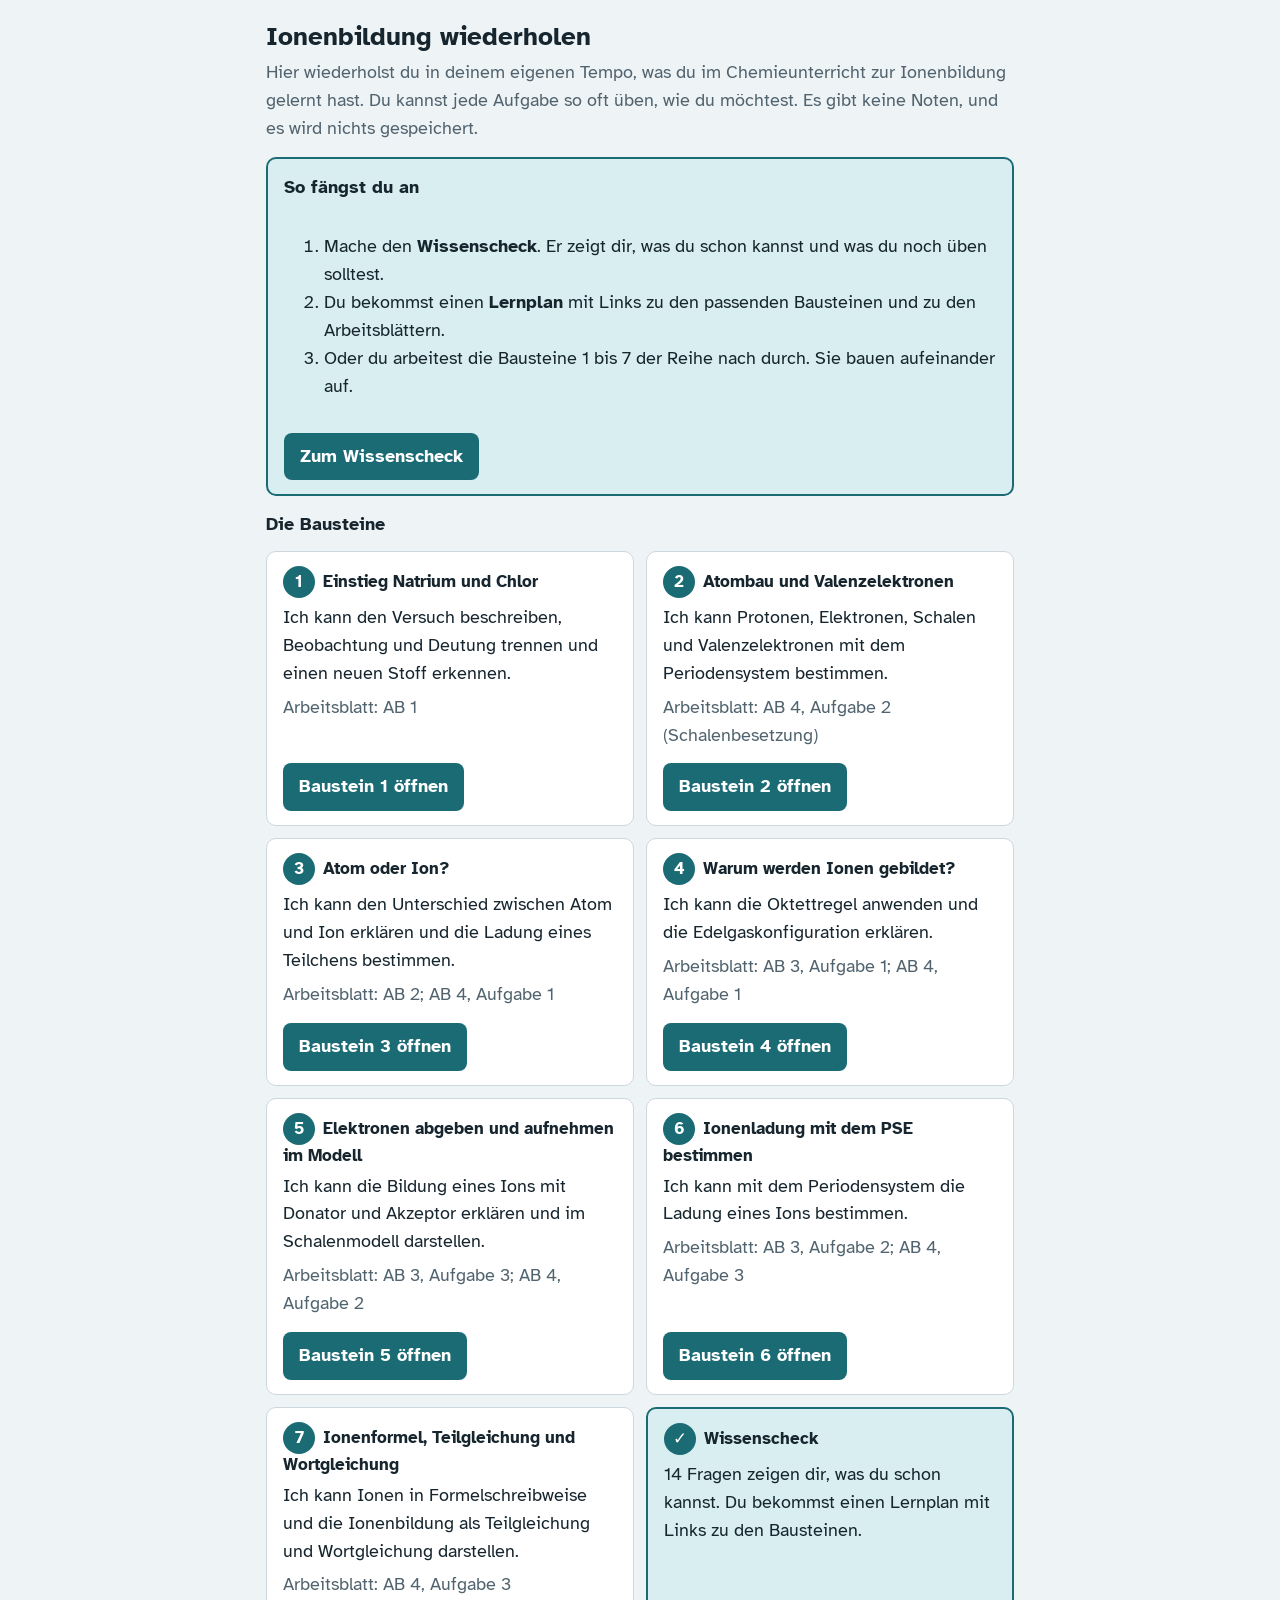
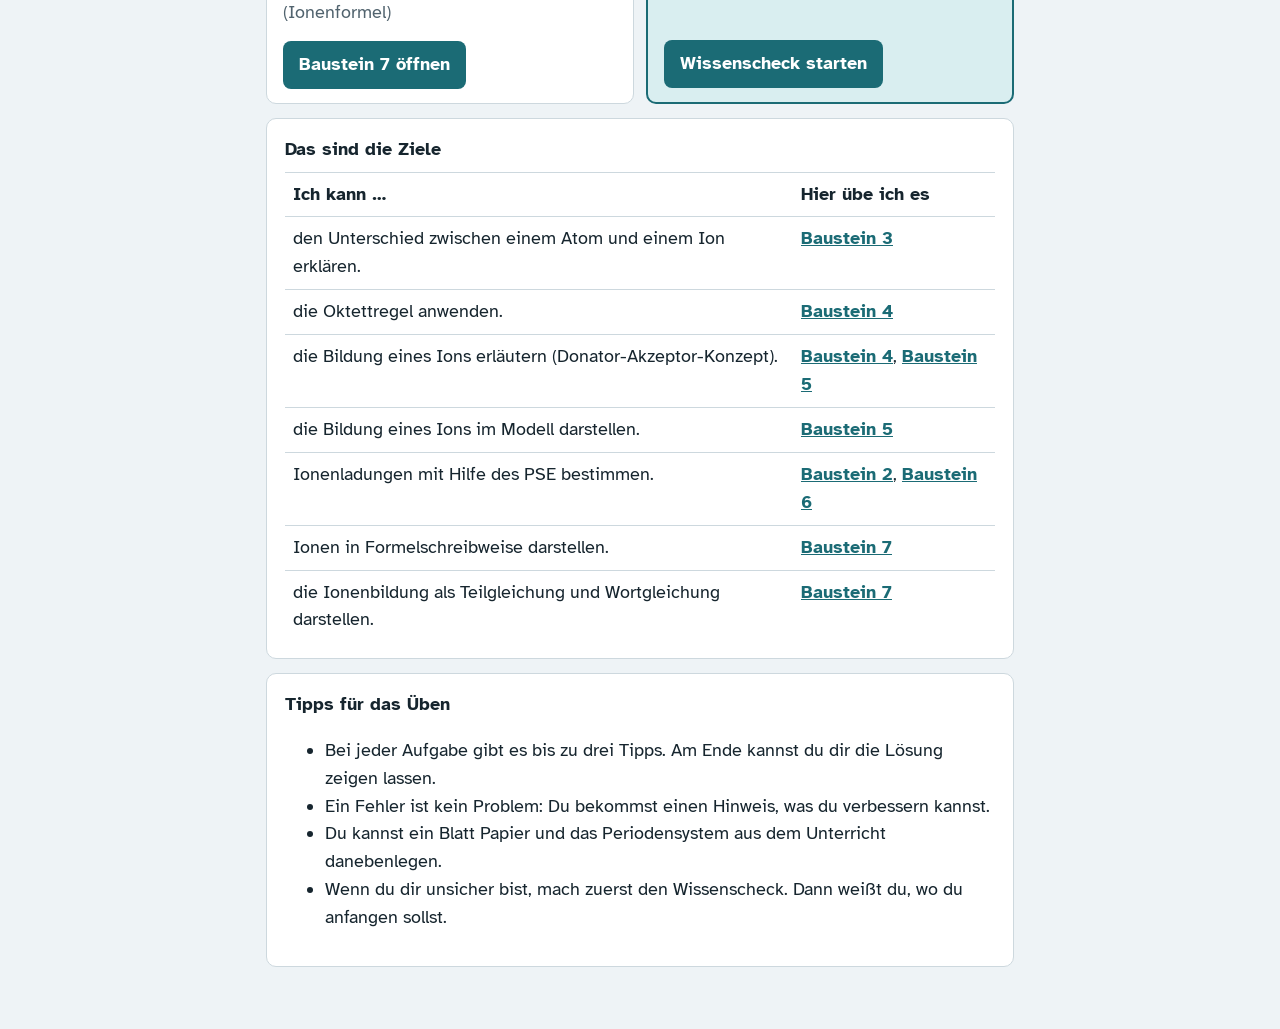
<file: index.html>
<!DOCTYPE html>
<html lang="de">
<head>
<meta charset="utf-8">
<meta name="viewport" content="width=device-width, initial-scale=1, viewport-fit=cover">
<title>Ionenbildung wiederholen</title>
<link rel="preconnect" href="https://fonts.googleapis.com">
<link rel="preconnect" href="https://fonts.gstatic.com" crossorigin>
<link href="https://fonts.googleapis.com/css2?family=Atkinson+Hyperlegible:wght@400;700&display=swap" rel="stylesheet">
<link rel="stylesheet" href="style.css">
</head>
<body>
<main>
<h1>Ionenbildung wiederholen</h1>
<p class="sub">Hier wiederholst du in deinem eigenen Tempo, was du im Chemieunterricht zur Ionenbildung gelernt hast. Du kannst jede Aufgabe so oft üben, wie du möchtest. Es gibt keine Noten, und es wird nichts gespeichert.</p>

<section class="card tile check">
<h2>So fängst du an</h2>
<ol>
<li>Mache den <b>Wissenscheck</b>. Er zeigt dir, was du schon kannst und was du noch üben solltest.</li>
<li>Du bekommst einen <b>Lernplan</b> mit Links zu den passenden Bausteinen und zu den Arbeitsblättern.</li>
<li>Oder du arbeitest die Bausteine 1 bis 7 der Reihe nach durch. Sie bauen aufeinander auf.</li>
</ol>
<p class="go"><a class="btnlink" href="wissenscheck.html">Zum Wissenscheck</a></p>
</section>

<h2>Die Bausteine</h2>
<div class="grid">

<section class="tile">
<h3><span class="badge">1</span>Einstieg Natrium und Chlor</h3>
<p>Ich kann den Versuch beschreiben, Beobachtung und Deutung trennen und einen neuen Stoff erkennen.</p>
<p class="sub">Arbeitsblatt: AB 1</p>
<p class="go"><a class="btnlink" href="baustein1.html">Baustein 1 öffnen</a></p>
</section>

<section class="tile">
<h3><span class="badge">2</span>Atombau und Valenzelektronen</h3>
<p>Ich kann Protonen, Elektronen, Schalen und Valenzelektronen mit dem Periodensystem bestimmen.</p>
<p class="sub">Arbeitsblatt: AB 4, Aufgabe 2 (Schalenbesetzung)</p>
<p class="go"><a class="btnlink" href="baustein2.html">Baustein 2 öffnen</a></p>
</section>

<section class="tile">
<h3><span class="badge">3</span>Atom oder Ion?</h3>
<p>Ich kann den Unterschied zwischen Atom und Ion erklären und die Ladung eines Teilchens bestimmen.</p>
<p class="sub">Arbeitsblatt: AB 2; AB 4, Aufgabe 1</p>
<p class="go"><a class="btnlink" href="baustein3.html">Baustein 3 öffnen</a></p>
</section>

<section class="tile">
<h3><span class="badge">4</span>Warum werden Ionen gebildet?</h3>
<p>Ich kann die Oktettregel anwenden und die Edelgaskonfiguration erklären.</p>
<p class="sub">Arbeitsblatt: AB 3, Aufgabe 1; AB 4, Aufgabe 1</p>
<p class="go"><a class="btnlink" href="baustein4.html">Baustein 4 öffnen</a></p>
</section>

<section class="tile">
<h3><span class="badge">5</span>Elektronen abgeben und aufnehmen im Modell</h3>
<p>Ich kann die Bildung eines Ions mit Donator und Akzeptor erklären und im Schalenmodell darstellen.</p>
<p class="sub">Arbeitsblatt: AB 3, Aufgabe 3; AB 4, Aufgabe 2</p>
<p class="go"><a class="btnlink" href="baustein5.html">Baustein 5 öffnen</a></p>
</section>

<section class="tile">
<h3><span class="badge">6</span>Ionenladung mit dem PSE bestimmen</h3>
<p>Ich kann mit dem Periodensystem die Ladung eines Ions bestimmen.</p>
<p class="sub">Arbeitsblatt: AB 3, Aufgabe 2; AB 4, Aufgabe 3</p>
<p class="go"><a class="btnlink" href="baustein6.html">Baustein 6 öffnen</a></p>
</section>

<section class="tile">
<h3><span class="badge">7</span>Ionenformel, Teilgleichung und Wortgleichung</h3>
<p>Ich kann Ionen in Formelschreibweise und die Ionenbildung als Teilgleichung und Wortgleichung darstellen.</p>
<p class="sub">Arbeitsblatt: AB 4, Aufgabe 3 (Ionenformel)</p>
<p class="go"><a class="btnlink" href="baustein7.html">Baustein 7 öffnen</a></p>
</section>

<section class="tile check">
<h3><span class="badge">✓</span>Wissenscheck</h3>
<p>14 Fragen zeigen dir, was du schon kannst. Du bekommst einen Lernplan mit Links zu den Bausteinen.</p>
<p class="go"><a class="btnlink" href="wissenscheck.html">Wissenscheck starten</a></p>
</section>

</div>

<section class="card">
<h2>Das sind die Ziele</h2>
<table class="kr">
<tr><th>Ich kann …</th><th>Hier übe ich es</th></tr>
<tr><td>den Unterschied zwischen einem Atom und einem Ion erklären.</td><td><a href="baustein3.html">Baustein 3</a></td></tr>
<tr><td>die Oktettregel anwenden.</td><td><a href="baustein4.html">Baustein 4</a></td></tr>
<tr><td>die Bildung eines Ions erläutern (Donator-Akzeptor-Konzept).</td><td><a href="baustein4.html">Baustein 4</a>, <a href="baustein5.html">Baustein 5</a></td></tr>
<tr><td>die Bildung eines Ions im Modell darstellen.</td><td><a href="baustein5.html">Baustein 5</a></td></tr>
<tr><td>Ionenladungen mit Hilfe des PSE bestimmen.</td><td><a href="baustein2.html">Baustein 2</a>, <a href="baustein6.html">Baustein 6</a></td></tr>
<tr><td>Ionen in Formelschreibweise darstellen.</td><td><a href="baustein7.html">Baustein 7</a></td></tr>
<tr><td>die Ionenbildung als Teilgleichung und Wortgleichung darstellen.</td><td><a href="baustein7.html">Baustein 7</a></td></tr>
</table>
</section>

<section class="card">
<h2>Tipps für das Üben</h2>
<ul>
<li>Bei jeder Aufgabe gibt es bis zu drei Tipps. Am Ende kannst du dir die Lösung zeigen lassen.</li>
<li>Ein Fehler ist kein Problem: Du bekommst einen Hinweis, was du verbessern kannst.</li>
<li>Du kannst ein Blatt Papier und das Periodensystem aus dem Unterricht danebenlegen.</li>
<li>Wenn du dir unsicher bist, mach zuerst den Wissenscheck. Dann weißt du, wo du anfangen sollst.</li>
</ul>
</section>
</main>
</body>
</html>
</file>
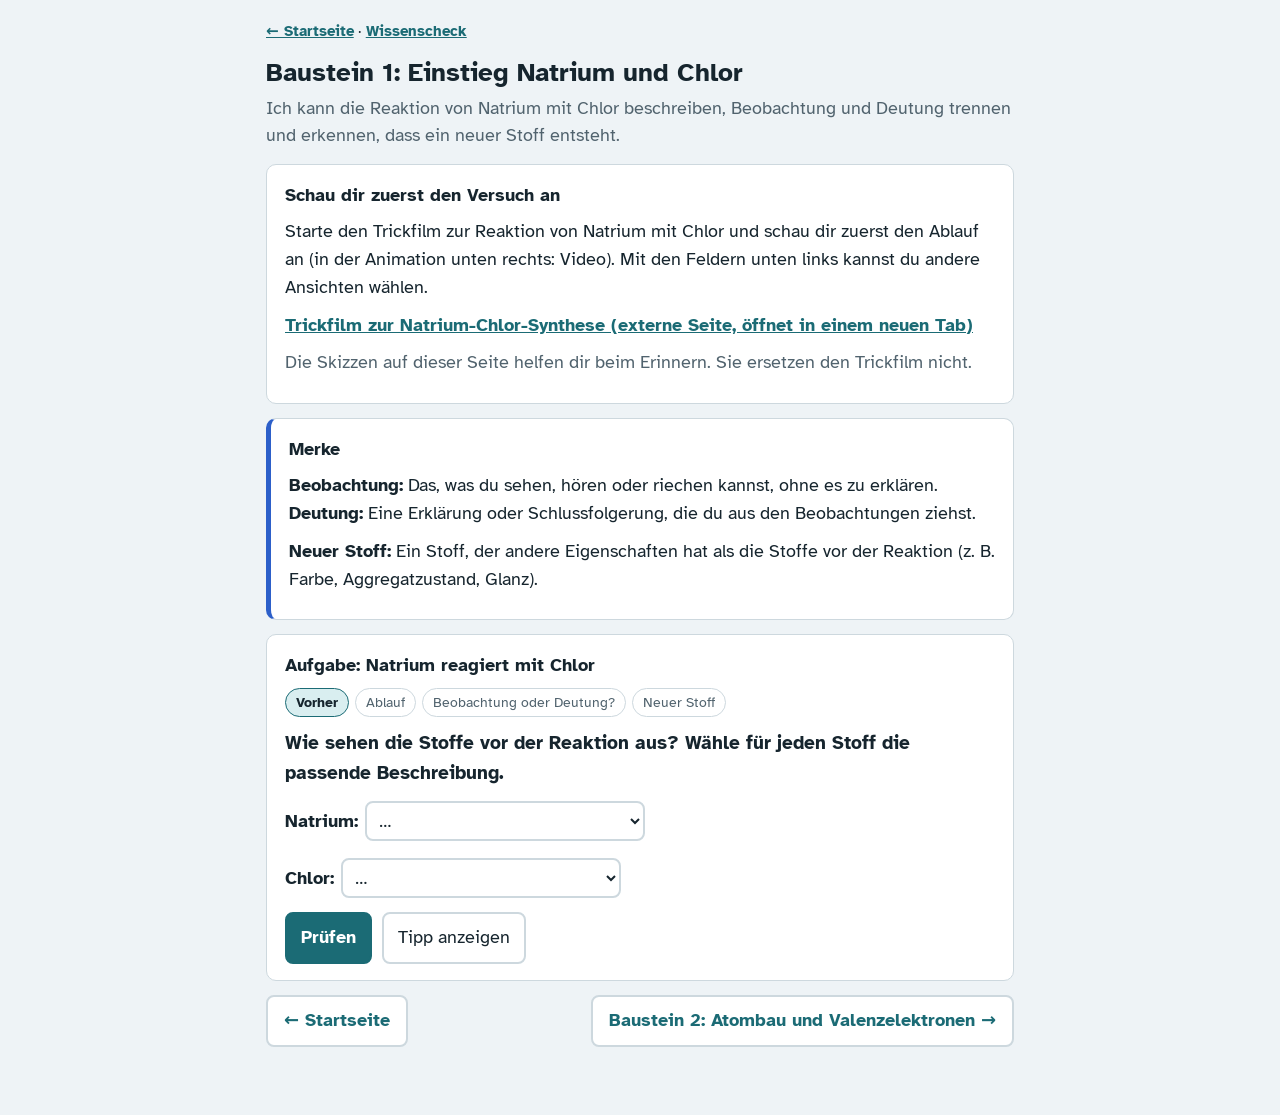
<file: baustein1.html>
<!DOCTYPE html>
<html lang="de">
<head>
<meta charset="utf-8">
<meta name="viewport" content="width=device-width, initial-scale=1, viewport-fit=cover">
<title>Baustein 1: Einstieg Natrium und Chlor</title>
<link rel="preconnect" href="https://fonts.googleapis.com">
<link rel="preconnect" href="https://fonts.gstatic.com" crossorigin>
<link href="https://fonts.googleapis.com/css2?family=Atkinson+Hyperlegible:wght@400;700&display=swap" rel="stylesheet">
<link rel="stylesheet" href="style.css">
</head>
<body>
<main>
<p class="navtop"><a href="index.html">← Startseite</a> · <a href="wissenscheck.html">Wissenscheck</a></p>
<h1>Baustein 1: Einstieg Natrium und Chlor</h1>
<p class="sub">Ich kann die Reaktion von Natrium mit Chlor beschreiben, Beobachtung und Deutung trennen und erkennen, dass ein neuer Stoff entsteht.</p>

<section class="card">
<h2>Schau dir zuerst den Versuch an</h2>
<p>Starte den Trickfilm zur Reaktion von Natrium mit Chlor und schau dir zuerst den Ablauf an (in der Animation unten rechts: Video). Mit den Feldern unten links kannst du andere Ansichten wählen.</p>
<p><a href="https://www.chemie-interaktiv.net/html5_flash/nacl_synthese_5.html" target="_blank" rel="noopener">Trickfilm zur Natrium-Chlor-Synthese (externe Seite, öffnet in einem neuen Tab)</a></p>
<p class="sub">Die Skizzen auf dieser Seite helfen dir beim Erinnern. Sie ersetzen den Trickfilm nicht.</p>
</section>

<section class="card merke">
<h2>Merke</h2>
<p><b>Beobachtung:</b> Das, was du sehen, hören oder riechen kannst, ohne es zu erklären.<br>
<b>Deutung:</b> Eine Erklärung oder Schlussfolgerung, die du aus den Beobachtungen ziehst.</p>
<p><b>Neuer Stoff:</b> Ein Stoff, der andere Eigenschaften hat als die Stoffe vor der Reaktion (z. B. Farbe, Aggregatzustand, Glanz).</p>
</section>

<section class="card" id="task"></section>
<nav class="navbot"><a href="index.html">← Startseite</a><a href="baustein2.html">Baustein 2: Atombau und Valenzelektronen →</a></nav>
</main>

<script>
const AMB="#e39b13";
const SW=k=>{
 const g={na:`<defs><linearGradient id="gn" x1="0" y1="0" x2="1" y2="1"><stop offset="0" stop-color="#cfd5dc"/><stop offset="1" stop-color="#7d8793"/></linearGradient></defs><rect x="22" y="18" width="76" height="44" rx="8" fill="url(#gn)"/><path d="M31 29 L62 25" stroke="#fff" stroke-opacity=".75" stroke-width="3" stroke-linecap="round"/>`,
  cl:`<defs><radialGradient id="gc"><stop offset="0" stop-color="#cfe8a8" stop-opacity=".95"/><stop offset="1" stop-color="#cfe8a8" stop-opacity="0"/></radialGradient></defs><circle cx="60" cy="40" r="36" fill="url(#gc)"/><circle cx="44" cy="46" r="20" fill="url(#gc)"/><circle cx="76" cy="34" r="20" fill="url(#gc)"/>`,
  nacl:[[28,40],[48,48],[68,38],[86,50],[40,26],[60,24],[78,26],[52,60],[72,58]].map(([x,y])=>`<rect x="${x}" y="${y}" width="14" height="14" rx="2" fill="#fff" stroke="#9aa6b2" stroke-width="1.5"/>`).join("")}[k];
 return `<svg viewBox="0 0 120 80" role="img" aria-label="Skizze"><title>Skizze</title>${g}</svg>`;
};
const swFig=(k,c)=>`<figure>${SW(k)}<figcaption>${c}</figcaption></figure>`;
function tube(p,c){
 const w=`<path d="M34 12 V138 a26 26 0 0 0 52 0 V12" fill="none" stroke="var(--mut)" stroke-width="3"/>`;
 const bead=`<circle cx="60" cy="152" r="13" fill="#c9d0d8" stroke="#e58a1f" stroke-width="3"/>`;
 const b=[
  `<circle cx="60" cy="150" r="24" fill="#ffb24d" opacity=".35"/>${bead}`,
  `<rect x="37" y="40" width="46" height="124" rx="6" fill="#cfe8b0" opacity=".6"/>${bead}<path d="M60 4 v22 m-6 -8 l6 8 l6 -8" stroke="#6aa33a" stroke-width="3" fill="none"/>`,
  `<circle cx="60" cy="145" r="30" fill="#fff7c2" stroke="#f2b134" stroke-width="3"/><path d="M60 105 v80 M20 145 h80 M32 117 l56 56 M88 117 l-56 56" stroke="#f2b134" stroke-width="2"/>`,
  `<ellipse cx="52" cy="62" rx="14" ry="22" fill="var(--card)" stroke="var(--line)"/><ellipse cx="70" cy="40" rx="12" ry="18" fill="var(--card)" stroke="var(--line)"/><rect x="34" y="72" width="7" height="50" fill="var(--card)" stroke="var(--line)"/><circle cx="60" cy="158" r="11" fill="#8d96a1"/>`][p];
 return `<figure><svg viewBox="0 0 120 180" role="img" aria-label="Skizze Reagenzglas"><title>Skizze Reagenzglas</title>${b}${w}</svg><figcaption>${c}</figcaption></figure>`;
}

const EV=[
 "Das Natriumstück wird erwärmt und schmilzt zu einer Kugel.",
 "Das Natrium fließt auseinander und wird an der Oberfläche gasförmig.",
 "Chlorgas strömt ein und trifft auf das Natrium.",
 "Es entsteht eine weiße, grelle Flamme. Sie wird ohne weiteres Erwärmen immer intensiver.",
 "Weißer Rauch steigt auf. Am Ende liegen Feststoffe im Reagenzglas."
];
const PERM=[2,4,0,3,1];
const ST=[
 {t:"Das Natriumstück schmilzt zu einer Kugel.",k:"b"},
 {t:"Beim Kontakt mit dem Chlorgas entsteht eine weiße, grelle Flamme.",k:"b"},
 {t:"Weißer Rauch steigt im Reagenzglas auf.",k:"b"},
 {t:"An der Glaswand bildet sich ein weißer Feststoff.",k:"b"},
 {t:"Das Natrium verbrennt.",k:"d"},
 {t:"Es entsteht ein neuer Stoff.",k:"d"},
 {t:"Die Reaktion setzt Energie frei.",k:"d"},
 {t:"Natrium und Chlor haben sich chemisch verändert.",k:"d"}
];
const PERM2=[3,6,1,4,7,0,5,2];
const NEW=[
 {l:"Der weiße Feststoff hat andere Eigenschaften als Natrium (grau, glänzend) und Chlor (Gas).",v:"ok"},
 {l:"Das Natrium wurde erwärmt und ist geschmolzen.",v:"sch"},
 {l:"Es gab eine Flamme.",v:"fl"},
 {l:"Die Stoffe sind einfach verschwunden.",v:"ver"}
];
const PN=[2,0,3,1];
const BANK=["grauer, glänzender Feststoff","blassgrünes, fast farbloses Gas","weißer Feststoff","farblose Flüssigkeit"];
const rot=(a,i)=>a.map((_,j)=>a[(j+i)%a.length]);

const S=[
 {nm:"Vorher",type:"gaps",q:"Wie sehen die Stoffe vor der Reaktion aus? Wähle für jeden Stoff die passende Beschreibung.",
  gaps:[{lab:"Natrium",ok:BANK[0]},{lab:"Chlor",ok:BANK[1]}],
  tips:["Schau dir den Trickfilm an oder die Skizzen. Achte auf Farbe, Glanz und darauf, ob der Stoff fest, flüssig oder gasförmig ist.",
        "Natrium ist ein Metall: fest und glänzend. Chlor ist bei Raumtemperatur ein Gas. Mit diesem Tipp erscheinen die Skizzen der Stoffe.",
        "Beispiel Wasser: farblose Flüssigkeit. Beschreibe Natrium und Chlor in derselben Weise."],
  badGap:["Natrium ist ein Metall. Wie sieht es aus, und ist es fest, flüssig oder gasförmig?","Chlor ist bei Raumtemperatur ein Gas. Welche Farbe hat es?"],
  sol:"Natrium: grauer, glänzender Feststoff. Chlor: blassgrünes, fast farbloses Gas.",done:"Richtig: Natrium ist ein grauer, glänzender Feststoff, Chlor ein blassgrünes, fast farbloses Gas."},
 {nm:"Ablauf",type:"order",q:"Bringe die Beobachtungen in die richtige Reihenfolge. Klicke sie nacheinander an.",
  tips:["Überlege: Was passiert mit dem Natrium zuerst, wenn es erwärmt wird?","Die Flamme entsteht erst, wenn Chlorgas auf das Natrium trifft. Der Rauch steigt erst auf, wenn die Flamme brennt. Mit diesem Tipp erscheinen die Skizzen des Ablaufs.","Beispiel Kerze: Docht anzünden, Wachs schmilzt, Flamme brennt, Ruß entsteht. Ordne den Versuch ebenso."],
  sol:EV.map((e,i)=>`${i+1}. ${e}`).join("<br>"),done:"Richtig: Das ist der Ablauf des Versuchs."},
 {nm:"Beobachtung oder Deutung?",type:"classify",q:"Ordne jede Aussage zu: Ist sie eine Beobachtung oder eine Deutung?",
  tips:["Beobachtung: Das kannst du sehen, hören oder riechen. Deutung: Eine Erklärung oder Schlussfolgerung.","Frage dich bei jeder Aussage: Habe ich das im Trickfilm direkt gesehen, oder erkläre ich etwas?","Beispiel: „Blasen steigen auf“ ist eine Beobachtung. „Das Wasser siedet“ ist eine Deutung."],
  sol:"Beobachtungen: Schmelzen zur Kugel, weiße Flamme, weißer Rauch, weißer Feststoff an der Glaswand. Deutungen: Natrium verbrennt, neuer Stoff, Energie frei, chemische Veränderung.",done:"Richtig: Alle Aussagen sind richtig zugeordnet."},
 {nm:"Neuer Stoff",type:"choice",q:"Woran erkennst du in diesem Versuch, dass ein neuer Stoff entstanden ist?",opts:NEW,ok:"ok",
  tips:["Ein neuer Stoff hat andere Eigenschaften als die Stoffe vor der Reaktion.","Vergleiche: Wie sehen Natrium und Chlor vorher aus, und wie sieht der Feststoff an der Glaswand aus?","Beispiel: Aus Zucker und Hitze entsteht Karamell. Karamell hat andere Eigenschaften als Zucker. Das zeigt den neuen Stoff."],
  sol:NEW[0].l,
  bad:v=>v==="sch"?"Schmelzen ist nur eine Änderung des Aggregatzustands. Natrium bleibt dabei Natrium.":v==="fl"?"Eine Flamme zeigt, dass Energie frei wird. Einen neuen Stoff erkennt man an neuen Eigenschaften.":"Stoffe verschwinden nicht. Sie wandeln sich in andere Stoffe um.",
  done:"Richtig: Der weiße Feststoff hat neue Eigenschaften. Es ist ein neuer Stoff (Natriumchlorid, Kochsalz)."}
];
const SK=[
 ["Das Aussehen der Stoffe vor der Reaktion beschreiben","AB 1, Aufgabe 1"],
 ["Den Ablauf der Reaktion in der richtigen Reihenfolge wiedergeben","AB 1, Aufgabe 1"],
 ["Beobachtung und Deutung trennen","AB 1, Aufgabe 1"],
 ["Einen neuen Stoff erkennen","AB 1, Aufgabe 1"]
];

let s=0,hint=0,solved=false,fb=null,over=false,end=false,picked=null,ans=[],sel=[],cl=[],chk=[],err=[false,false,false,false];

function gfx(){
 const h2=hint>=2||solved;
 if(s===0&&h2)return `<div class="film sw">${swFig("na","Natrium")}${swFig("cl","Chlor")}</div>`;
 if(s===1&&h2)return `<div class="film">${[0,1,2,3].map(p=>tube(p,["Erwärmen, Natrium schmilzt","Chlorgas strömt ein","Weiße, grelle Flamme","Rauch und Feststoffe"][p])).join("")}</div>`;
 if(s===3&&solved)return `<div class="film sw">${swFig("na","Natrium<br>grau, glänzend")}<div class="mid">+</div>${swFig("cl","Chlor<br>blassgrünes Gas")}<div class="mid">→</div>${swFig("nacl","weißer Feststoff<br>neuer Stoff")}</div>`;
 return "";
}
function ui(c){
 if(c.type==="choice")return `<div class="opts w">`+PN.map(i=>c.opts[i]).map((o)=>{const cc=solved&&o.v===c.ok?"right":(picked===o.v&&!solved)?"wrong":"";return `<button class="${cc}" ${solved?"disabled":""} onclick="pick('${o.v}')">${o.l}</button>`}).join("")+"</div>";
 if(c.type==="gaps")return c.gaps.map((g,j)=>`<p class="cloze"><b>${g.lab}:</b> <select class="${chk[j]===true?"right":chk[j]===false?"wrong":""}" ${solved?"disabled":""} onchange="setSel(${j},this.value)"><option value="">…</option>${rot(BANK,j).map(x=>`<option ${sel[j]===x?"selected":""}>${x}</option>`).join("")}</select></p>`).join("");
 if(c.type==="order"){
  let h=`<ol class="seq">`+sel.map(j=>`<li>${EV[PERM[j]]}</li>`).join("")+"</ol>";
  h+=`<div class="opts w">`+PERM.map((id,j)=>`<button ${solved||sel.includes(j)?"disabled":""} onclick="addEv(${j})">${EV[id]}</button>`).join("")+"</div>";
  if(!solved)h+=`<div class="row"><button onclick="sel.pop();fb=null;render()">Zurück</button><button onclick="sel=[];fb=null;render()">Löschen</button></div>`;
  return h;
 }
 if(c.type==="classify")return `<ul class="stmts">`+PERM2.map(id=>{const it=ST[id],v=cl[id],st=chk[id]===true?"right":chk[id]===false?"wrong":"";
  return `<li class="${st}"><span>${it.t}</span><span class="seg"><button class="${v==="b"?"on":""}" ${solved?"disabled":""} onclick="setCl(${id},'b')">Beobachtung</button> <button class="${v==="d"?"on":""}" ${solved?"disabled":""} onclick="setCl(${id},'d')">Deutung</button></span></li>`}).join("")+"</ul>";
}
function render(){
 const el=document.getElementById("task");
 if(end)return result(el);
 let h=`<h2>Aufgabe: Natrium reagiert mit Chlor</h2><div class="chips">${S.map((x,i)=>`<span class="chip ${over||i<s?"done":i===s?"cur":""}">${x.nm}</span>`).join("")}</div>`;
 ans.forEach(a=>h+=`<p class="recap">✓ ${a}</p>`);
 if(over){
  h+=`<div class="fb ok"><b>Das weißt du jetzt</b><div class="film sw">${swFig("na","Natrium")}<div class="mid">+</div>${swFig("cl","Chlor")}<div class="mid">→</div>${swFig("nacl","weißer Feststoff")}</div>
  <p>Natrium (grauer, glänzender Feststoff) reagiert mit Chlor (blassgrünes Gas). Es gibt eine weiße, grelle Flamme und weißen Rauch. Am Ende entsteht ein weißer Feststoff, ein neuer Stoff mit neuen Eigenschaften.</p>
  <p>Offen bleibt die Frage: Was passiert dabei mit den kleinsten Teilchen? Das klären die nächsten Bausteine.</p></div>
  <div class="row"><button class="main" onclick="end=true;render()">Auswertung ansehen</button></div>`;
  el.innerHTML=h;return;
 }
 const c=S[s];
 h+=`<p class="q">${c.q}</p>`+gfx()+ui(c);
 if(fb)h+=`<div class="fb ${fb.k}">${fb.t}</div>`;
 for(let i=0;i<hint;i++)h+=`<div class="tip"><b>Tipp ${i+1}:</b> ${c.tips[i]}</div>`;
 h+='<div class="row">';
 if(solved)h+=`<button class="main" onclick="nextStep()">${s<S.length-1?"Weiter":"Ergebnis ansehen"}</button>`;
 else{
  if(c.type!=="choice")h+=`<button class="main" onclick="check()">Prüfen</button>`;
  if(hint<3)h+=`<button onclick="moreHint()">Tipp anzeigen</button>`;
  else h+=`<button onclick="showSol()">Lösung zeigen</button>`;
 }
 h+="</div>";
 el.innerHTML=h;
}
function wrong(msg){err[s]=true;hint=Math.min(3,hint+1);fb={k:"bad",t:"Fast. "+msg};render()}
function info(msg){fb={k:"bad",t:msg};render()}
function setSel(j,v){sel[j]=v;chk[j]=undefined}
function setCl(id,v){if(solved)return;cl[id]=v;chk[id]=undefined;fb=null;render()}
function addEv(j){if(solved||sel.includes(j)||sel.length>=5)return;sel.push(j);fb=null;render()}
function pick(v){
 if(solved)return;const c=S[s];picked=v;
 if(v===c.ok){solved=true;fb={k:"ok",t:c.done};render()}else wrong(c.bad(v));
}
function check(){
 const c=S[s];
 if(c.type==="gaps"){
  if(c.gaps.some((g,j)=>!sel[j]))return info("Wähle für beide Stoffe eine Beschreibung.");
  chk=c.gaps.map((g,j)=>sel[j]===g.ok);
  if(chk.every(Boolean)){solved=true;fb={k:"ok",t:c.done};render()}else wrong(c.badGap[chk.indexOf(false)]);
 }else if(c.type==="order"){
  if(sel.length<5)return info("Wähle alle fünf Beobachtungen aus.");
  const g=sel.map(j=>PERM[j]);
  if(g.every((x,i)=>x===i)){solved=true;fb={k:"ok",t:c.done};render()}
  else wrong(g.indexOf(3)<g.indexOf(2)?"Die Flamme entsteht erst, wenn Chlorgas auf das Natrium trifft.":g.indexOf(4)<g.indexOf(3)?"Der Rauch steigt erst auf, wenn die Flamme brennt.":"Die Reihenfolge stimmt noch nicht. Was passiert zuerst, was zuletzt?");
 }else if(c.type==="classify"){
  if(ST.some((x,i)=>!cl[i]))return info("Ordne alle Aussagen zu.");
  chk=ST.map((x,i)=>cl[i]===x.k);
  if(chk.every(Boolean)){solved=true;fb={k:"ok",t:c.done};render()}
  else{const i=chk.indexOf(false);wrong(ST[i].k==="d"?`„${ST[i].t}“ ist eine Erklärung, nichts, was man direkt sieht: eine Deutung.`:`„${ST[i].t}“ kann man direkt sehen: eine Beobachtung.`)}
 }
}
function moreHint(){hint=Math.min(3,hint+1);render()}
function showSol(){
 const c=S[s];err[s]=true;solved=true;picked=null;
 if(c.type==="gaps"){sel=c.gaps.map(g=>g.ok);chk=sel.map(()=>true)}
 if(c.type==="order"){sel=[0,1,2,3,4].map(id=>PERM.indexOf(id))}
 if(c.type==="classify"){ST.forEach((x,i)=>cl[i]=x.k);chk=ST.map(()=>true)}
 fb={k:"ok",t:"Lösung: "+c.sol,sol:true};render();
}
function nextStep(){
 const c=S[s];
 ans.push(fb&&fb.sol?"Lösung angesehen":c.done.replace(/^Richtig: /,""));
 s++;hint=0;solved=false;fb=null;picked=null;sel=[];cl=[];chk=[];
 if(s>=S.length)over=true;
 render();
}
function result(el){
 let h=`<h2>Deine Auswertung</h2><p>So sicher bist du bei den vier Teilschritten:</p><table class="res">`;
 SK.forEach((k,j)=>{
  const n=err[j]?1:0,gr=n===0?"g":"y",lab=n===0?"✓ sicher":"~ noch einmal ansehen";
  h+=`<tr><td><b>${k[0]}</b></td><td><span class="amp ${gr}">${lab}</span></td></tr>
  <tr><td colspan="2" style="border-top:0;padding-top:0">${n===0?"Das kannst du schon.":`Webseite: Diesen Baustein noch einmal durcharbeiten <button onclick="restart()" style="min-height:32px;padding:2px 10px">Noch einmal</button><br>Arbeitsblatt: ${k[1]}`}</td></tr>`;
 });
 h+=`</table><p class="note">Weiter geht es mit <a href="baustein2.html">Baustein 2: Atombau und Valenzelektronen</a>.</p><div class="row"><button class="main" onclick="restart()">Noch einmal beginnen</button></div>`;
 el.innerHTML=h;
}
function restart(){s=0;hint=0;solved=false;fb=null;over=false;end=false;picked=null;ans=[];sel=[];cl=[];chk=[];err=[false,false,false,false];render()}
render();
</script>
</body>
</html>
</file>
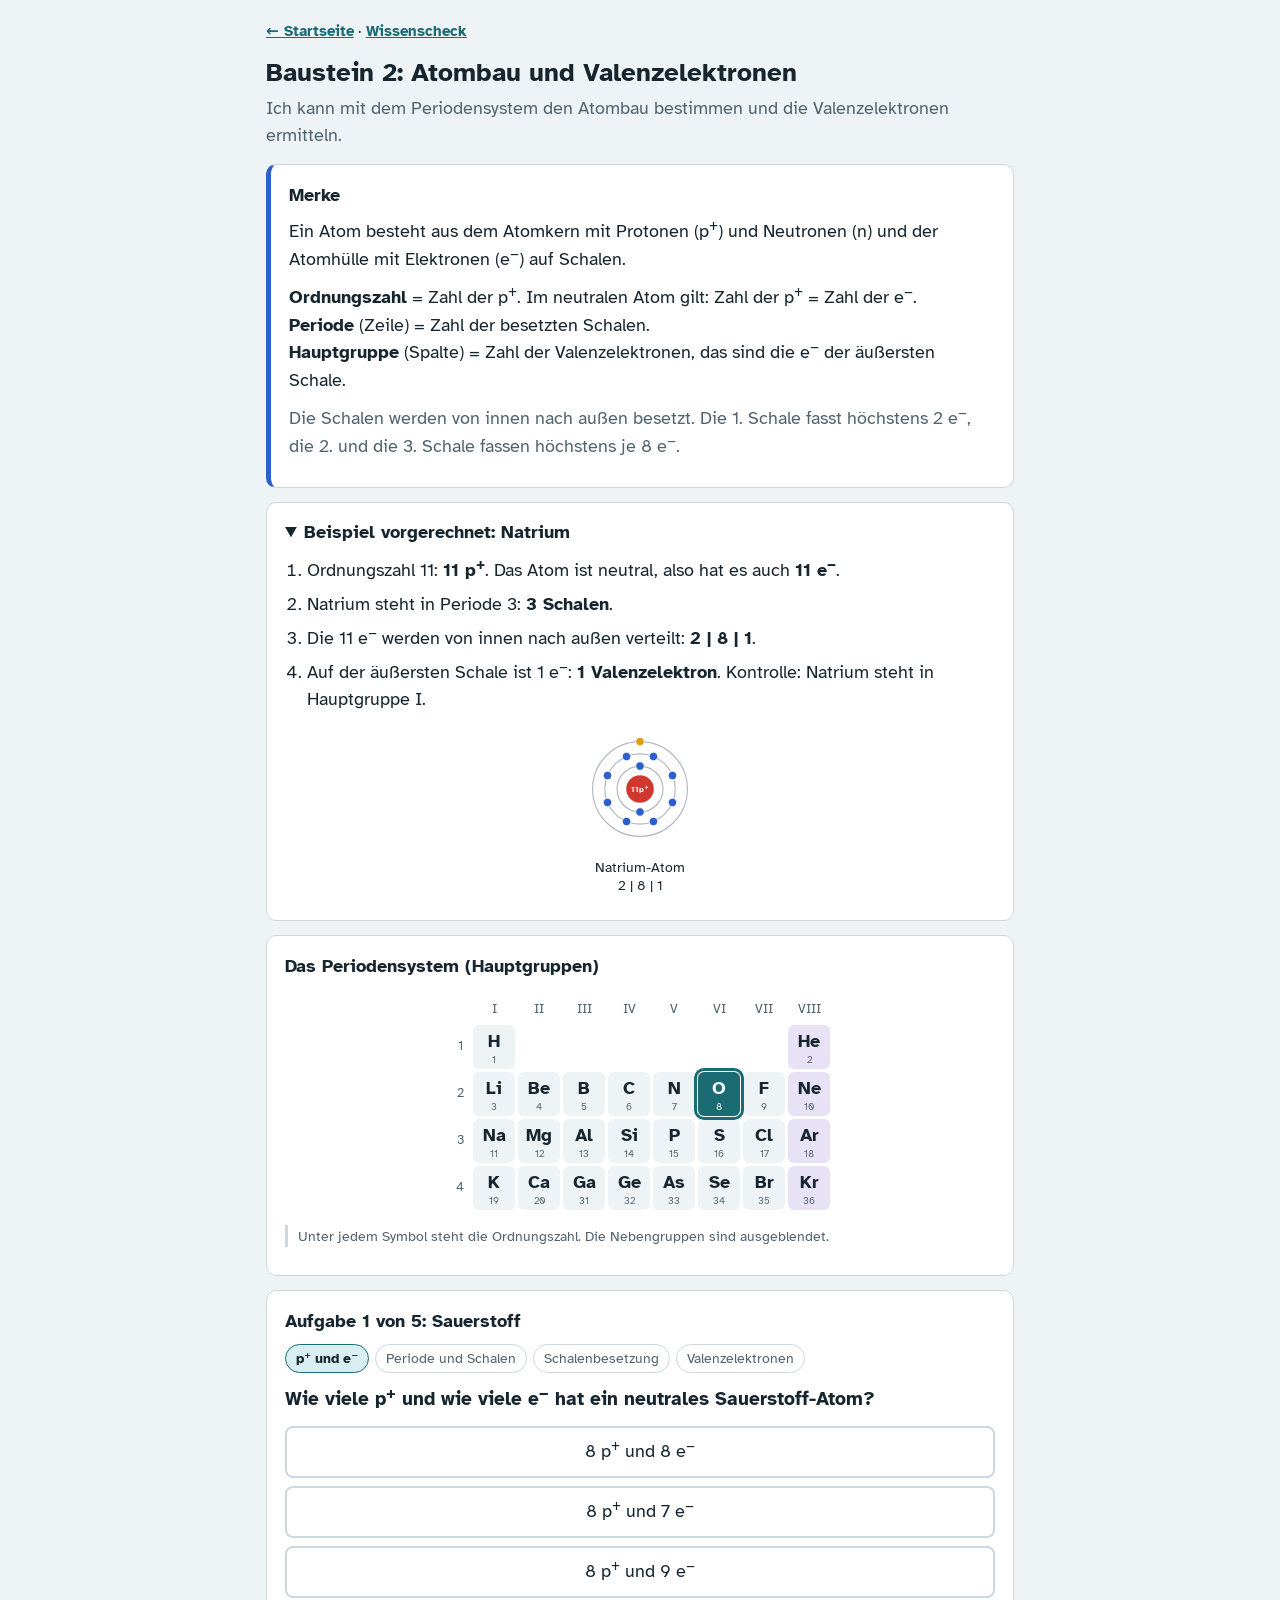
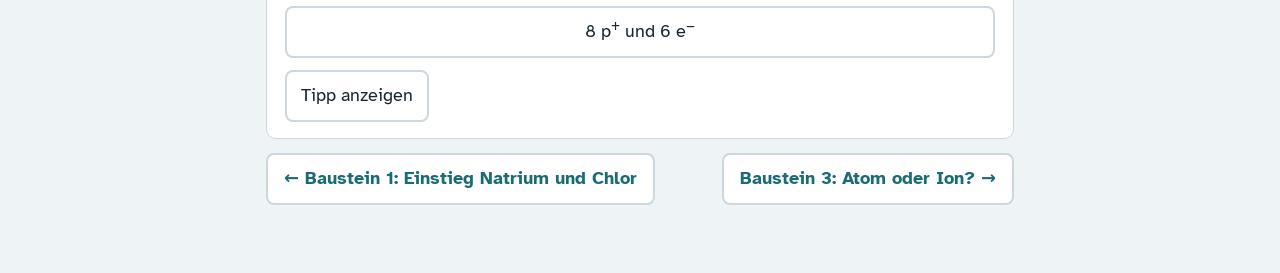
<file: baustein2.html>
<!DOCTYPE html>
<html lang="de">
<head>
<meta charset="utf-8">
<meta name="viewport" content="width=device-width, initial-scale=1, viewport-fit=cover">
<title>Baustein 2: Atombau und Valenzelektronen</title>
<link rel="preconnect" href="https://fonts.googleapis.com">
<link rel="preconnect" href="https://fonts.gstatic.com" crossorigin>
<link href="https://fonts.googleapis.com/css2?family=Atkinson+Hyperlegible:wght@400;700&display=swap" rel="stylesheet">
<link rel="stylesheet" href="style.css">
</head>
<body>
<main>
<p class="navtop"><a href="index.html">← Startseite</a> · <a href="wissenscheck.html">Wissenscheck</a></p>
<h1>Baustein 2: Atombau und Valenzelektronen</h1>
<p class="sub">Ich kann mit dem Periodensystem den Atombau bestimmen und die Valenzelektronen ermitteln.</p>

<section class="card merke">
<h2>Merke</h2>
<p>Ein Atom besteht aus dem Atomkern mit Protonen (p<sup>+</sup>) und Neutronen (n) und der Atomhülle mit Elektronen (e<sup>−</sup>) auf Schalen.</p>
<p><b>Ordnungszahl</b> = Zahl der p<sup>+</sup>. Im neutralen Atom gilt: Zahl der p<sup>+</sup> = Zahl der e<sup>−</sup>.<br>
<b>Periode</b> (Zeile) = Zahl der besetzten Schalen.<br>
<b>Hauptgruppe</b> (Spalte) = Zahl der Valenzelektronen, das sind die e<sup>−</sup> der äußersten Schale.</p>
<p class="sub">Die Schalen werden von innen nach außen besetzt. Die 1. Schale fasst höchstens 2 e<sup>−</sup>, die 2. und die 3. Schale fassen höchstens je 8 e<sup>−</sup>.</p>
</section>

<details class="card" open>
<summary>Beispiel vorgerechnet: Natrium</summary>
<ol>
<li>Ordnungszahl 11: <b>11 p<sup>+</sup></b>. Das Atom ist neutral, also hat es auch <b>11 e<sup>−</sup></b>.</li>
<li>Natrium steht in Periode 3: <b>3 Schalen</b>.</li>
<li>Die 11 e<sup>−</sup> werden von innen nach außen verteilt: <b>2 | 8 | 1</b>.</li>
<li>Auf der äußersten Schale ist 1 e<sup>−</sup>: <b>1 Valenzelektron</b>. Kontrolle: Natrium steht in Hauptgruppe I.</li>
</ol>
<div class="pair" id="exfig"></div>
</details>

<section class="card">
<h2>Das Periodensystem (Hauptgruppen)</h2>
<div class="scroll" id="pse"></div>
<p class="note">Unter jedem Symbol steht die Ordnungszahl. Die Nebengruppen sind ausgeblendet.</p>
</section>

<section class="card" id="task"></section>
<nav class="navbot"><a href="baustein1.html">← Baustein 1: Einstieg Natrium und Chlor</a><a href="baustein3.html">Baustein 3: Atom oder Ion? →</a></nav>
</main>

<script>
const R=[["H","","","","","","","He"],["Li","Be","B","C","N","O","F","Ne"],["Na","Mg","Al","Si","P","S","Cl","Ar"],["K","Ca","Ga","Ge","As","Se","Br","Kr"]];
const Z={H:1,He:2,Li:3,Be:4,B:5,C:6,N:7,O:8,F:9,Ne:10,Na:11,Mg:12,Al:13,Si:14,P:15,S:16,Cl:17,Ar:18,K:19,Ca:20,Ga:31,Ge:32,As:33,Se:34,Br:35,Kr:36};
const RO=["I","II","III","IV","V","VI","VII","VIII"];
const E="e<sup>−</sup>",P="p<sup>+</sup>",AMB="#e39b13";
const g=(z,caps)=>{const o=[];let r=z;for(const c of caps){if(r<=0)break;const m=Math.min(c,r);o.push(m);r-=m}return o};
const cfg=n=>g(n,[2,8,8,18]);
const T=[["Sauerstoff","O"],["Magnesium","Mg"],["Chlor","Cl"],["Aluminium","Al"],["Calcium","Ca"]].map(([n,s])=>{
  const r=R.findIndex((row,i)=>i>0&&row.includes(s)),c=R[r].indexOf(s),z=Z[s],conf=cfg(z);
  return{n,s,r,c,z,conf,per:r+1,hg:c+1,ve:conf[conf.length-1]};
});
const SK=[
 ["Zahl der "+P+" und "+E+" aus der Ordnungszahl","noch kein Arbeitsblatt"],
 ["Schalenzahl aus der Periode","noch kein Arbeitsblatt"],
 ["Schalenbesetzung (2 | 8 | 8 …)","AB 4, Aufgabe 2"],
 ["Valenzelektronen bestimmen","noch kein Arbeitsblatt"]
];
const NAMES=["p⁺ und e⁻","Periode und Schalen","Schalenbesetzung","Valenzelektronen"];
const nums=a=>a.map(v=>({l:v,v}));
const rot=(a,i)=>a.map((_,j)=>a[(j+i)%a.length]);

function fig(z,e,o={}){
 const sh=o.rings?Array(o.rings).fill(0):cfg(e),ns=sh.length,cx=85,cy=85;
 let h=`<circle cx="${cx}" cy="${cy}" r="18" fill="var(--pro)"/><text x="${cx}" y="${cy+4}" text-anchor="middle" font-size="11" font-weight="700" fill="#fff">${z}p⁺</text>`;
 sh.forEach((n,i)=>{
  const rad=30+16*i,last=i===ns-1;
  h+=`<circle cx="${cx}" cy="${cy}" r="${rad}" fill="none" stroke="var(--mut)" stroke-opacity=".45" stroke-width="1.5"/>`;
  for(let j=0;j<n;j++){
   const a=-Math.PI/2+j*2*Math.PI/n+(i%2?Math.PI/n:0),x=(cx+rad*Math.cos(a)).toFixed(1),y=(cy+rad*Math.sin(a)).toFixed(1),hi=last&&o.hi&&j>=n-o.hi;
   h+=`<circle cx="${x}" cy="${y}" r="5.5" fill="${hi?AMB:"var(--ele)"}" stroke="var(--card)" stroke-width="1"/>`;
  }
 });
 return `<figure><svg viewBox="0 0 170 170" role="img" aria-label="Schalenmodell"><title>Schalenmodell</title>${h}</svg><figcaption>${o.cap||""}</figcaption></figure>`;
}
function distract(t){
 const z=t.z,k=t.conf.length,base=Math.floor(z/k),rem=z%k,even=Array.from({length:k},(_,j)=>base+(j<rem?1:0));
 const seen=new Set([t.conf.join(" | ")]),o=[];
 [[...t.conf].reverse(),g(z,[8,8,8,18]),even,[2,z-2]].forEach(a=>{const x=a.join(" | ");if(!seen.has(x)){seen.add(x);o.push(x)}});
 return o.slice(0,3);
}
function steps(t,i){
 const z=t.z,cs=t.conf.join(" | "),d=distract(t).slice();d.splice(i%4,0,cs);
 return[
 {q:`Wie viele ${P} und wie viele ${E} hat ein neutrales ${t.n}-Atom?`,wide:true,ok:"ok",
  opts:rot([{l:`${z} ${P} und ${z} ${E}`,v:"ok"},{l:`${z} ${P} und ${z-1} ${E}`,v:"m"},{l:`${z} ${P} und ${z+1} ${E}`,v:"p"},{l:`${z} ${P} und ${t.ve} ${E}`,v:"ve"}],i),
  tips:[`Die Ordnungszahl steht im Periodensystem unter dem Elementsymbol (${t.s}). Sie gibt die Zahl der ${P} im Kern an.`,
        `Ein Atom ist elektrisch neutral: Die positive Ladung der ${P} und die negative Ladung der ${E} heben sich auf. Was folgt daraus für die Anzahl?`,
        `Beispiel Natrium: Ordnungszahl 11, also 11 ${P}. Neutral heißt: ebenfalls 11 ${E}.`],
  sol:`${t.s} hat die Ordnungszahl ${z}: ${z} ${P}. Im neutralen Atom gibt es ebenso viele ${E}, also ${z}.`,
  bad:v=>v==="ve"?`Das wären nur die Valenzelektronen. Das neutrale Atom hat insgesamt so viele ${E} wie ${P}.`:`Im neutralen Atom heben sich die Ladungen auf: Es sind gleich viele ${P} und ${E}.`,
  done:`Richtig: ${z} ${P} und ${z} ${E}.`},
 {q:`Wie viele Schalen hat ein ${t.n}-Atom? Die Periode im Periodensystem verrät es.`,opts:nums([1,2,3,4]),ok:t.per,
  tips:[`Perioden sind die Zeilen des Periodensystems. Die Nummer steht links neben der Zeile.`,
        `Die Nummer der Periode ist gleich der Zahl der besetzten Schalen. Mit diesem Tipp erscheinen die Schalen.`,
        `Beispiel Natrium: Es steht in der dritten Zeile, also in Periode 3, und hat 3 Schalen.`],
  sol:`${t.n} steht in Periode ${t.per}, es hat ${t.per} Schalen.`,
  bad:v=>v===t.hg?`Das ist die Hauptgruppe (Spalte). Die Schalenzahl zeigt die Periode (Zeile).`:`Das stimmt noch nicht. Suche ${t.s} und lies die Nummer der Zeile ab.`,
  done:`Richtig: Periode ${t.per}, also ${t.per} Schalen.`},
 {q:`Wie verteilen sich die ${z} ${E} des ${t.n}-Atoms auf die Schalen (von innen nach außen)?`,wide:true,opts:d.map(x=>({l:x,v:x})),ok:cs,
  tips:[`Die Schalen werden von innen nach außen besetzt. Die erste Schale fasst höchstens 2 ${E}, die zweite und die dritte höchstens je 8 ${E}.`,
        `Fülle der Reihe nach: erste Schale 2, zweite Schale 8, und so weiter, bis alle ${z} ${E} verteilt sind. Mit diesem Tipp erscheint das Schalenmodell.`,
        `Beispiel Natrium: 11 ${E} verteilen sich als 2 | 8 | 1.`],
  sol:`${z} ${E} von innen nach außen verteilt: ${cs}.`,
  bad:v=>{const a=v.split(" | ").map(Number);
   if(a[0]>2)return `Die erste Schale fasst höchstens 2 ${E}.`;
   if(a.slice(1).some(x=>x>8))return `Die zweite und die dritte Schale fassen höchstens 8 ${E}.`;
   if(a.slice(0,-1).some((x,j)=>x<[2,8,8][j]))return `Die inneren Schalen werden zuerst voll besetzt: 2 | 8 | 8 …`;
   return `Die Summe muss ${z} ergeben, und die Schalen werden von innen nach außen gefüllt.`},
  done:`Richtig: ${cs}.`},
 {q:`Wie viele Valenzelektronen hat ${t.n}? Valenzelektronen sind die ${E} der äußersten Schale.`,opts:nums([1,2,3,4,5,6,7,8]),ok:t.ve,
  tips:[`Zähle die ${E} der äußersten besetzten Schale. Bei Hauptgruppenelementen zeigt auch die Nummer der Hauptgruppe diese Zahl.`,
        `Sieh dir die Schalenbesetzung aus dem letzten Schritt an: Wie viele ${E} stehen auf der äußersten Schale? Mit diesem Tipp erscheint das Schalenmodell.`,
        `Beispiel Natrium: Schalenbesetzung 2 | 8 | 1 und Hauptgruppe I, also 1 Valenzelektron. Beide Wege führen zum gleichen Ergebnis.`],
  sol:`Die äußerste Schale von ${t.n} trägt ${t.ve} ${E}. Kontrolle: Hauptgruppe ${RO[t.c]}.`,
  bad:v=>v===z?`Das ist die Gesamtzahl der ${E}. Valenzelektronen sind nur die ${E} der äußersten Schale.`:v===t.per?`Das ist die Zahl der Schalen. Gefragt sind die ${E} auf der äußersten Schale.`:`Das stimmt noch nicht. Zähle die ${E} der äußersten Schale oder lies die Hauptgruppe ab.`,
  done:`Richtig: ${t.ve} Valenzelektronen. Kontrolle im Periodensystem: Hauptgruppe ${RO[t.c]}.`}
 ];
}

let ti=0,s=0,hint=0,solved=false,fb=null,over=false,end=false,picked=null,ans=[],err=T.map(()=>[false,false,false,false]);

function pse(t,hl={}){
 let h='<table class="pse"><tr><th></th>'+RO.map((r,j)=>`<th class="${hl.col&&t&&j===t.c?"hl":""}">${r}</th>`).join("")+"</tr>";
 R.forEach((row,i)=>{h+=`<tr><th class="pn ${hl.row&&t&&i===t.r?"hl":""}">${i+1}</th>`+row.map((x,j)=>{
   let cl=!x?"e0":(t&&t.s===x)?"cur":j===7?"eg":"";
   if(x&&t&&hl.row&&i===t.r&&cl!=="cur")cl+=" hr";
   if(x&&t&&hl.col&&j===t.c&&cl!=="cur")cl+=" hc";
   return `<td class="${cl}">${x}<small>${x?Z[x]:""}</small></td>`}).join("")+"</tr>"});
 document.getElementById("pse").innerHTML=h+"</table>";
}
function dots(t,both){
 const d=(n,c,x)=>Array.from({length:n},()=>`<span class="d ${c}">${x}</span>`).join("");
 return `<p class="lbl">Teilchen des ${t.n}-Atoms:</p><div class="dots">${d(t.z,"p",P)}</div>${both?`<div class="dots">${d(t.z,"e",E)}</div>`:""}`;
}
function gfx(t){
 const sh=hint>=2||solved;
 if(s===0&&sh)return dots(t,solved)+(solved?`<p class="note">Die Ladungen heben sich auf: Das Atom ist neutral.</p>`:`<p class="note">Die Ordnungszahl gibt die Zahl der ${P} an.</p>`);
 if(s===1&&sh)return `<div class="pair">${fig(t.z,0,{rings:t.per,cap:`${t.per} Schalen`})}</div>`;
 if(s===2&&sh)return `<div class="pair">${fig(t.z,t.z,{cap:t.conf.join(" | ")})}</div>`;
 if(s===3&&sh)return `<div class="pair">${fig(t.z,t.z,{hi:t.ve,cap:`${t.n}-Atom`})}</div><p class="note">Orange: die ${t.ve} Valenzelektronen auf der äußersten Schale.</p>`;
 return "";
}
function render(){
 const el=document.getElementById("task");
 if(end){pse(null);return result(el)}
 const t=T[ti],S=steps(t,ti);
 pse(t,{row:over||(s===1&&(hint>=1||solved))||s>1,col:over||(s===3&&(hint>=2||solved))});
 let h=`<h2>Aufgabe ${ti+1} von ${T.length}: ${t.n}</h2><div class="chips">${NAMES.map((n,i)=>`<span class="chip ${over||i<s?"done":i===s?"cur":""}">${n}</span>`).join("")}</div>`;
 ans.forEach(a=>h+=`<p class="recap">✓ ${a}</p>`);
 if(over){
  h+=`<div class="fb ok"><b>Steckbrief ${t.n} (${t.s})</b><div class="pair">${fig(t.z,t.z,{hi:t.ve,cap:`${t.conf.join(" | ")}`})}<div class="fx">Ordnungszahl ${t.z}: ${t.z} ${P} und ${t.z} ${E}<br>Periode ${t.per}: ${t.per} Schalen<br>Schalenbesetzung: ${t.conf.join(" | ")}<br>Hauptgruppe ${RO[t.c]}: ${t.ve} Valenzelektronen (orange)</div></div></div>
  <div class="row"><button class="main" onclick="nextTask()">${ti<T.length-1?"Nächste Aufgabe":"Auswertung ansehen"}</button></div>`;
  el.innerHTML=h;return;
 }
 const c=S[s];
 h+=`<p class="q">${c.q}</p>`+gfx(t);
 h+=`<div class="opts ${c.wide?"w":""}">`+c.opts.map((o,i)=>{
   const cl=solved&&o.v===c.ok?"right":(picked===i&&!solved&&o.v!==c.ok)?"wrong":"";
   return `<button class="${cl}" ${solved?"disabled":""} onclick="pick(${i})">${o.l}</button>`}).join("")+"</div>";
 if(fb)h+=`<div class="fb ${fb.k}">${fb.t}</div>`;
 for(let i=0;i<hint;i++)h+=`<div class="tip"><b>Tipp ${i+1}:</b> ${c.tips[i]}</div>`;
 h+='<div class="row">';
 if(solved)h+=`<button class="main" onclick="nextStep()">${s<3?"Weiter":"Ergebnis ansehen"}</button>`;
 else if(hint<3)h+=`<button onclick="moreHint()">Tipp anzeigen</button>`;
 else h+=`<button onclick="showSol()">Lösung zeigen</button>`;
 h+="</div>";
 el.innerHTML=h;
}
function pick(i){
 if(solved)return;
 const c=steps(T[ti],ti)[s],o=c.opts[i];picked=i;
 if(o.v===c.ok){solved=true;fb={k:"ok",t:c.done};}
 else{err[ti][s]=true;hint=Math.min(3,hint+1);fb={k:"bad",t:"Fast. "+c.bad(o.v)};}
 render();
}
function moreHint(){hint=Math.min(3,hint+1);render()}
function showSol(){const c=steps(T[ti],ti)[s];err[ti][s]=true;solved=true;picked=null;fb={k:"ok",t:"Lösung: "+c.sol,sol:true};render()}
function nextStep(){
 const c=steps(T[ti],ti)[s];
 ans.push(fb&&fb.sol?c.sol:c.done.replace(/^Richtig: /,""));
 s++;hint=0;solved=false;fb=null;picked=null;
 if(s>3)over=true;
 render();
}
function nextTask(){
 ti++;s=0;hint=0;solved=false;fb=null;picked=null;ans=[];over=false;
 if(ti>=T.length)end=true;
 render();window.scrollTo({top:document.getElementById("task").offsetTop-10});
}
function result(el){
 let h=`<h2>Deine Auswertung</h2><p>So sicher bist du bei den vier Teilschritten:</p><table class="res">`;
 SK.forEach((k,j)=>{
  const n=err.filter(e=>e[j]).length,gr=n===0?"g":n===1?"y":"r",lab=n===0?"✓ sicher":n===1?"~ fast sicher":"! noch üben";
  h+=`<tr><td><b>${k[0]}</b></td><td><span class="amp ${gr}">${lab}</span></td></tr>
  <tr><td colspan="2" style="border-top:0;padding-top:0">${n===0?"Das kannst du schon.":`Webseite: Aufgaben dieses Bausteins noch einmal üben <button onclick="restart()" style="min-height:32px;padding:2px 10px">Noch einmal</button><br>Arbeitsblatt: ${k[1]}`}</td></tr>`;
 });
 h+=`</table><p class="note">Weiter geht es mit <a href="baustein3.html">Baustein 3: Atom oder Ion?</a></p><div class="row"><button class="main" onclick="restart()">Noch einmal beginnen</button></div>`;
 el.innerHTML=h;
}
function restart(){ti=0;s=0;hint=0;solved=false;fb=null;over=false;end=false;picked=null;ans=[];err=T.map(()=>[false,false,false,false]);render()}
document.getElementById("exfig").innerHTML=fig(11,11,{hi:1,cap:"Natrium-Atom<br>2 | 8 | 1"});
render();
</script>
</body>
</html>
</file>
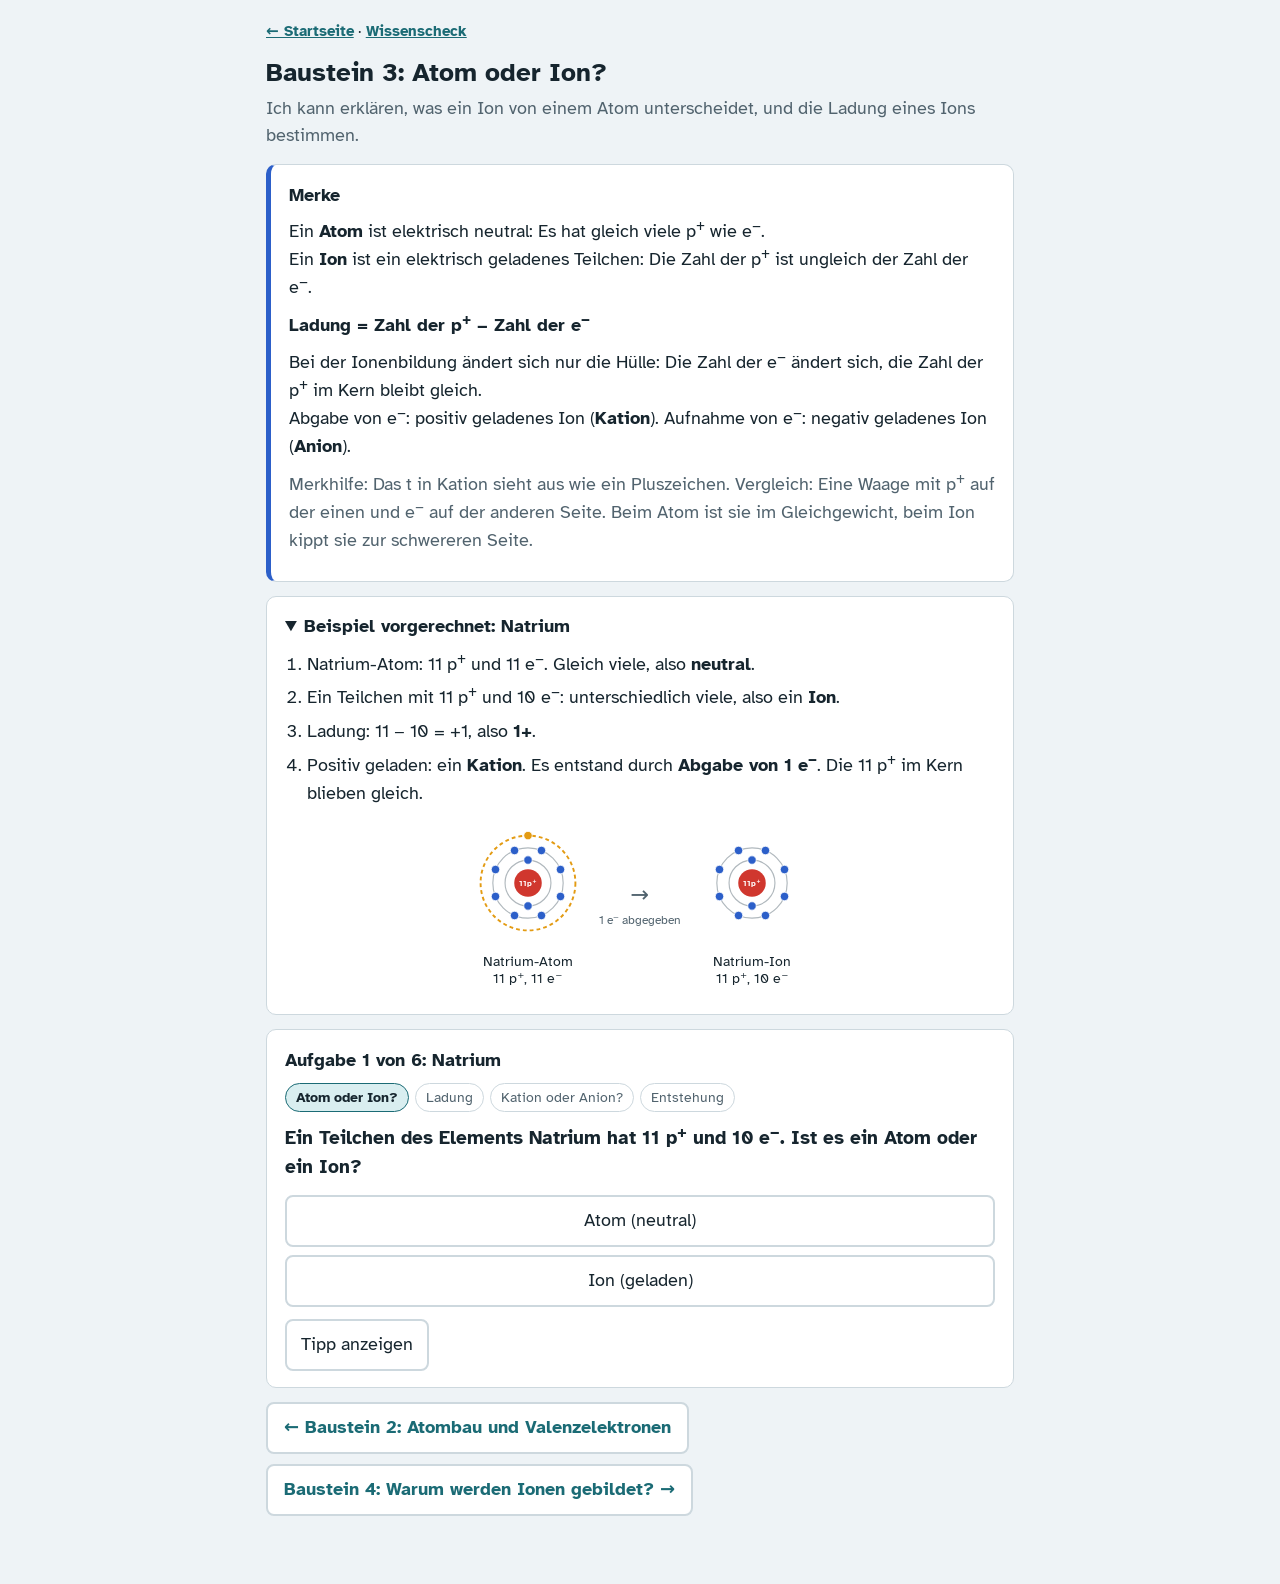
<file: baustein3.html>
<!DOCTYPE html>
<html lang="de">
<head>
<meta charset="utf-8">
<meta name="viewport" content="width=device-width, initial-scale=1, viewport-fit=cover">
<title>Baustein 3: Atom oder Ion?</title>
<link rel="preconnect" href="https://fonts.googleapis.com">
<link rel="preconnect" href="https://fonts.gstatic.com" crossorigin>
<link href="https://fonts.googleapis.com/css2?family=Atkinson+Hyperlegible:wght@400;700&display=swap" rel="stylesheet">
<link rel="stylesheet" href="style.css">
</head>
<body>
<main>
<p class="navtop"><a href="index.html">← Startseite</a> · <a href="wissenscheck.html">Wissenscheck</a></p>
<h1>Baustein 3: Atom oder Ion?</h1>
<p class="sub">Ich kann erklären, was ein Ion von einem Atom unterscheidet, und die Ladung eines Ions bestimmen.</p>

<section class="card merke">
<h2>Merke</h2>
<p>Ein <b>Atom</b> ist elektrisch neutral: Es hat gleich viele p<sup>+</sup> wie e<sup>−</sup>.<br>
Ein <b>Ion</b> ist ein elektrisch geladenes Teilchen: Die Zahl der p<sup>+</sup> ist ungleich der Zahl der e<sup>−</sup>.</p>
<p><b>Ladung = Zahl der p<sup>+</sup> − Zahl der e<sup>−</sup></b></p>
<p>Bei der Ionenbildung ändert sich nur die Hülle: Die Zahl der e<sup>−</sup> ändert sich, die Zahl der p<sup>+</sup> im Kern bleibt gleich.<br>
Abgabe von e<sup>−</sup>: positiv geladenes Ion (<b>Kation</b>). Aufnahme von e<sup>−</sup>: negativ geladenes Ion (<b>Anion</b>).</p>
<p class="sub">Merkhilfe: Das t in Kation sieht aus wie ein Pluszeichen. Vergleich: Eine Waage mit p<sup>+</sup> auf der einen und e<sup>−</sup> auf der anderen Seite. Beim Atom ist sie im Gleichgewicht, beim Ion kippt sie zur schwereren Seite.</p>
</section>

<details class="card" open>
<summary>Beispiel vorgerechnet: Natrium</summary>
<ol>
<li>Natrium-Atom: 11 p<sup>+</sup> und 11 e<sup>−</sup>. Gleich viele, also <b>neutral</b>.</li>
<li>Ein Teilchen mit 11 p<sup>+</sup> und 10 e<sup>−</sup>: unterschiedlich viele, also ein <b>Ion</b>.</li>
<li>Ladung: 11 − 10 = +1, also <b>1+</b>.</li>
<li>Positiv geladen: ein <b>Kation</b>. Es entstand durch <b>Abgabe von 1 e<sup>−</sup></b>. Die 11 p<sup>+</sup> im Kern blieben gleich.</li>
</ol>
<div class="pair" id="exfig"></div>
</details>

<section class="card" id="task"></section>
<nav class="navbot"><a href="baustein2.html">← Baustein 2: Atombau und Valenzelektronen</a><a href="baustein4.html">Baustein 4: Warum werden Ionen gebildet? →</a></nav>
</main>

<script>
const Z={Na:11,Cl:17,O:8,Al:13,F:9,S:16};
const E="e<sup>−</sup>",P="p<sup>+</sup>",AMB="#e39b13";
const cfg=n=>{const o=[];let r=n;for(const c of [2,8,8,18]){if(r<=0)break;const m=Math.min(c,r);o.push(m);r-=m}return o};
const T=[["Natrium","Na",1],["Chlor","Cl",0],["Sauerstoff","O",-2],["Aluminium","Al",3],["Fluor","F",0],["Schwefel","S",-2]].map(([n,s,ch])=>({n,s,ch,z:Z[s],y:Z[s]-ch,k:Math.abs(ch)}));
const SK=[
 ["Atom und Ion unterscheiden","AB 2, AB 4 Aufgabe 1"],
 ["Ladung über die Ladungsbilanz bestimmen","AB 2, AB 4 Aufgabe 1"],
 ["Kation und Anion zuordnen","AB 2, AB 3 Aufgabe 1"],
 ["Ionenbildung als Abgabe oder Aufnahme von "+E+" erklären","AB 2, AB 3 Aufgabe 1"]
];
const chl=c=>c===0?"0 (neutral)":`${Math.abs(c)}${c>0?"+":"−"}`;
const ion=t=>`${t.s}<sup>${t.k>1?t.k:""}${t.ch>0?"+":"−"}</sup>`;
const nums=a=>a.map(v=>({l:chl(v),v}));
const rot=(a,i)=>a.map((_,j)=>a[(j+i)%a.length]);

function fig(z,e,o={}){
 const sh=cfg(e),ns=sh.length,cx=85,cy=85;
 let h=`<circle cx="${cx}" cy="${cy}" r="18" fill="var(--pro)"/><text x="${cx}" y="${cy+4}" text-anchor="middle" font-size="11" font-weight="700" fill="#fff">${z}p⁺</text>`;
 sh.forEach((n,i)=>{
  const rad=30+16*i,last=i===ns-1,gh=last&&o.ghost?o.ghost:0,m=n+gh,dsh=last&&o.dash;
  h+=`<circle cx="${cx}" cy="${cy}" r="${rad}" fill="none" stroke="${dsh?AMB:"var(--mut)"}" stroke-opacity="${dsh?1:.45}" stroke-width="${dsh?2.5:1.5}" ${dsh?'stroke-dasharray="5 4"':""}/>`;
  for(let j=0;j<m;j++){
   const a=-Math.PI/2+j*2*Math.PI/m+(i%2?Math.PI/m:0),x=(cx+rad*Math.cos(a)).toFixed(1),y=(cy+rad*Math.sin(a)).toFixed(1);
   if(j<n){const hi=last&&o.hi&&j>=n-o.hi;h+=`<circle cx="${x}" cy="${y}" r="5.5" fill="${hi?AMB:"var(--ele)"}" stroke="var(--card)" stroke-width="1"/>`}
   else h+=`<circle cx="${x}" cy="${y}" r="5" fill="none" stroke="var(--mut)" stroke-width="1.5" stroke-dasharray="2 2"/>`;
  }
 });
 return `<figure><svg viewBox="0 0 170 170" role="img" aria-label="Schalenmodell"><title>Schalenmodell</title>${h}</svg><figcaption>${o.cap||""}</figcaption></figure>`;
}
const atomFig=(t,cap)=>fig(t.z,t.z,t.ch>0?{hi:t.k,dash:1,cap}:{ghost:t.k,cap});
const ionFig=(t,cap)=>fig(t.z,t.y,{hi:t.ch<0?t.k:0,cap});
function dots(t){
 const d=(n,c,x)=>Array.from({length:n},()=>`<span class="d ${c}">${x}</span>`).join("");
 return `<p class="lbl">Teilchen:</p><div class="dots">${d(t.z,"p",P)}</div><div class="dots">${d(t.y,"e",E)}</div>`;
}
function waage(t,show){
 const a=show?Math.min(16,5*Math.abs(t.ch)):0,r=a*Math.PI/180,d=100*Math.sin(r),dx=100*Math.cos(r),sg=t.ch>0?1:-1;
 const yL=60+sg*d,yR=60-sg*d,xL=140-dx,xR=140+dx,f=v=>v.toFixed(1);
 const pan=(x,y,c,tx)=>`<line x1="${f(x)}" y1="${f(y)}" x2="${f(x-26)}" y2="${f(y+34)}" stroke="var(--mut)"/><line x1="${f(x)}" y1="${f(y)}" x2="${f(x+26)}" y2="${f(y+34)}" stroke="var(--mut)"/><rect x="${f(x-38)}" y="${f(y+34)}" width="76" height="26" rx="6" fill="${c}"/><text x="${f(x)}" y="${f(y+52)}" text-anchor="middle" font-size="14" font-weight="700" fill="#fff">${tx}</text>`;
 return `<svg class="wg" viewBox="0 0 280 170" role="img" aria-label="Waage mit Protonen und Elektronen"><title>Waage</title><line x1="140" y1="60" x2="140" y2="158" stroke="var(--mut)" stroke-width="3"/><line x1="100" y1="158" x2="180" y2="158" stroke="var(--mut)" stroke-width="4"/><line x1="${f(xL)}" y1="${f(yL)}" x2="${f(xR)}" y2="${f(yR)}" stroke="var(--ink)" stroke-width="4" stroke-linecap="round"/>${pan(xL,yL,"var(--pro)",t.z+" p⁺")}${pan(xR,yR,"var(--ele)",t.y+" e⁻")}</svg><p class="note">${t.ch===0?`Die Waage ist im Gleichgewicht: gleich viele ${P} und ${E}.`:`Die schwerere Seite sinkt: Es überwiegen die ${t.ch>0?P:E}.`}</p>`;
}

function steps(t,i){
 const z=t.z,y=t.y,ch=t.ch,io=ch!==0,k=t.k;
 const S=[
 {nm:"Atom oder Ion?",q:`Ein Teilchen des Elements ${t.n} hat ${z} ${P} und ${y} ${E}. Ist es ein Atom oder ein Ion?`,wide:true,opts:rot([{l:"Atom (neutral)",v:"a"},{l:"Ion (geladen)",v:"i"}],i),ok:io?"i":"a",
  tips:[`Vergleiche die Zahl der ${P} mit der Zahl der ${E}.`,
        `Ein Atom hat gleich viele ${P} und ${E} und ist neutral. Sind es unterschiedlich viele, ist das Teilchen geladen: ein Ion. Mit diesem Tipp erscheint die Waage.`,
        `Beispiel Natrium: 11 ${P} und 11 ${E} ergeben ein neutrales Atom. Ein Teilchen mit 11 ${P} und 10 ${E} ist ein Ion.`],
  sol:io?`${z} ${P} und ${y} ${E} sind unterschiedlich viele, also ist das Teilchen ein Ion.`:`${z} ${P} und ${y} ${E} sind gleich viele, also ist das Teilchen ein neutrales Atom.`,
  bad:v=>v==="a"?`Ein Atom hat gleich viele ${P} und ${E}. Hier sind es ${z} und ${y}, also unterschiedlich viele.`:`Hier sind es gleich viele ${P} und ${E}. Das Teilchen ist neutral, also ein Atom.`,
  done:io?`Richtig: Die Zahlen unterscheiden sich, es ist ein Ion.`:`Richtig: gleich viele ${P} und ${E}, also ein neutrales Atom.`},
 {nm:"Ladung",q:`Welche Ladung hat das Teilchen? Stelle die Ladungsbilanz auf: Zahl der ${P} minus Zahl der ${E}.`,opts:nums([3,2,1,0,-1,-2,-3]),ok:ch,
  tips:[`Die ${P} sind positiv, die ${E} negativ geladen. Die Ladung ergibt sich aus dem Überschuss.`,
        `Rechne: ${z} − ${y}. Mit diesem Tipp erscheinen die Teilchen als Reihen.`,
        `Beispiel Natrium: 11 ${P} und 10 ${E}. 11 − 10 = +1, also 1+. Rechne ebenso für ${t.n}.`],
  sol:`${z} − ${y} = ${ch>0?"+":ch<0?"−":""}${Math.abs(ch)}. Die Ladung ist ${chl(ch)}.`,
  bad:v=>(ch!==0&&v!==0&&Math.abs(v)===Math.abs(ch))?`Die Zahl stimmt, aber das Vorzeichen nicht. Hier überwiegen die ${ch>0?`${P}: positive Ladung`:`${E}: negative Ladung`}.`:`Die Zahl stimmt nicht. Rechne ${z} − ${y}.`,
  done:`Richtig: Ladung ${chl(ch)}.`}
 ];
 if(io)S.push(
 {nm:"Kation oder Anion?",q:`Das Ion hat die Ladung ${chl(ch)}. Wie nennt man ein solches Ion?`,wide:true,opts:rot([{l:"Kation (positiv geladenes Ion)",v:"k"},{l:"Anion (negativ geladenes Ion)",v:"a"}],i),ok:ch>0?"k":"a",
  tips:[`Kationen sind positiv geladen, Anionen negativ.`,
        `Merkhilfe: Das t in Kation sieht aus wie ein Pluszeichen. Mit diesem Tipp erscheint das Schalenmodell.`,
        `Beispiel: Ein Ion mit der Ladung 1+ ist ein Kation, ein Ion mit der Ladung 1− ist ein Anion.`],
  sol:`Die Ladung ist ${ch>0?"positiv: Kation":"negativ: Anion"}.`,
  bad:()=>`Prüfe das Vorzeichen der Ladung: ${ch>0?"Plus bedeutet Kation":"Minus bedeutet Anion"}.`,
  done:`Richtig: ${ch>0?"Kation":"Anion"}.`},
 {nm:"Entstehung",q:`Wie ist das ${t.n}-Ion aus dem ${t.n}-Atom entstanden?`,wide:true,opts:rot([{l:`Abgabe von ${E}`,v:"de"},{l:`Aufnahme von ${E}`,v:"ae"},{l:`Abgabe von ${P}`,v:"dp"},{l:`Aufnahme von ${P}`,v:"ap"}],i),ok:ch>0?"de":"ae",
  tips:[`Bei der Ionenbildung ändert sich nur die Hülle. Die Zahl der ${P} im Kern bleibt gleich.`,
        `Vergleiche die Zahl der ${E} im Atom (${z}) mit der im Ion (${y}). Mit diesem Tipp erscheinen die Schalenmodelle von Atom und Ion.`,
        `Beispiel Natrium: Das Atom hat 11 ${E}, das Ion 10 ${E}. Es wurde 1 ${E} abgegeben.`],
  sol:`Das Atom hat ${z} ${E}, das Ion ${y} ${E}: ${ch>0?"Abgabe":"Aufnahme"} von ${k} ${E}.`,
  bad:v=>(v==="dp"||v==="ap")?`Die ${P} sitzen im Atomkern und bleiben bei der Ionenbildung unverändert. Es ändert sich die Zahl der ${E} in der Hülle.`:`Vergleiche die Zahl der ${E} im Atom (${z}) mit der im Ion (${y}).`,
  done:`Richtig: ${ch>0?"Abgabe":"Aufnahme"} von ${k} ${E}. Die ${z} ${P} im Kern bleiben gleich.`});
 return S;
}

let ti=0,s=0,hint=0,solved=false,fb=null,over=false,end=false,picked=null,ans=[],err=T.map(t=>Array(t.ch?4:2).fill(false));

function gfx(t){
 const h1=hint>=1||solved,h2=hint>=2||solved;
 if(s===0&&h2)return waage(t,true)+(t.ch?`<div class="pair">${fig(t.z,t.z,{cap:`${t.n}-Atom<br>${t.z} ${P}, ${t.z} ${E}`})}${fig(t.z,t.y,{cap:`Teilchen<br>${t.z} ${P}, ${t.y} ${E}`})}</div><p class="note">Der Kern ist gleich. Die Zahl der ${E} in der Hülle unterscheidet sich.</p>`:"");
 if(s===1)return (h1?dots(t):"")+(h2?waage(t,true):"");
 if(s===2&&h2)return `<div class="pair">${ionFig(t,`${ion(t)}<br>${t.ch>0?"Kation":"Anion"}`)}</div>`;
 if(s===3&&h2)return `<div class="pair">${atomFig(t,`${t.n}-Atom<br>${t.z} ${E}`)}<div class="mid">→<small>${t.k} ${E} ${t.ch>0?"abgegeben":"aufgenommen"}</small></div>${ionFig(t,`${ion(t)}-Ion<br>${t.y} ${E}`)}</div><p class="note">Orange: ${t.ch>0?`Diese ${E} werden abgegeben.`:`Diese ${E} wurden aufgenommen.`} Der Kern mit ${t.z} ${P} bleibt unverändert.</p>`;
 return "";
}
function render(){
 const el=document.getElementById("task");
 if(end)return result(el);
 const t=T[ti],S=steps(t,ti);
 let h=`<h2>Aufgabe ${ti+1} von ${T.length}: ${t.n}</h2><div class="chips">${S.map((x,i)=>`<span class="chip ${over||i<s?"done":i===s?"cur":""}">${x.nm}</span>`).join("")}</div>`;
 ans.forEach(a=>h+=`<p class="recap">✓ ${a}</p>`);
 if(over){
  h+=t.ch?`<div class="fb ok"><b>Steckbrief: ${ion(t)}-Ion (${t.ch>0?"Kation":"Anion"})</b><div class="pair">${atomFig(t,`${t.n}-Atom`)}<div class="mid">→<small>${t.k} ${E} ${t.ch>0?"abgegeben":"aufgenommen"}</small></div>${ionFig(t,`${ion(t)}`)}</div><div class="fx">Atom: ${t.z} ${P} und ${t.z} ${E}<br>Ion: ${t.z} ${P} und ${t.y} ${E}<br>Ladung: ${chl(t.ch)}, ${t.ch>0?"positiv":"negativ"} geladen<br>Der Kern bleibt unverändert.</div></div>`
   :`<div class="fb ok"><b>Steckbrief: ${t.n}-Atom</b><div class="pair">${fig(t.z,t.z,{})}<div class="fx">${t.z} ${P} und ${t.z} ${E}<br>Ladung: 0, das Atom ist neutral.</div></div></div>`;
  h+=`<div class="row"><button class="main" onclick="nextTask()">${ti<T.length-1?"Nächste Aufgabe":"Auswertung ansehen"}</button></div>`;
  el.innerHTML=h;return;
 }
 const c=S[s];
 h+=`<p class="q">${c.q}</p>`+gfx(t);
 h+=`<div class="opts ${c.wide?"w":""}">`+c.opts.map((o,i)=>{
   const cl=solved&&o.v===c.ok?"right":(picked===i&&!solved&&o.v!==c.ok)?"wrong":"";
   return `<button class="${cl}" ${solved?"disabled":""} onclick="pick(${i})">${o.l}</button>`}).join("")+"</div>";
 if(fb)h+=`<div class="fb ${fb.k}">${fb.t}</div>`;
 for(let i=0;i<hint;i++)h+=`<div class="tip"><b>Tipp ${i+1}:</b> ${c.tips[i]}</div>`;
 h+='<div class="row">';
 if(solved)h+=`<button class="main" onclick="nextStep()">${s<S.length-1?"Weiter":"Ergebnis ansehen"}</button>`;
 else if(hint<3)h+=`<button onclick="moreHint()">Tipp anzeigen</button>`;
 else h+=`<button onclick="showSol()">Lösung zeigen</button>`;
 h+="</div>";
 el.innerHTML=h;
}
function pick(i){
 if(solved)return;
 const c=steps(T[ti],ti)[s],o=c.opts[i];picked=i;
 if(o.v===c.ok){solved=true;fb={k:"ok",t:c.done};}
 else{err[ti][s]=true;hint=Math.min(3,hint+1);fb={k:"bad",t:"Fast. "+c.bad(o.v)};}
 render();
}
function moreHint(){hint=Math.min(3,hint+1);render()}
function showSol(){const c=steps(T[ti],ti)[s];err[ti][s]=true;solved=true;picked=null;fb={k:"ok",t:"Lösung: "+c.sol,sol:true};render()}
function nextStep(){
 const S=steps(T[ti],ti),c=S[s];
 ans.push(fb&&fb.sol?c.sol:c.done.replace(/^Richtig: /,""));
 s++;hint=0;solved=false;fb=null;picked=null;
 if(s>=S.length)over=true;
 render();
}
function nextTask(){
 ti++;s=0;hint=0;solved=false;fb=null;picked=null;ans=[];over=false;
 if(ti>=T.length)end=true;
 render();window.scrollTo({top:document.getElementById("task").offsetTop-10});
}
function result(el){
 let h=`<h2>Deine Auswertung</h2><p>So sicher bist du bei den vier Teilschritten:</p><table class="res">`;
 SK.forEach((k,j)=>{
  const n=err.filter(e=>e[j]).length,gr=n===0?"g":n===1?"y":"r",lab=n===0?"✓ sicher":n===1?"~ fast sicher":"! noch üben";
  h+=`<tr><td><b>${k[0]}</b></td><td><span class="amp ${gr}">${lab}</span></td></tr>
  <tr><td colspan="2" style="border-top:0;padding-top:0">${n===0?"Das kannst du schon.":`Webseite: Aufgaben dieses Bausteins noch einmal üben <button onclick="restart()" style="min-height:32px;padding:2px 10px">Noch einmal</button><br>Arbeitsblatt: ${k[1]}`}</td></tr>`;
 });
 h+=`</table><p class="note">Weiter geht es mit <a href="baustein4.html">Baustein 4: Warum werden Ionen gebildet?</a></p><div class="row"><button class="main" onclick="restart()">Noch einmal beginnen</button></div>`;
 el.innerHTML=h;
}
function restart(){ti=0;s=0;hint=0;solved=false;fb=null;over=false;end=false;picked=null;ans=[];err=T.map(t=>Array(t.ch?4:2).fill(false));render()}
{const t=T[0];document.getElementById("exfig").innerHTML=atomFig(t,"Natrium-Atom<br>11 p⁺, 11 e⁻")+`<div class="mid">→<small>1 e⁻ abgegeben</small></div>`+ionFig(t,"Natrium-Ion<br>11 p⁺, 10 e⁻")}
render();
</script>
</body>
</html>
</file>
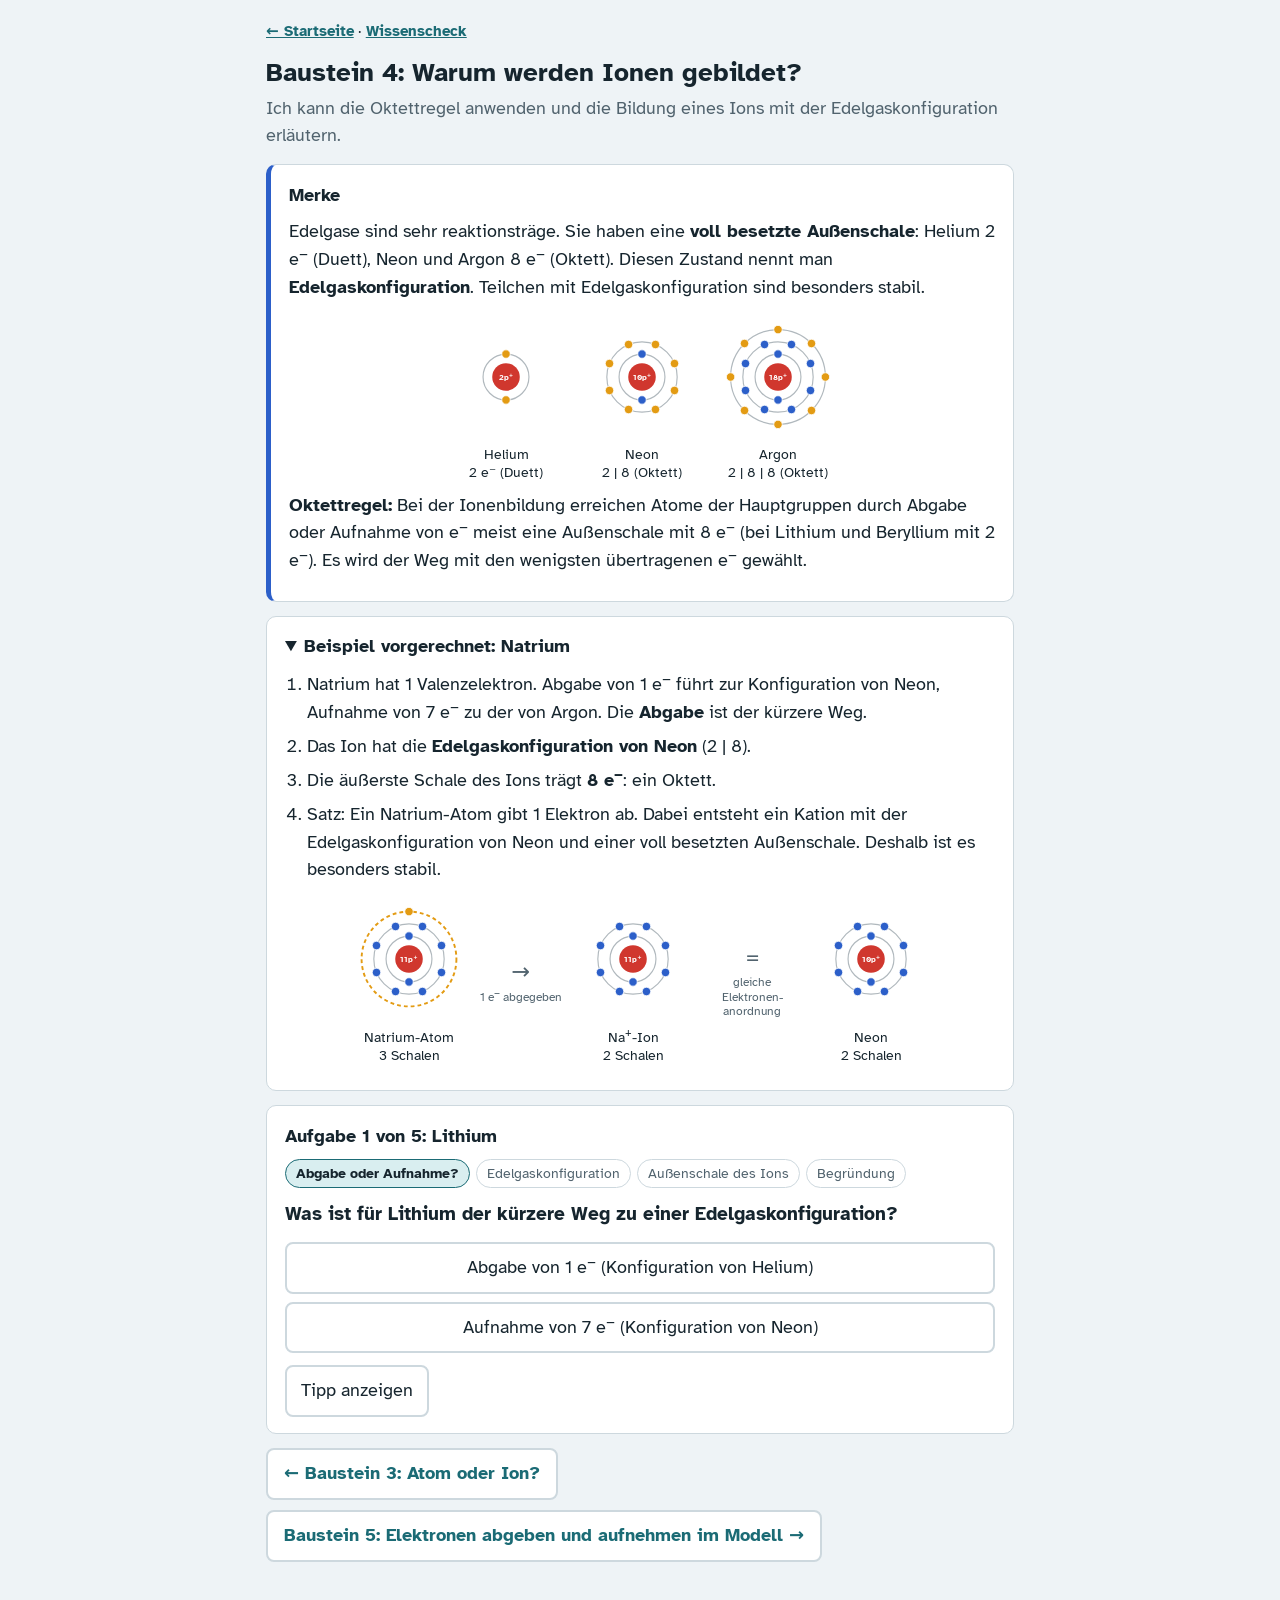
<file: baustein4.html>
<!DOCTYPE html>
<html lang="de">
<head>
<meta charset="utf-8">
<meta name="viewport" content="width=device-width, initial-scale=1, viewport-fit=cover">
<title>Baustein 4: Warum werden Ionen gebildet?</title>
<link rel="preconnect" href="https://fonts.googleapis.com">
<link rel="preconnect" href="https://fonts.gstatic.com" crossorigin>
<link href="https://fonts.googleapis.com/css2?family=Atkinson+Hyperlegible:wght@400;700&display=swap" rel="stylesheet">
<link rel="stylesheet" href="style.css">
</head>
<body>
<main>
<p class="navtop"><a href="index.html">← Startseite</a> · <a href="wissenscheck.html">Wissenscheck</a></p>
<h1>Baustein 4: Warum werden Ionen gebildet?</h1>
<p class="sub">Ich kann die Oktettregel anwenden und die Bildung eines Ions mit der Edelgaskonfiguration erläutern.</p>

<section class="card merke">
<h2>Merke</h2>
<p>Edelgase sind sehr reaktionsträge. Sie haben eine <b>voll besetzte Außenschale</b>: Helium 2 e<sup>−</sup> (Duett), Neon und Argon 8 e<sup>−</sup> (Oktett). Diesen Zustand nennt man <b>Edelgaskonfiguration</b>. Teilchen mit Edelgaskonfiguration sind besonders stabil.</p>
<div class="pair" id="egfig"></div>
<p><b>Oktettregel:</b> Bei der Ionenbildung erreichen Atome der Hauptgruppen durch Abgabe oder Aufnahme von e<sup>−</sup> meist eine Außenschale mit 8 e<sup>−</sup> (bei Lithium und Beryllium mit 2 e<sup>−</sup>). Es wird der Weg mit den wenigsten übertragenen e<sup>−</sup> gewählt.</p>
</section>

<details class="card" open>
<summary>Beispiel vorgerechnet: Natrium</summary>
<ol>
<li>Natrium hat 1 Valenzelektron. Abgabe von 1 e<sup>−</sup> führt zur Konfiguration von Neon, Aufnahme von 7 e<sup>−</sup> zu der von Argon. Die <b>Abgabe</b> ist der kürzere Weg.</li>
<li>Das Ion hat die <b>Edelgaskonfiguration von Neon</b> (2 | 8).</li>
<li>Die äußerste Schale des Ions trägt <b>8 e<sup>−</sup></b>: ein Oktett.</li>
<li>Satz: Ein Natrium-Atom gibt 1 Elektron ab. Dabei entsteht ein Kation mit der Edelgaskonfiguration von Neon und einer voll besetzten Außenschale. Deshalb ist es besonders stabil.</li>
</ol>
<div class="pair" id="exfig"></div>
</details>

<section class="card" id="task"></section>
<nav class="navbot"><a href="baustein3.html">← Baustein 3: Atom oder Ion?</a><a href="baustein5.html">Baustein 5: Elektronen abgeben und aufnehmen im Modell →</a></nav>
</main>

<script>
const R=[["H","","","","","","","He"],["Li","Be","B","C","N","O","F","Ne"],["Na","Mg","Al","Si","P","S","Cl","Ar"],["K","Ca","Ga","Ge","As","Se","Br","Kr"]];
const Z={He:2,Ne:10,Ar:18,Li:3,Na:11,Mg:12,Cl:17,O:8,Ca:20};
const RO=["I","II","III","IV","V","VI","VII","VIII"];
const EGN={He:"Helium",Ne:"Neon",Ar:"Argon"};
const E="e<sup>−</sup>",P="p<sup>+</sup>",AMB="#e39b13";
const cfg=n=>{const o=[];let r=n;for(const c of [2,8,8,18]){if(r<=0)break;const m=Math.min(c,r);o.push(m);r-=m}return o};
const last=a=>a[a.length-1];
const mk=(n,s)=>{
 const r=R.findIndex((row,i)=>i>0&&row.includes(s)),c=R[r].indexOf(s),z=Z[s],ve=last(cfg(z)),back=ve,fwd=8-ve,don=back<fwd,k=Math.min(back,fwd);
 const egL=["He","Ne","Ar"][r-1],egR=R[r][7],eg=don?egL:egR,ch=don?k:-k;
 return{n,s,r,c,z,ve,back,fwd,don,k,egL,egR,eg,ch,y:z-ch,out:last(cfg(z-ch))};
};
const T=[["Lithium","Li"],["Magnesium","Mg"],["Chlor","Cl"],["Sauerstoff","O"],["Calcium","Ca"]].map(a=>mk(...a));
const SK=[
 ["Den kürzeren Weg (Abgabe oder Aufnahme) bestimmen","AB 3, Aufgabe 1"],
 ["Die Edelgaskonfiguration des Ions bestimmen","AB 3, Aufgabe 1; AB 4, Aufgabe 1"],
 ["Oktett und Duett: Außenschale des Ions","AB 3, Aufgabe 1; AB 4, Aufgabe 1"],
 ["Die Ionenbildung begründen (Lückentext)","AB 2; AB 4, Aufgabe 1"]
];
const ion=t=>`${t.s}<sup>${t.k>1?t.k:""}${t.ch>0?"+":"−"}</sup>`;
const nums=a=>a.map(v=>({l:v,v}));
const rot=(a,i)=>a.map((_,j)=>a[(j+i)%a.length]);

function fig(z,e,o={}){
 const sh=cfg(e),ns=sh.length,cx=85,cy=85;
 let h=`<circle cx="${cx}" cy="${cy}" r="18" fill="var(--pro)"/><text x="${cx}" y="${cy+4}" text-anchor="middle" font-size="11" font-weight="700" fill="#fff">${z}p⁺</text>`;
 sh.forEach((n,i)=>{
  const rad=30+16*i,lst=i===ns-1,gh=lst&&o.ghost?o.ghost:0,m=n+gh,dsh=lst&&o.dash;
  h+=`<circle cx="${cx}" cy="${cy}" r="${rad}" fill="none" stroke="${dsh?AMB:"var(--mut)"}" stroke-opacity="${dsh?1:.45}" stroke-width="${dsh?2.5:1.5}" ${dsh?'stroke-dasharray="5 4"':""}/>`;
  for(let j=0;j<m;j++){
   const a=-Math.PI/2+j*2*Math.PI/m+(i%2?Math.PI/m:0),x=(cx+rad*Math.cos(a)).toFixed(1),y=(cy+rad*Math.sin(a)).toFixed(1);
   if(j<n){const hi=lst&&o.hi&&j>=n-o.hi;h+=`<circle cx="${x}" cy="${y}" r="5.5" fill="${hi?AMB:"var(--ele)"}" stroke="var(--card)" stroke-width="1"/>`}
   else h+=`<circle cx="${x}" cy="${y}" r="5" fill="none" stroke="var(--mut)" stroke-width="1.5" stroke-dasharray="2 2"/>`;
  }
 });
 return `<figure><svg viewBox="0 0 170 170" role="img" aria-label="Schalenmodell"><title>Schalenmodell</title>${h}</svg><figcaption>${o.cap||""}</figcaption></figure>`;
}
function ex(t,showN){
 let h=`<div class="scroll"><table class="ex"><tr><th></th>${RO.map(r=>`<th>${r}</th>`).join("")}</tr>`;
 [[t.r-1,0],[t.r,1]].forEach(([ri,cur])=>{
  h+=`<tr><th class="pl">Periode ${ri+1}<br>${ri+1} Schalen</th>`;
  R[ri].forEach((x,j)=>{
   let cl=!x?"e0":j===7?"eg":"",b="";
   if(cur&&j===t.c)cl="cur";
   if(j===7&&x)cl+=" tg";
   if(showN&&x){if(cur&&j<t.c)b=`←${t.c-j}`;if(cur&&j>t.c)b=`${j-t.c}→`;if(!cur&&j===7)b=`↖${t.back}`}
   h+=`<td class="${cl}">${x}<small>${b}</small></td>`;
  });
  h+="</tr>";
 });
 return h+`</table></div><p class="note">Abgabe von ${E} führt zum Edelgas der Periode darüber (eine Schale weniger), Aufnahme von ${E} zum Edelgas der eigenen Periode.${showN?" Die Zahlen zählen die Schritte vom Element aus.":""}</p>`;
}
const atomFig=(t,cap)=>fig(t.z,t.z,t.don?{hi:t.k,dash:1,cap}:{ghost:t.k,cap});
function trio(t){
 const w=t.don?"abgegeben":"aufgenommen",n=x=>cfg(x).length;
 const a=atomFig(t,`${t.n}-Atom<br>${n(t.z)} Schalen`);
 const b=fig(t.z,t.y,{hi:t.don?0:t.k,cap:`${ion(t)}-Ion<br>${n(t.y)} Schalen`});
 const c=fig(Z[t.eg],Z[t.eg],{cap:`${EGN[t.eg]}<br>${n(Z[t.eg])} Schalen`});
 return `<div class="pair">${a}<div class="mid">→<small>${t.k} ${E} ${w}</small></div>${b}<div class="mid">=<small>gleiche Elektronen&shy;anordnung</small></div>${c}</div>`;
}

function cloze(t,i){
 const w=t.don?["gibt","ab"]:["nimmt","auf"],en=EGN[t.eg];
 const gaps=[
  {ok:"Elektronen",o:["Elektronen","Protonen","Neutronen"]},
  {ok:t.don?"Kation":"Anion",o:["Kation","Anion","Atom"]},
  {ok:en,o:["Helium","Neon","Argon"]},
  {ok:"Außenschale",o:["Außenschale","Innenschale","Atomkern"]},
  {ok:"stabil",o:["stabil","reaktionsfreudig","radioaktiv"]}
 ].map((g,j)=>({ok:g.ok,o:rot(g.o,(i+j)%3)}));
 const parts=[`Ein ${t.n}-Atom ${w[0]} ${t.k} `,` ${w[1]}. Dabei entsteht ein `,`, also ein ${t.don?"positiv":"negativ"} geladenes Ion. Das Ion hat die Edelgaskonfiguration von `,` und eine voll besetzte `,`. Deshalb ist es besonders `,`.`];
 const full=parts.map((p,j)=>p+(j<5?gaps[j].ok:"")).join("");
 return{nm:"Begründung",cloze:true,gaps,parts,q:"Ergänze den Satz mit den Wörtern aus der Auswahl.",
  tips:[`Lies den Satz Schritt für Schritt. Was wird bei der Ionenbildung übertragen, und was bleibt im Kern?`,
        `Abgabe von Elektronen ergibt ein Kation, Aufnahme ein Anion. Das Edelgas kennst du aus Schritt 2.`,
        `Beispiel Natrium: Ein Natrium-Atom gibt 1 Elektron ab. Dabei entsteht ein Kation mit der Edelgaskonfiguration von Neon und einer voll besetzten Außenschale. Deshalb ist es besonders stabil.`],
  sol:full,done:`Richtig: ${full}`,
  badGap:[`Bei der Ionenbildung werden nur Elektronen übertragen. Die Protonen im Kern bleiben unverändert.`,
          `Prüfe das Vorzeichen: ${t.don?"Abgabe von Elektronen ergibt ein Kation":"Aufnahme von Elektronen ergibt ein Anion"}.`,
          `Das Ion hat die Konfiguration des Edelgases, das du in Schritt 2 bestimmt hast.`,
          `Gemeint ist die äußerste besetzte Schale.`,
          `Teilchen mit Edelgaskonfiguration sind besonders stabil.`]};
}
function steps(t,i){
 const eg=EGN[t.eg],egl=EGN[t.egL],egr=EGN[t.egR],pr=t.r+1,ve=t.ve;
 return[
 {nm:"Abgabe oder Aufnahme?",q:`Was ist für ${t.n} der kürzere Weg zu einer Edelgaskonfiguration?`,wide:true,ok:t.don?"d":"a",
  opts:rot([{l:`Abgabe von ${t.back} ${E} (Konfiguration von ${egl})`,v:"d"},{l:`Aufnahme von ${t.fwd} ${E} (Konfiguration von ${egr})`,v:"a"}],i),
  tips:[`Vergleiche, wie viele ${E} in beiden Fällen übertragen werden müssten. Die kleinere Zahl ist der kürzere Weg.`,
        `Mit diesem Tipp erscheint der PSE-Ausschnitt mit den Schritten. Welche Zahl ist kleiner?`,
        `Beispiel Natrium: Abgabe von 1 ${E} führt zu Neon, Aufnahme von 7 ${E} zu Argon. Die Abgabe ist der kürzere Weg.`],
  sol:`Abgabe: ${t.back} ${E}, Aufnahme: ${t.fwd} ${E}. Der kürzere Weg ist die ${t.don?"Abgabe":"Aufnahme"}.`,
  bad:()=>`Das ist der längere Weg: Dafür müssten mehr ${E} übertragen werden.`,
  done:`Richtig: ${t.don?`Abgabe von ${t.k} ${E}`:`Aufnahme von ${t.k} ${E}`} ist der kürzere Weg.`},
 {nm:"Edelgaskonfiguration",q:`Welche Edelgaskonfiguration hat das ${t.n}-Ion nach ${t.don?"der Abgabe":"der Aufnahme"} von ${t.k} ${E}?`,ok:t.eg,
  opts:rot(["He","Ne","Ar"].map(x=>({l:EGN[x],v:x})),i),
  tips:[`Bei der Abgabe liegt das Edelgas in der Periode darüber, bei der Aufnahme in der eigenen Periode.`,
        `Mit diesem Tipp erscheint der PSE-Ausschnitt. Suche das Edelgas in der richtigen Periode.`,
        `Beispiel Natrium (Periode 3, Abgabe): Das Edelgas steht in Periode 2: Neon.`],
  sol:`${t.don?`Bei der Abgabe liegt das Edelgas in Periode ${t.r}`:`Bei der Aufnahme liegt es in Periode ${pr}`}: ${eg}.`,
  bad:v=>`${EGN[v]} wäre ein anderer Weg. Bei ${t.don?"der Abgabe":"der Aufnahme"} gilt: ${t.don?`Das Edelgas steht in der Periode darüber (Periode ${t.r}).`:`Das Edelgas steht in der eigenen Periode (Periode ${pr}).`}`,
  done:`Richtig: Das Ion hat die Edelgaskonfiguration von ${eg}.`},
 {nm:"Außenschale des Ions",q:`Wie viele ${E} hat die äußerste Schale des ${t.n}-Ions? Es hat die Edelgaskonfiguration von ${eg}.`,opts:nums([1,2,6,7,8]),ok:t.out,
  tips:[`Das Ion hat die Elektronenanordnung von ${eg}. Sieh dir dessen äußerste Schale an.`,
        `Edelgase außer Helium haben 8 ${E} auf der äußersten Schale (Oktett). Helium hat nur 2 ${E} (Duett), weil die erste Schale nicht mehr fasst. Mit diesem Tipp erscheinen die Schalenmodelle.`,
        `Beispiel Natrium: Das Ion hat die Konfiguration von Neon (2 | 8). Die äußerste Schale trägt 8 ${E}.`],
  sol:`Das Ion hat die Anordnung ${cfg(t.y).join(" | ")}: ${t.out} ${E} auf der äußersten Schale.`,
  bad:v=>t.out===2&&v===8?`Die erste Schale fasst höchstens 2 ${E}. ${eg} hat ein Duett: 2 ${E}.`:(v===ve?`Das sind die Valenzelektronen des Atoms. Gefragt ist die äußerste Schale des Ions.`:`Das stimmt noch nicht. Sieh dir die Schalenbesetzung von ${eg} an: ${cfg(Z[t.eg]).join(" | ")}.`),
  done:t.out===2?`Richtig: ${t.out} ${E}, ein Duett wie bei Helium.`:`Richtig: ${t.out} ${E}, ein Oktett.`},
 cloze(t,i)
 ];
}

let ti=0,s=0,hint=0,solved=false,fb=null,over=false,end=false,picked=null,ans=[],sel=[],chk=[],err=T.map(()=>[false,false,false,false]);

function gfx(t){
 const h1=hint>=1||solved,h2=hint>=2||solved;
 if(s===0&&h2)return ex(t,true);
 if(s===1&&h2)return ex(t,false);
 if(s===2&&h2)return `<div class="pair">${atomFig(t,`${t.n}-Atom`)}<div class="mid">→<small>${t.k} ${E} ${t.don?"abgegeben":"aufgenommen"}</small></div>${fig(t.z,t.y,{hi:t.out,cap:`${ion(t)}<br>${cfg(t.y).join(" | ")}`})}<div class="mid">=</div>${fig(Z[t.eg],Z[t.eg],{hi:t.out,cap:`${EGN[t.eg]}<br>${cfg(Z[t.eg]).join(" | ")}`})}</div><p class="note">Orange beim Ion und beim Edelgas: die ${E} der äußersten Schale. Orange beim Atom: die übertragenen ${E}.</p>`;
 if(s===3&&solved)return trio(t)+`<p class="note">Das Ion hat die Edelgaskonfiguration von ${EGN[t.eg]}, aber eine andere Zahl an ${P}.</p>`;
 return "";
}
function clozeHtml(c){
 let h='<p class="cloze">';
 c.parts.forEach((p,j)=>{
  h+=p;
  if(j<5){const cl=chk[j]===true?"right":chk[j]===false?"wrong":"";
   h+=`<select class="${cl}" ${solved?"disabled":""} onchange="setSel(${j},this.value)"><option value="">…</option>`+c.gaps[j].o.map(x=>`<option ${sel[j]===x?"selected":""}>${x}</option>`).join("")+"</select>"}
 });
 return h+"</p>";
}
function render(){
 const el=document.getElementById("task");
 if(end)return result(el);
 const t=T[ti],S=steps(t,ti);
 let h=`<h2>Aufgabe ${ti+1} von ${T.length}: ${t.n}</h2><div class="chips">${S.map((x,i)=>`<span class="chip ${over||i<s?"done":i===s?"cur":""}">${x.nm}</span>`).join("")}</div>`;
 ans.forEach(a=>h+=`<p class="recap">✓ ${a}</p>`);
 if(over){
  h+=`<div class="fb ok"><b>Steckbrief: ${ion(t)}-Ion</b>${trio(t)}<div class="fx">${t.n}-Atom: ${t.z} ${P}, ${t.z} ${E}<br>${ion(t)}: ${t.z} ${P}, ${t.y} ${E}<br>Außenschale: ${t.out} ${E} (${t.out===2?"Duett":"Oktett"})<br>Edelgaskonfiguration von ${EGN[t.eg]}</div></div>
  <div class="row"><button class="main" onclick="nextTask()">${ti<T.length-1?"Nächste Aufgabe":"Auswertung ansehen"}</button></div>`;
  el.innerHTML=h;return;
 }
 const c=S[s];
 h+=`<p class="q">${c.q}</p>`+gfx(t);
 if(c.cloze)h+=clozeHtml(c);
 else h+=`<div class="opts ${c.wide?"w":""}">`+c.opts.map((o,i)=>{
   const cl=solved&&o.v===c.ok?"right":(picked===i&&!solved&&o.v!==c.ok)?"wrong":"";
   return `<button class="${cl}" ${solved?"disabled":""} onclick="pick(${i})">${o.l}</button>`}).join("")+"</div>";
 if(fb)h+=`<div class="fb ${fb.k}">${fb.t}</div>`;
 for(let i=0;i<hint;i++)h+=`<div class="tip"><b>Tipp ${i+1}:</b> ${c.tips[i]}</div>`;
 h+='<div class="row">';
 if(solved)h+=`<button class="main" onclick="nextStep()">${s<S.length-1?"Weiter":"Ergebnis ansehen"}</button>`;
 else{
  if(c.cloze)h+=`<button class="main" onclick="check()">Prüfen</button>`;
  if(hint<3)h+=`<button onclick="moreHint()">Tipp anzeigen</button>`;
  else h+=`<button onclick="showSol()">Lösung zeigen</button>`;
 }
 h+="</div>";
 el.innerHTML=h;
}
function setSel(j,v){sel[j]=v;chk[j]=undefined}
function check(){
 const c=steps(T[ti],ti)[s];
 if(c.gaps.some((g,j)=>!sel[j])){fb={k:"bad",t:"Fülle alle Lücken aus."};render();return}
 chk=c.gaps.map((g,j)=>sel[j]===g.ok);
 if(chk.every(Boolean)){solved=true;fb={k:"ok",t:c.done}}
 else{err[ti][s]=true;hint=Math.min(3,hint+1);fb={k:"bad",t:"Fast. "+c.badGap[chk.indexOf(false)]}}
 render();
}
function pick(i){
 if(solved)return;
 const c=steps(T[ti],ti)[s],o=c.opts[i];picked=i;
 if(o.v===c.ok){solved=true;fb={k:"ok",t:c.done};}
 else{err[ti][s]=true;hint=Math.min(3,hint+1);fb={k:"bad",t:"Fast. "+c.bad(o.v)};}
 render();
}
function moreHint(){hint=Math.min(3,hint+1);render()}
function showSol(){
 const c=steps(T[ti],ti)[s];err[ti][s]=true;solved=true;picked=null;
 if(c.cloze){sel=c.gaps.map(g=>g.ok);chk=c.gaps.map(()=>true)}
 fb={k:"ok",t:"Lösung: "+c.sol,sol:true};render();
}
function nextStep(){
 const S=steps(T[ti],ti),c=S[s];
 ans.push(c.cloze?"Begründung ergänzt":(fb&&fb.sol?c.sol:c.done.replace(/^Richtig: /,"")));
 s++;hint=0;solved=false;fb=null;picked=null;sel=[];chk=[];
 if(s>=S.length)over=true;
 render();
}
function nextTask(){
 ti++;s=0;hint=0;solved=false;fb=null;picked=null;ans=[];over=false;sel=[];chk=[];
 if(ti>=T.length)end=true;
 render();window.scrollTo({top:document.getElementById("task").offsetTop-10});
}
function result(el){
 let h=`<h2>Deine Auswertung</h2><p>So sicher bist du bei den vier Teilschritten:</p><table class="res">`;
 SK.forEach((k,j)=>{
  const n=err.filter(e=>e[j]).length,gr=n===0?"g":n===1?"y":"r",lab=n===0?"✓ sicher":n===1?"~ fast sicher":"! noch üben";
  h+=`<tr><td><b>${k[0]}</b></td><td><span class="amp ${gr}">${lab}</span></td></tr>
  <tr><td colspan="2" style="border-top:0;padding-top:0">${n===0?"Das kannst du schon.":`Webseite: Aufgaben dieses Bausteins noch einmal üben <button onclick="restart()" style="min-height:32px;padding:2px 10px">Noch einmal</button><br>Arbeitsblatt: ${k[1]}`}</td></tr>`;
 });
 h+=`</table><p class="note">Weiter geht es mit <a href="baustein5.html">Baustein 5: Elektronen abgeben und aufnehmen im Modell</a>.</p><div class="row"><button class="main" onclick="restart()">Noch einmal beginnen</button></div>`;
 el.innerHTML=h;
}
function restart(){ti=0;s=0;hint=0;solved=false;fb=null;over=false;end=false;picked=null;ans=[];sel=[];chk=[];err=T.map(()=>[false,false,false,false]);render()}
{const t=mk("Natrium","Na");document.getElementById("exfig").innerHTML=trio(t).replace('<div class="pair">','').replace(/<\/div>$/,'');
 document.getElementById("egfig").innerHTML=fig(2,2,{hi:2,cap:"Helium<br>2 e⁻ (Duett)"})+fig(10,10,{hi:8,cap:"Neon<br>2 | 8 (Oktett)"})+fig(18,18,{hi:8,cap:"Argon<br>2 | 8 | 8 (Oktett)"})}
render();
</script>
</body>
</html>
</file>
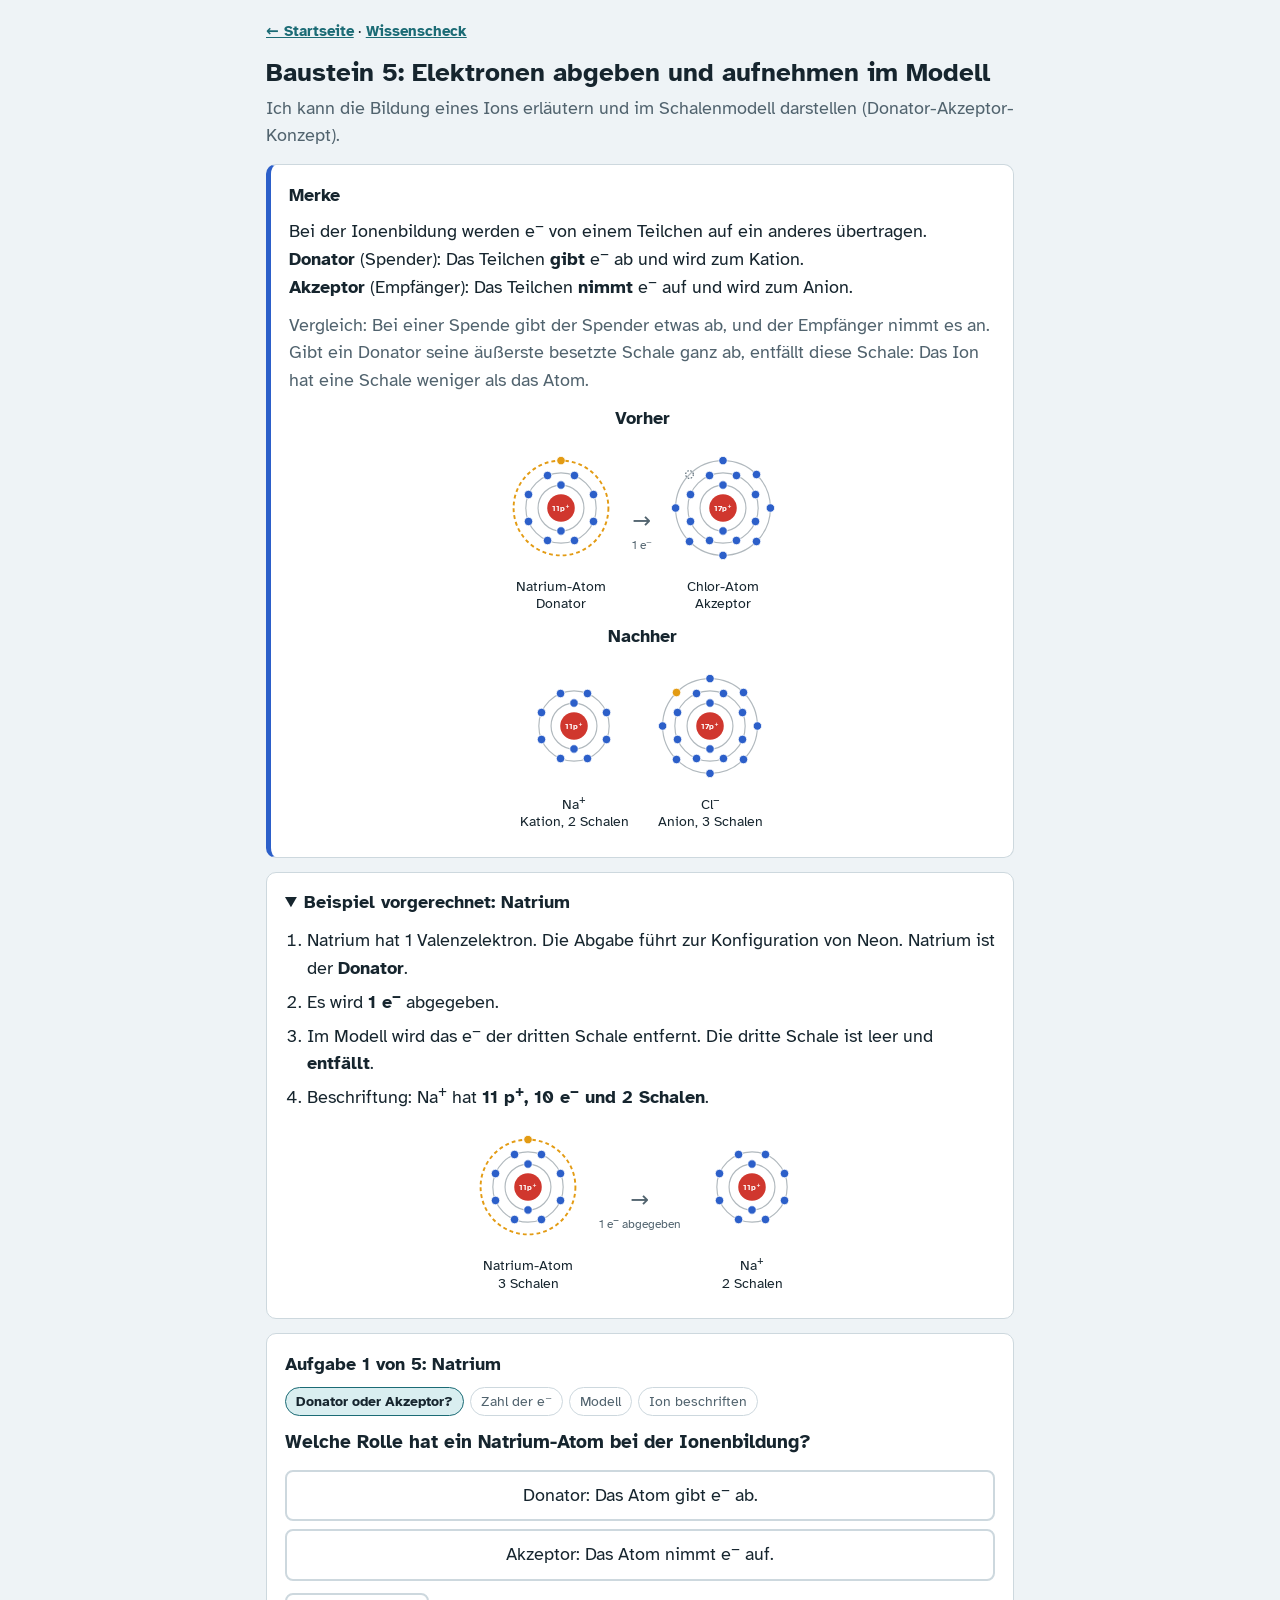
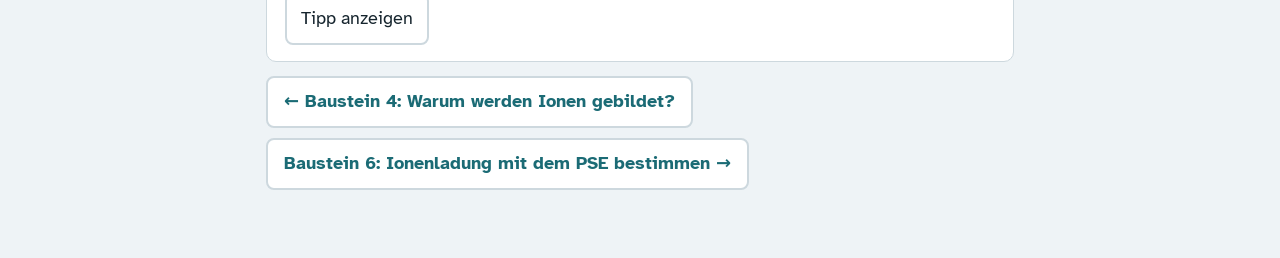
<file: baustein5.html>
<!DOCTYPE html>
<html lang="de">
<head>
<meta charset="utf-8">
<meta name="viewport" content="width=device-width, initial-scale=1, viewport-fit=cover">
<title>Baustein 5: Elektronen abgeben und aufnehmen im Modell</title>
<link rel="preconnect" href="https://fonts.googleapis.com">
<link rel="preconnect" href="https://fonts.gstatic.com" crossorigin>
<link href="https://fonts.googleapis.com/css2?family=Atkinson+Hyperlegible:wght@400;700&display=swap" rel="stylesheet">
<link rel="stylesheet" href="style.css">
</head>
<body>
<main>
<p class="navtop"><a href="index.html">← Startseite</a> · <a href="wissenscheck.html">Wissenscheck</a></p>
<h1>Baustein 5: Elektronen abgeben und aufnehmen im Modell</h1>
<p class="sub">Ich kann die Bildung eines Ions erläutern und im Schalenmodell darstellen (Donator-Akzeptor-Konzept).</p>

<section class="card merke">
<h2>Merke</h2>
<p>Bei der Ionenbildung werden e<sup>−</sup> von einem Teilchen auf ein anderes übertragen.<br>
<b>Donator</b> (Spender): Das Teilchen <b>gibt</b> e<sup>−</sup> ab und wird zum Kation.<br>
<b>Akzeptor</b> (Empfänger): Das Teilchen <b>nimmt</b> e<sup>−</sup> auf und wird zum Anion.</p>
<p class="sub">Vergleich: Bei einer Spende gibt der Spender etwas ab, und der Empfänger nimmt es an. Gibt ein Donator seine äußerste besetzte Schale ganz ab, entfällt diese Schale: Das Ion hat eine Schale weniger als das Atom.</p>
<div class="pair"><b>Vorher</b></div>
<div class="pair" id="mfig1"></div>
<div class="pair"><b>Nachher</b></div>
<div class="pair" id="mfig2"></div>
</section>

<details class="card" open>
<summary>Beispiel vorgerechnet: Natrium</summary>
<ol>
<li>Natrium hat 1 Valenzelektron. Die Abgabe führt zur Konfiguration von Neon. Natrium ist der <b>Donator</b>.</li>
<li>Es wird <b>1 e<sup>−</sup></b> abgegeben.</li>
<li>Im Modell wird das e<sup>−</sup> der dritten Schale entfernt. Die dritte Schale ist leer und <b>entfällt</b>.</li>
<li>Beschriftung: Na<sup>+</sup> hat <b>11 p<sup>+</sup>, 10 e<sup>−</sup> und 2 Schalen</b>.</li>
</ol>
<div class="pair" id="exfig"></div>
</details>

<section class="card" id="task"></section>
<nav class="navbot"><a href="baustein4.html">← Baustein 4: Warum werden Ionen gebildet?</a><a href="baustein6.html">Baustein 6: Ionenladung mit dem PSE bestimmen →</a></nav>
</main>

<script>
const R=[["H","","","","","","","He"],["Li","Be","B","C","N","O","F","Ne"],["Na","Mg","Al","Si","P","S","Cl","Ar"],["K","Ca","Ga","Ge","As","Se","Br","Kr"]];
const Z={Na:11,Cl:17,Mg:12,O:8,Al:13};
const E="e<sup>−</sup>",P="p<sup>+</sup>",AMB="#e39b13";
const cfg=n=>{const o=[];let r=n;for(const c of [2,8,8,18]){if(r<=0)break;const m=Math.min(c,r);o.push(m);r-=m}return o};
const last=a=>a[a.length-1];
const mk=(n,s)=>{
 const r=R.findIndex((row,i)=>i>0&&row.includes(s)),z=Z[s],ve=last(cfg(z)),don=ve<8-ve,k=Math.min(ve,8-ve),ch=don?k:-k;
 return{n,s,r,z,ve,don,k,ch,y:z-ch,ns:cfg(z).length,nsI:cfg(z-ch).length};
};
const T=[["Natrium","Na"],["Chlor","Cl"],["Magnesium","Mg"],["Sauerstoff","O"],["Aluminium","Al"]].map(a=>mk(...a));
const SK=[
 ["Donator und Akzeptor unterscheiden","AB 2; AB 4, Aufgabe 1 (die Begriffe Donator und Akzeptor: noch kein Arbeitsblatt)"],
 ["Die Zahl der übertragenen e⁻ bestimmen","AB 3, Aufgabe 2"],
 ["Die Ionenbildung im Schalenmodell darstellen","AB 3, Aufgabe 3; AB 4, Aufgabe 2"],
 ["Das Ion beschriften (p⁺, e⁻, Schalenzahl)","AB 4, Aufgabe 2"]
];
const ion=t=>`${t.s}<sup>${t.k>1?t.k:""}${t.ch>0?"+":"−"}</sup>`;
const nums=a=>a.map(v=>({l:v,v}));
const rot=(a,i)=>a.map((_,j)=>a[(j+i)%a.length]);
const pos=(i,j,m)=>{const a=-Math.PI/2+j*2*Math.PI/m+(i%2?Math.PI/m:0),r=30+16*i;return[85+r*Math.cos(a),85+r*Math.sin(a)]};

function fig(z,e,o={}){
 const sh=cfg(e),ns=sh.length;
 let h=`<circle cx="85" cy="85" r="18" fill="var(--pro)"/><text x="85" y="89" text-anchor="middle" font-size="11" font-weight="700" fill="#fff">${z}p⁺</text>`;
 sh.forEach((n,i)=>{
  const rad=30+16*i,lst=i===ns-1,gh=lst&&o.ghost?o.ghost:0,m=n+gh,dsh=lst&&o.dash;
  h+=`<circle cx="85" cy="85" r="${rad}" fill="none" stroke="${dsh?AMB:"var(--mut)"}" stroke-opacity="${dsh?1:.45}" stroke-width="${dsh?2.5:1.5}" ${dsh?'stroke-dasharray="5 4"':""}/>`;
  for(let j=0;j<m;j++){
   const[x,y]=pos(i,j,m).map(v=>v.toFixed(1));
   if(j<n){const hi=lst&&o.hi&&j>=n-o.hi;h+=`<circle cx="${x}" cy="${y}" r="5.5" fill="${hi?AMB:"var(--ele)"}" stroke="var(--card)" stroke-width="1"/>`}
   else h+=`<circle cx="${x}" cy="${y}" r="5" fill="none" stroke="var(--mut)" stroke-width="1.5" stroke-dasharray="2 2"/>`;
  }
 });
 return `<figure><svg viewBox="0 0 170 170" role="img" aria-label="Schalenmodell"><title>Schalenmodell</title>${h}</svg><figcaption>${o.cap||""}</figcaption></figure>`;
}
const atomFig=(t,cap)=>fig(t.z,t.z,t.don?{hi:t.k,dash:1,cap}:{ghost:t.k,cap});
const ionFig=(t,cap)=>fig(t.z,t.y,{hi:t.don?0:t.k,cap});
const mid=(t)=>`<div class="mid">→<small>${t.k} ${E} ${t.don?"abgegeben":"aufgenommen"}</small></div>`;

let bsel=new Set();
function builder(t){
 const sh=cfg(t.z),ns=sh.length;
 let h=`<circle cx="85" cy="85" r="18" fill="var(--pro)"/><text x="85" y="89" text-anchor="middle" font-size="11" font-weight="700" fill="#fff">${t.z}p⁺</text>`;
 sh.forEach((n,i)=>{
  const lst=i===ns-1,gh=!t.don&&lst?t.k:0,m=n+gh;
  h+=`<circle cx="85" cy="85" r="${30+16*i}" fill="none" stroke="var(--mut)" stroke-opacity=".45" stroke-width="1.5"/>`;
  for(let j=0;j<m;j++){
   const id=`${i}-${j}`,[x,y]=pos(i,j,m).map(v=>v.toFixed(1)),on=bsel.has(id),isE=j<n;
   let vis;
   if(t.don)vis=on?`<circle cx="${x}" cy="${y}" r="6" fill="none" stroke="${AMB}" stroke-width="2.5" stroke-dasharray="3 2"/>`:`<circle cx="${x}" cy="${y}" r="5.5" fill="var(--ele)" stroke="var(--card)" stroke-width="1"/>`;
   else if(isE)vis=`<circle cx="${x}" cy="${y}" r="5.5" fill="var(--ele)" stroke="var(--card)" stroke-width="1"/>`;
   else vis=on?`<circle cx="${x}" cy="${y}" r="5.5" fill="${AMB}" stroke="var(--card)" stroke-width="1"/>`:`<circle cx="${x}" cy="${y}" r="5.5" fill="none" stroke="var(--mut)" stroke-width="1.5" stroke-dasharray="2 2"/>`;
   h+=vis;
   if((t.don||!isE)&&!solved)h+=`<circle cx="${x}" cy="${y}" r="9" fill="transparent" style="cursor:pointer" onclick="tog('${id}')"/>`;
  }
 });
 return `<svg class="bld" viewBox="0 0 170 170" role="img" aria-label="Schalenmodell zum Anklicken"><title>Schalenmodell zum Anklicken</title>${h}</svg>`;
}
function tog(id){if(solved)return;bsel.has(id)?bsel.delete(id):bsel.add(id);fb=null;render()}

function steps(t,i){
 const z=t.z,y=t.y,k=t.k,ve=t.ve,don=t.don,w=don?["gibt","ab","abgegeben"]:["nimmt","auf","aufgenommen"];
 const opts3=[{l:`${z} ${P}, ${y} ${E}, ${t.nsI} Schalen`,v:"ok"},{l:`${z} ${P}, ${y} ${E}, ${t.nsI+1} Schalen`,v:"sh"},{l:`${y} ${P}, ${y} ${E}, ${t.nsI} Schalen`,v:"pr"},{l:`${z} ${P}, ${z} ${E}, ${t.ns} Schalen`,v:"no"}];
 return[
 {nm:"Donator oder Akzeptor?",q:`Welche Rolle hat ein ${t.n}-Atom bei der Ionenbildung?`,wide:true,ok:don?"d":"a",
  opts:rot([{l:`Donator: Das Atom gibt ${E} ab.`,v:"d"},{l:`Akzeptor: Das Atom nimmt ${E} auf.`,v:"a"}],i),
  tips:[`Der Donator ist der Spender (gibt ${E} ab), der Akzeptor der Empfänger (nimmt ${E} auf).`,
        `Zähle die Valenzelektronen: Wenige (1 bis 3) werden abgegeben, viele (5 bis 7) ergänzt, bis die Edelgaskonfiguration erreicht ist. Mit diesem Tipp erscheint das Schalenmodell.`,
        `Beispiel Natrium: 1 Valenzelektron, die Abgabe von 1 ${E} führt zur Konfiguration von Neon. Natrium ist der Donator.`],
  sol:`${t.n} hat ${ve} Valenzelektronen. Der kürzere Weg zur Edelgaskonfiguration ist die ${don?"Abgabe":"Aufnahme"} von ${k} ${E}: ${don?"Donator":"Akzeptor"}.`,
  bad:()=>`Prüfe die Valenzelektronen von ${t.n}: Es sind ${ve}. ${don?`Mit so wenigen ist die Abgabe der kürzere Weg.`:`Mit so vielen ist die Aufnahme von ${k} ${E} der kürzere Weg.`}`,
  done:`Richtig: ${don?"Donator (gibt "+E+" ab)":"Akzeptor (nimmt "+E+" auf)"}.`},
 {nm:"Zahl der e⁻",q:`Wie viele ${E} ${w[0]} das ${t.n}-Atom ${w[1]}, bis es eine Edelgaskonfiguration erreicht?`,opts:nums([1,2,3,4]),ok:k,
  tips:[don?`Ein Donator gibt alle seine Valenzelektronen ab.`:`Ein Akzeptor nimmt so viele ${E} auf, bis die Außenschale 8 ${E} trägt.`,
        `${t.n} hat ${ve} Valenzelektronen. Mit diesem Tipp erscheint das Schalenmodell.`,
        `${don?"Beispiel Natrium: 1 Valenzelektron, also Abgabe von 1 "+E+".":"Beispiel Fluor: 7 Valenzelektronen, 8 − 7 = 1, also Aufnahme von 1 "+E+"."} Wie ist es bei ${t.n}?`],
  sol:don?`${t.n} hat ${ve} Valenzelektronen und gibt alle ab: ${k} ${E}.`:`${t.n} hat ${ve} Valenzelektronen. Bis zum Oktett fehlen 8 − ${ve} = ${k} ${E}.`,
  bad:()=>`Das stimmt noch nicht. ${t.n} hat ${ve} Valenzelektronen.`,
  done:`Richtig: ${k} ${E} ${w[2]}.`},
 {nm:"Modell",build:true,q:don?`Markiere im Schalenmodell die ${k} ${E}, die das ${t.n}-Atom abgibt.`:`Fülle im Schalenmodell die ${k} freien Plätze auf, auf die das ${t.n}-Atom ${E} aufnimmt.`,
  tips:[don?`Abgegeben werden nur die ${E} der äußersten Schale (die Valenzelektronen).`:`Aufgenommen werden ${E} auf der äußersten Schale, bis sie voll ist.`,
        don?`Klicke genau ${k} ${E} auf der äußersten Schale an.`:`Klicke auf die gestrichelten Plätze auf der äußersten Schale.`,
        don?`Beispiel Natrium: Das ${E} der dritten Schale wird abgegeben. Die dritte Schale ist danach leer.`:`Beispiel Fluor: Auf der äußersten Schale ist 1 Platz frei. Er wird mit 1 ${E} besetzt.`],
  sol:don?`Die ${k} ${E} der äußersten Schale werden abgegeben. Die leere Schale entfällt.`:`Die ${k} freien Plätze der äußersten Schale werden besetzt.`,
  done:don?`Richtig: Die ${k} ${E} der äußersten Schale sind abgegeben, die leere Schale entfällt.`:`Richtig: Die äußerste Schale ist jetzt voll besetzt.`},
 {nm:"Ion beschriften",q:`Wie lautet die Beschriftung des ${t.n}-Ions?`,wide:true,opts:rot(opts3,i),ok:"ok",
  tips:[`Bei der Ionenbildung ändert sich nur die Hülle. Die Zahl der ${P} im Kern bleibt gleich.`,
        `Rechne: Zahl der ${E} im Atom (${z}) ${don?"minus":"plus"} ${k}. Zähle dann die besetzten Schalen. Mit diesem Tipp erscheinen die Schalenmodelle.`,
        `Beispiel Natrium: 11 ${P}, 11 − 1 = 10 ${E}. Die dritte Schale ist leer und entfällt: 2 Schalen.`],
  sol:`Das ${t.n}-Ion hat ${z} ${P}, ${y} ${E} und ${t.nsI} Schalen.`,
  bad:v=>v==="sh"?(don?`Die äußerste Schale ist leer geworden und entfällt. Das Ion hat eine Schale weniger als das Atom.`:`Bei der Aufnahme kommt keine neue Schale hinzu: Die ${E} besetzen freie Plätze der äußersten Schale.`):v==="pr"?`Die Zahl der ${P} im Kern ändert sich bei der Ionenbildung nicht.`:`Hier hat sich nichts geändert: Das Ion hat eine andere Zahl an ${E} als das Atom.`,
  done:`Richtig: ${z} ${P}, ${y} ${E}, ${t.nsI} Schalen.`}
 ];
}

let ti=0,s=0,hint=0,solved=false,fb=null,over=false,end=false,picked=null,ans=[],err=T.map(()=>[false,false,false,false]);

function gfx(t){
 const h2=hint>=2||solved;
 if(s<=1&&h2)return `<div class="pair">${atomFig(t,`${t.n}-Atom<br>${t.ve} Valenzelektronen`)}</div><p class="note">${t.don?`Orange: die ${E}, die abgegeben werden.`:`Gestrichelt: die freien Plätze, die ${E} aufnehmen.`}</p>`;
 if(s===2&&solved)return `<div class="pair">${atomFig(t,`${t.n}-Atom<br>${t.ns} Schalen`)}${mid(t)}${ionFig(t,`${ion(t)}<br>${t.nsI} Schalen`)}</div><p class="note">${t.don?`Die leere äußerste Schale entfällt: Das Ion hat eine Schale weniger.`:`Die Schalenzahl bleibt gleich: Die ${E} besetzen freie Plätze der äußersten Schale.`}</p>`;
 if(s===3&&h2)return `<div class="pair">${ionFig(t,`${ion(t)}<br>${t.z} ${P} · ${t.y} ${E} · ${t.nsI} Schalen`)}</div>`;
 return "";
}
function render(){
 const el=document.getElementById("task");
 if(end)return result(el);
 const t=T[ti],S=steps(t,ti);
 let h=`<h2>Aufgabe ${ti+1} von ${T.length}: ${t.n}</h2><div class="chips">${S.map((x,i)=>`<span class="chip ${over||i<s?"done":i===s?"cur":""}">${x.nm}</span>`).join("")}</div>`;
 ans.forEach(a=>h+=`<p class="recap">✓ ${a}</p>`);
 if(over){
  h+=`<div class="fb ok"><b>Steckbrief: ${t.n} (${t.don?"Donator":"Akzeptor"})</b><div class="pair">${atomFig(t,`${t.n}-Atom`)}${mid(t)}${ionFig(t,`${ion(t)}`)}</div><div class="fx">${t.n}-Atom: ${t.z} ${P}, ${t.z} ${E}, ${t.ns} Schalen<br>${ion(t)}: ${t.z} ${P}, ${t.y} ${E}, ${t.nsI} Schalen<br>${t.don?"Donator: gibt":"Akzeptor: nimmt"} ${t.k} ${E} ${t.don?"ab":"auf"}</div></div>
  <div class="row"><button class="main" onclick="nextTask()">${ti<T.length-1?"Nächste Aufgabe":"Auswertung ansehen"}</button></div>`;
  el.innerHTML=h;return;
 }
 const c=S[s];
 h+=`<p class="q">${c.q}</p>`+gfx(t);
 if(c.build)h+=builder(t);
 else h+=`<div class="opts ${c.wide?"w":""}">`+c.opts.map((o,i)=>{
   const cl=solved&&o.v===c.ok?"right":(picked===i&&!solved&&o.v!==c.ok)?"wrong":"";
   return `<button class="${cl}" ${solved?"disabled":""} onclick="pick(${i})">${o.l}</button>`}).join("")+"</div>";
 if(fb)h+=`<div class="fb ${fb.k}">${fb.t}</div>`;
 for(let i=0;i<hint;i++)h+=`<div class="tip"><b>Tipp ${i+1}:</b> ${c.tips[i]}</div>`;
 h+='<div class="row">';
 if(solved)h+=`<button class="main" onclick="nextStep()">${s<S.length-1?"Weiter":"Ergebnis ansehen"}</button>`;
 else{
  if(c.build)h+=`<button class="main" onclick="checkBuild()">Prüfen</button>`;
  if(hint<3)h+=`<button onclick="moreHint()">Tipp anzeigen</button>`;
  else h+=`<button onclick="showSol()">Lösung zeigen</button>`;
 }
 h+="</div>";
 el.innerHTML=h;
}
function wrong(msg){err[ti][s]=true;hint=Math.min(3,hint+1);fb={k:"bad",t:"Fast. "+msg};render()}
function checkBuild(){
 const t=T[ti],c=steps(t,ti)[s],n=bsel.size;
 if(n===0){fb={k:"bad",t:"Du hast noch nichts markiert."};render();return}
 if(t.don){
  const outer=[...bsel].filter(x=>x.startsWith(`${t.ns-1}-`)).length;
  if(outer<n)return wrong(`Abgegeben werden nur ${E} der äußersten Schale, nicht aus dem Inneren des Atoms.`);
 }
 if(n!==t.k)return wrong(`Du hast ${n} markiert, gefragt sind ${t.k}.`);
 solved=true;fb={k:"ok",t:c.done};render();
}
function pick(i){
 if(solved)return;
 const c=steps(T[ti],ti)[s],o=c.opts[i];picked=i;
 if(o.v===c.ok){solved=true;fb={k:"ok",t:c.done};render()}
 else wrong(c.bad(o.v));
}
function moreHint(){hint=Math.min(3,hint+1);render()}
function showSol(){
 const t=T[ti],c=steps(t,ti)[s];err[ti][s]=true;solved=true;picked=null;
 if(c.build){bsel=new Set();const m=t.don?[...Array(t.k).keys()].map(j=>`${t.ns-1}-${j}`):[...Array(t.k).keys()].map(j=>`${t.ns-1}-${last(cfg(t.z))+j}`);m.forEach(x=>bsel.add(x))}
 fb={k:"ok",t:"Lösung: "+c.sol,sol:true};render();
}
function nextStep(){
 const S=steps(T[ti],ti),c=S[s];
 ans.push(fb&&fb.sol?c.sol:c.done.replace(/^Richtig: /,""));
 s++;hint=0;solved=false;fb=null;picked=null;bsel=new Set();
 if(s>=S.length)over=true;
 render();
}
function nextTask(){
 ti++;s=0;hint=0;solved=false;fb=null;picked=null;ans=[];over=false;bsel=new Set();
 if(ti>=T.length)end=true;
 render();window.scrollTo({top:document.getElementById("task").offsetTop-10});
}
function result(el){
 let h=`<h2>Deine Auswertung</h2><p>So sicher bist du bei den vier Teilschritten:</p><table class="res">`;
 SK.forEach((k,j)=>{
  const n=err.filter(e=>e[j]).length,gr=n===0?"g":n===1?"y":"r",lab=n===0?"✓ sicher":n===1?"~ fast sicher":"! noch üben";
  h+=`<tr><td><b>${k[0]}</b></td><td><span class="amp ${gr}">${lab}</span></td></tr>
  <tr><td colspan="2" style="border-top:0;padding-top:0">${n===0?"Das kannst du schon.":`Webseite: Aufgaben dieses Bausteins noch einmal üben <button onclick="restart()" style="min-height:32px;padding:2px 10px">Noch einmal</button><br>Arbeitsblatt: ${k[1]}`}</td></tr>`;
 });
 h+=`</table><p class="note">Weiter geht es mit <a href="baustein6.html">Baustein 6: Ionenladung mit dem PSE bestimmen</a>.</p><div class="row"><button class="main" onclick="restart()">Noch einmal beginnen</button></div>`;
 el.innerHTML=h;
}
function restart(){ti=0;s=0;hint=0;solved=false;fb=null;over=false;end=false;picked=null;ans=[];bsel=new Set();err=T.map(()=>[false,false,false,false]);render()}
{const na=mk("Natrium","Na"),cl=mk("Chlor","Cl");
 document.getElementById("exfig").innerHTML=atomFig(na,"Natrium-Atom<br>3 Schalen")+mid(na)+ionFig(na,"Na<sup>+</sup><br>2 Schalen");
 document.getElementById("mfig1").innerHTML=atomFig(na,"Natrium-Atom<br>Donator")+`<div class="mid">→<small>1 e⁻</small></div>`+atomFig(cl,"Chlor-Atom<br>Akzeptor");
 document.getElementById("mfig2").innerHTML=ionFig(na,"Na<sup>+</sup><br>Kation, 2 Schalen")+ionFig(cl,"Cl<sup>−</sup><br>Anion, 3 Schalen")}
render();
</script>
</body>
</html>
</file>
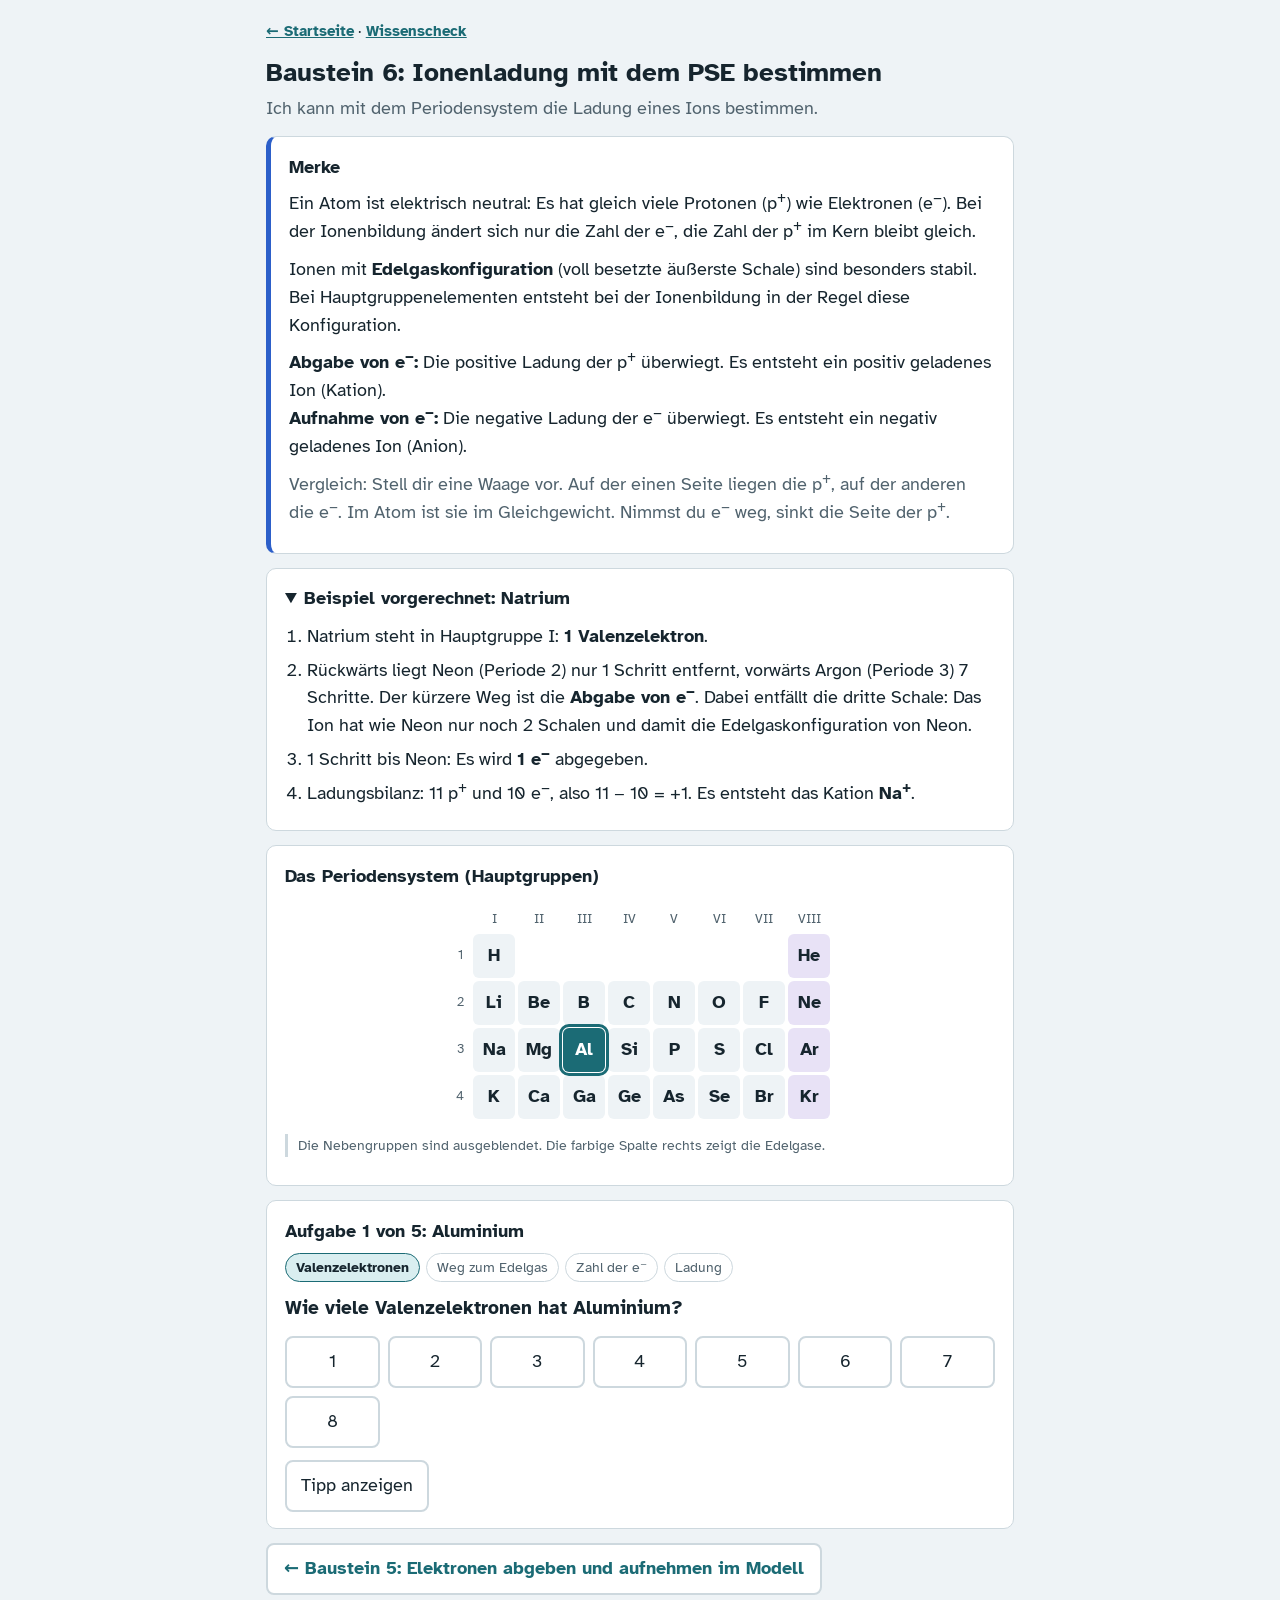
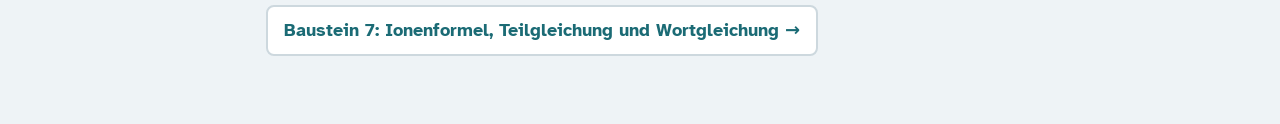
<file: baustein6.html>
<!DOCTYPE html>
<html lang="de">
<head>
<meta charset="utf-8">
<meta name="viewport" content="width=device-width, initial-scale=1, viewport-fit=cover">
<title>Baustein 6: Ionenladung mit dem PSE bestimmen</title>
<link rel="preconnect" href="https://fonts.googleapis.com">
<link rel="preconnect" href="https://fonts.gstatic.com" crossorigin>
<link href="https://fonts.googleapis.com/css2?family=Atkinson+Hyperlegible:wght@400;700&display=swap" rel="stylesheet">
<link rel="stylesheet" href="style.css">
</head>
<body>
<main>
<p class="navtop"><a href="index.html">← Startseite</a> · <a href="wissenscheck.html">Wissenscheck</a></p>
<h1>Baustein 6: Ionenladung mit dem PSE bestimmen</h1>
<p class="sub">Ich kann mit dem Periodensystem die Ladung eines Ions bestimmen.</p>

<section class="card merke">
<h2>Merke</h2>
<p>Ein Atom ist elektrisch neutral: Es hat gleich viele Protonen (p<sup>+</sup>) wie Elektronen (e<sup>−</sup>). Bei der Ionenbildung ändert sich nur die Zahl der e<sup>−</sup>, die Zahl der p<sup>+</sup> im Kern bleibt gleich.</p>
<p>Ionen mit <b>Edelgaskonfiguration</b> (voll besetzte äußerste Schale) sind besonders stabil. Bei Hauptgruppenelementen entsteht bei der Ionenbildung in der Regel diese Konfiguration.</p>
<p><b>Abgabe von e<sup>−</sup>:</b> Die positive Ladung der p<sup>+</sup> überwiegt. Es entsteht ein positiv geladenes Ion (Kation).<br>
<b>Aufnahme von e<sup>−</sup>:</b> Die negative Ladung der e<sup>−</sup> überwiegt. Es entsteht ein negativ geladenes Ion (Anion).</p>
<p class="sub">Vergleich: Stell dir eine Waage vor. Auf der einen Seite liegen die p<sup>+</sup>, auf der anderen die e<sup>−</sup>. Im Atom ist sie im Gleichgewicht. Nimmst du e<sup>−</sup> weg, sinkt die Seite der p<sup>+</sup>.</p>
</section>

<details class="card" open>
<summary>Beispiel vorgerechnet: Natrium</summary>
<ol>
<li>Natrium steht in Hauptgruppe I: <b>1 Valenzelektron</b>.</li>
<li>Rückwärts liegt Neon (Periode 2) nur 1 Schritt entfernt, vorwärts Argon (Periode 3) 7 Schritte. Der kürzere Weg ist die <b>Abgabe von e<sup>−</sup></b>. Dabei entfällt die dritte Schale: Das Ion hat wie Neon nur noch 2 Schalen und damit die Edelgaskonfiguration von Neon.</li>
<li>1 Schritt bis Neon: Es wird <b>1 e<sup>−</sup></b> abgegeben.</li>
<li>Ladungsbilanz: 11 p<sup>+</sup> und 10 e<sup>−</sup>, also 11 − 10 = +1. Es entsteht das Kation <b>Na<sup>+</sup></b>.</li>
</ol>
</details>

<section class="card">
<h2>Das Periodensystem (Hauptgruppen)</h2>
<div class="scroll" id="pse"></div>
<p class="note">Die Nebengruppen sind ausgeblendet. Die farbige Spalte rechts zeigt die Edelgase.</p>
</section>

<section class="card" id="task"></section>
<nav class="navbot"><a href="baustein5.html">← Baustein 5: Elektronen abgeben und aufnehmen im Modell</a><a href="baustein7.html">Baustein 7: Ionenformel, Teilgleichung und Wortgleichung →</a></nav>
</main>

<script>
const R=[["H","","","","","","","He"],["Li","Be","B","C","N","O","F","Ne"],["Na","Mg","Al","Si","P","S","Cl","Ar"],["K","Ca","Ga","Ge","As","Se","Br","Kr"]];
const Z={H:1,He:2,Li:3,Be:4,B:5,C:6,N:7,O:8,F:9,Ne:10,Na:11,Mg:12,Al:13,Si:14,P:15,S:16,Cl:17,Ar:18,K:19,Ca:20,Ga:31,Ge:32,As:33,Se:34,Br:35,Kr:36};
const RO=["I","II","III","IV","V","VI","VII","VIII"];
const RAW=[["Aluminium","Al"],["Fluor","F"],["Calcium","Ca"],["Schwefel","S"],["Stickstoff","N"]];
const E="e<sup>−</sup>",P="p<sup>+</sup>";
const T=RAW.map(([n,s])=>{
  const r=R.findIndex((row,i)=>i>0&&row.includes(s)),c=R[r].indexOf(s);
  const ve=c+1,back=ve,fwd=8-ve,don=back<fwd,k=Math.min(back,fwd),z=Z[s];
  return{n,s,r,c,ve,back,fwd,don,k,z,y:don?z-k:z+k,ch:don?k:-k,egL:["He","Ne","Ar"][r-1],egR:R[r][7]};
});
const SK=[
 ["Valenzelektronen im PSE ablesen","Baustein 2 (Atombau und Valenzelektronen)","noch kein Arbeitsblatt"],
 ["Den kürzeren Weg zur Edelgaskonfiguration bestimmen, auch rückwärts","Baustein 6","AB 3, Aufgabe 2"],
 ["Die Zahl der übertragenen "+E+" bestimmen","Baustein 6","AB 3, Aufgabe 2"],
 ["Ladung und Vorzeichen über die Ladungsbilanz bestimmen","Baustein 3 (Ladung von "+P+" und "+E+")","AB 4, Aufgabe 2 und 3"]
];
const NAMES=["Valenzelektronen","Weg zum Edelgas","Zahl der e⁻","Ladung"];
const chl=c=>`${Math.abs(c)}${c>0?"+":"−"}`;
const ion=t=>`${t.s}<sup>${Math.abs(t.ch)>1?Math.abs(t.ch):""}${t.ch>0?"+":"−"}</sup>`;
const nums=a=>a.map(v=>({l:v,v}));

function steps(t){
 const w=t.don?"abgegeben":"aufgenommen",eg=t.don?t.egL:t.egR,pr=t.r+1;
 return[
 {q:`Wie viele Valenzelektronen hat ${t.n}?`,opts:nums([1,2,3,4,5,6,7,8]),ok:t.ve,
  tips:[`Suche ${t.n} (${t.s}) im Periodensystem. Über der Spalte steht die Hauptgruppe. Bei den Hauptgruppen ist ihre Nummer gleich der Zahl der Valenzelektronen (Außenelektronen).`,
        `Die Hauptgruppen sind mit I bis VIII beschriftet. Lies die römische Zahl über ${t.s} ab und wandle sie in eine normale Zahl um. Mit diesem Tipp erscheint auch das Schalenmodell.`,
        `Beispiel Magnesium: Es steht in Hauptgruppe II, also hat es 2 Valenzelektronen. Wie ist es bei ${t.n}?`],
  sol:`${t.n} steht in Hauptgruppe ${RO[t.c]}, es hat ${t.ve} Valenzelektronen.`,
  bad:()=>`Das stimmt noch nicht. Die Hauptgruppe steht über der Spalte von ${t.s}.`,
  done:`Richtig: ${t.ve} Valenzelektronen.`},
 {q:`Welche Edelgaskonfiguration erreicht ${t.n} mit der kleineren Zahl übertragener ${E}? Nutze den Ausschnitt des Periodensystems.`,
  opts:[{l:`Abgabe von ${E}: Konfiguration von ${t.egL} (Periode ${t.r})`,v:"d"},{l:`Aufnahme von ${E}: Konfiguration von ${t.egR} (Periode ${pr})`,v:"a"}],wide:true,ok:t.don?"d":"a",
  tips:[`Vergleiche die Schritte bis zum Edelgas in beiden Richtungen. Ziel ist die Edelgaskonfiguration (voll besetzte äußerste Schale). Bei der Abgabe liegt das Edelgas in der Periode darüber, bei der Aufnahme in der eigenen Periode. Es werden so wenige ${E} wie möglich übertragen.`,
        `Mit diesem Tipp erscheinen die Schrittzahlen im Ausschnitt. Welche Zahl ist kleiner?`,
        `Beispiel Natrium: 1 Schritt bis Neon (Periode 2), 7 Schritte bis Argon (Periode 3). Die Abgabe ist der kürzere Weg.`],
  sol:`Bis ${t.egL} (Periode ${t.r}) sind es ${t.back} Schritte, bis ${t.egR} (Periode ${pr}) ${t.fwd} Schritte. Der kürzere Weg ist die ${t.don?"Abgabe":"Aufnahme"} von ${E}.`,
  bad:v=>v==="a"?`Hast du auch die Periode darüber betrachtet? Dort steht ${t.egL}. Vergleiche beide Wege.`:`Das ist der längere Weg. Vergleiche die Schritte in beiden Richtungen.`,
  done:`Richtig: ${t.don?`Abgabe von ${E}: Das Ion erreicht die Edelgaskonfiguration von ${t.egL} und hat eine Schale weniger als das Atom (${t.r} statt ${pr}).`:`Aufnahme von ${E}: Das Ion erreicht die Edelgaskonfiguration von ${t.egR} und hat dieselbe Schalenzahl wie das Atom (${pr}).`}`},
 {q:`Wie viele ${E} werden ${w}?`,opts:nums([1,2,3,4]),ok:t.k,
  tips:[`Jeder Schritt bis zum Edelgas entspricht einem ${E}. Mit diesem Tipp erscheint das Schalenmodell.`,
        `Zähle im Ausschnitt die Schritte von ${t.s} bis ${eg} nach.`,
        `Beispiel Natrium: 1 Schritt bis Neon, also 1 ${E}. Wie viele Schritte sind es bei ${t.n}?`],
  sol:`Von ${t.s} bis ${eg} sind es ${t.k} Schritte, also werden ${t.k} ${E} ${w}.`,
  bad:()=>`Das stimmt noch nicht. Zähle die Schritte bis ${eg}.`,
  done:`Richtig: ${t.k} ${E} ${t.k>1?"werden":"wird"} ${w}.`},
 {q:`Das ${t.n}-Ion hat ${t.z} ${P} und ${t.y} ${E}. Welche Ladung hat es?`,opts:[3,2,1,-1,-2,-3].map(v=>({l:chl(v),v})),ok:t.ch,dots:true,
  tips:[`Ein Atom ist neutral. Im Ion hat sich die Zahl der ${E} geändert. Überwiegen die ${P}, ist das Ion positiv geladen, überwiegen die ${E}, ist es negativ geladen.`,
        `Stelle die Ladungsbilanz auf: Zahl der ${P} minus Zahl der ${E}, also ${t.z} − ${t.y}. Ist das Ergebnis positiv oder negativ?`,
        `Beispiel Natrium: 11 ${P} und 10 ${E}. 11 − 10 = +1, also 1+. Rechne ebenso für ${t.n}.`],
  sol:`${t.z} − ${t.y} = ${t.ch>0?"+":"−"}${Math.abs(t.ch)}. Das Ion hat die Ladung ${chl(t.ch)}.`,
  bad:v=>Math.abs(v)===Math.abs(t.ch)
    ?`Die Zahl stimmt, aber das Vorzeichen nicht. ${t.don?`Nach der Abgabe von ${E} überwiegt die positive Ladung der ${P}: Das Ion ist positiv geladen.`:`Nach der Aufnahme von ${E} überwiegt die negative Ladung der ${E}: Das Ion ist negativ geladen.`}`
    :`Die Zahl stimmt nicht. Stelle die Ladungsbilanz auf: ${t.z} ${P} minus ${t.y} ${E}.`,
  done:`Richtig: Ladung ${chl(t.ch)}.`}
 ];
}

let ti=0,s=0,hint=0,solved=false,fb=null,over=false,end=false,picked=null,ans=[],err=T.map(()=>[false,false,false,false]);

function pse(t){
 let h='<table class="pse"><tr><th></th>'+RO.map(r=>`<th>${r}</th>`).join("")+"</tr>";
 R.forEach((row,i)=>{h+=`<tr><th class="pn">${i+1}</th>`+row.map((x,j)=>{
   const cl=!x?"e0":(t&&t.s===x)?"cur":j===7?"eg":"";
   return `<td class="${cl}">${x}</td>`}).join("")+"</tr>"});
 document.getElementById("pse").innerHTML=h+"</table>";
}
function ex(t,showN){
 let h=`<div class="scroll"><table class="ex"><tr><th></th>${RO.map(r=>`<th>${r}</th>`).join("")}</tr>`;
 [[t.r-1,0],[t.r,1]].forEach(([ri,cur])=>{
  h+=`<tr><th class="pl">Periode ${ri+1}<br>${ri+1} Schalen</th>`;
  R[ri].forEach((x,j)=>{
   let cl=!x?"e0":j===7?"eg":"",b="";
   if(cur&&j===t.c)cl="cur";
   if(j===7&&x)cl+=" tg";
   if(showN&&x){
    if(cur&&j<t.c)b=`←${t.c-j}`;
    if(cur&&j>t.c)b=`${j-t.c}→`;
    if(!cur&&j===7)b=`↖${t.back}`;
   }
   h+=`<td class="${cl}">${x}<small>${b}</small></td>`;
  });
  h+="</tr>";
 });
 return h+`</table></div><p class="note">Abgabe von ${E} führt zum Edelgas der Periode darüber: Dort ist eine Schale weniger besetzt. Aufnahme von ${E} führt zum Edelgas der eigenen Periode. Die Zahlen zählen die Schritte vom Element aus.</p>`;
}
function dots(t){
 const d=(n,c,x)=>Array.from({length:n},()=>`<span class="d ${c}">${x}</span>`).join("");
 return `<p class="lbl">Teilchen des ${t.n}-Ions:</p><div class="dots">${d(t.z,"p",P)}</div><div class="dots">${d(t.y,"e",E)}</div>`;
}
function cfg(n){const cp=[2,8,8,18],o=[];let r=n;for(const c of cp){if(r<=0)break;const m=Math.min(c,r);o.push(m);r-=m}return o}
const AMB="#e39b13";
function fig(z,e,o={}){
 const sh=cfg(e),ns=sh.length,cx=85,cy=85;
 let g=`<circle cx="${cx}" cy="${cy}" r="18" fill="var(--pro)"/><text x="${cx}" y="${cy+4}" text-anchor="middle" font-size="11" font-weight="700" fill="#fff">${z}p⁺</text>`;
 sh.forEach((n,i)=>{
  const rad=30+16*i,last=i===ns-1,gh=last&&o.ghost?o.ghost:0,m=n+gh,dsh=last&&o.dash;
  g+=`<circle cx="${cx}" cy="${cy}" r="${rad}" fill="none" stroke="${dsh?AMB:"var(--mut)"}" stroke-opacity="${dsh?1:.45}" stroke-width="${dsh?2.5:1.5}" ${dsh?'stroke-dasharray="5 4"':""}/>`;
  for(let j=0;j<m;j++){
   const a=-Math.PI/2+j*2*Math.PI/m+(i%2?Math.PI/m:0),x=(cx+rad*Math.cos(a)).toFixed(1),y=(cy+rad*Math.sin(a)).toFixed(1);
   if(j<n){const hi=last&&o.hi&&j>=n-o.hi;g+=`<circle cx="${x}" cy="${y}" r="5.5" fill="${hi?AMB:"var(--ele)"}" stroke="var(--card)" stroke-width="1"/>`}
   else g+=`<circle cx="${x}" cy="${y}" r="5" fill="none" stroke="var(--mut)" stroke-width="1.5" stroke-dasharray="2 2"/>`;
  }
 });
 return `<figure><svg viewBox="0 0 170 170" role="img" aria-label="Schalenmodell"><title>Schalenmodell</title>${g}</svg><figcaption>${o.cap||""}</figcaption></figure>`;
}
function trio(t){
 const eg=t.don?t.egL:t.egR,w=t.don?"abgegeben":"aufgenommen",n=x=>cfg(x).length;
 const a=fig(t.z,t.z,t.don?{hi:t.k,dash:1,cap:`${t.n}-Atom<br>${n(t.z)} Schalen`}:{ghost:t.k,cap:`${t.n}-Atom<br>${n(t.z)} Schalen`});
 const b=fig(t.z,t.y,{hi:t.don?0:t.k,cap:`${ion(t)}-Ion<br>${n(t.y)} Schalen`});
 const c=fig(Z[eg],Z[eg],{cap:`${eg}-Atom<br>${n(Z[eg])} Schalen`});
 return `<div class="pair">${a}<div class="mid">→<small>${t.k} ${E} ${w}</small></div>${b}<div class="mid">=<small>gleiche Elektronen&shy;anordnung</small></div>${c}</div><p class="note">Orange: ${t.don?`Diese ${E} und die äußerste Schale entfallen.`:`Diese ${E} kommen hinzu und füllen die äußerste Schale.`} Das Ion hat die Edelgaskonfiguration von ${eg}, aber eine andere Zahl an ${P}.</p>`;
}
function waage(t){
 const show=hint>=2||solved,a=show?Math.min(16,5*Math.abs(t.ch)):0,r=a*Math.PI/180,d=100*Math.sin(r),dx=100*Math.cos(r),sg=t.ch>0?1:-1;
 const yL=60+sg*d,yR=60-sg*d,xL=140-dx,xR=140+dx,f=v=>v.toFixed(1);
 const pan=(x,y,c,tx)=>`<line x1="${f(x)}" y1="${f(y)}" x2="${f(x-26)}" y2="${f(y+34)}" stroke="var(--mut)"/><line x1="${f(x)}" y1="${f(y)}" x2="${f(x+26)}" y2="${f(y+34)}" stroke="var(--mut)"/><rect x="${f(x-38)}" y="${f(y+34)}" width="76" height="26" rx="6" fill="${c}"/><text x="${f(x)}" y="${f(y+52)}" text-anchor="middle" font-size="14" font-weight="700" fill="#fff">${tx}</text>`;
 return `<svg class="wg" viewBox="0 0 280 170" role="img" aria-label="Waage mit Protonen und Elektronen"><title>Waage</title><line x1="140" y1="60" x2="140" y2="158" stroke="var(--mut)" stroke-width="3"/><line x1="100" y1="158" x2="180" y2="158" stroke="var(--mut)" stroke-width="4"/><line x1="${f(xL)}" y1="${f(yL)}" x2="${f(xR)}" y2="${f(yR)}" stroke="var(--ink)" stroke-width="4" stroke-linecap="round"/>${pan(xL,yL,"var(--pro)",t.z+" p⁺")}${pan(xR,yR,"var(--ele)",t.y+" e⁻")}</svg><p class="note">${show?`Die Seite mit der größeren Ladung sinkt: Es überwiegen die ${t.ch>0?P:E}.`:`Waage: links die positive Ladung der ${P}, rechts die negative Ladung der ${E}. Stelle zuerst die Ladungsbilanz auf.`}</p>`;
}
function gfx(t){
 if(s===0&&(hint>=2||solved))return `<div class="pair">${fig(t.z,t.z,{hi:t.ve,cap:`${t.n}-Atom<br>${cfg(t.z).length} Schalen`})}</div><p class="note">Orange: die ${t.ve} Valenzelektronen auf der äußersten besetzten Schale.</p>`;
 if(s===1&&(solved||hint>=3))return trio(t);
 if(s===2&&(hint>=1||solved))return `<div class="pair">${fig(t.z,t.z,t.don?{hi:t.k,dash:1,cap:`${t.n}-Atom`}:{ghost:t.k,cap:`${t.n}-Atom`})}</div><p class="note">${t.don?`Orange: Diese ${t.k} ${E} (alle Valenzelektronen) werden abgegeben.`:`Gestrichelt: Hier fehlen ${t.k} ${E} bis zur voll besetzten äußersten Schale (Edelgaskonfiguration).`}</p>`;
 if(s===3)return waage(t)+(solved?`<div class="pair">${fig(t.z,t.y,{hi:t.don?0:t.k,cap:`${ion(t)}-Ion<br>${t.z} ${P}, ${t.y} ${E}`})}</div>`:"");
 return "";
}
function render(){
 const el=document.getElementById("task");
 if(end){pse(null);return result(el)}
 const t=T[ti],S=steps(t);pse(t);
 let h=`<h2>Aufgabe ${ti+1} von ${T.length}: ${t.n}</h2><div class="chips">${NAMES.map((n,i)=>`<span class="chip ${over||i<s?"done":i===s?"cur":""}">${n}</span>`).join("")}</div>`;
 ans.forEach(a=>h+=`<p class="recap">✓ ${a}</p>`);
 if(over){
  h+=`<div class="fb ok"><p class="ion">${ion(t)}</p><p>${t.n} ${t.don?"gibt":"nimmt"} ${t.k} ${E} ${t.don?"ab":"auf"}. Es entsteht ein ${t.don?"positiv geladenes Ion (Kation)":"negativ geladenes Ion (Anion)"}.</p></div>
  <div class="row"><button class="main" onclick="nextTask()">${ti<T.length-1?"Nächste Aufgabe":"Auswertung ansehen"}</button></div>`;
  el.innerHTML=h;return;
 }
 const c=S[s];
 h+=`<p class="q">${c.q}</p>`;
 if(s>=1)h+=ex(t,s>1||hint>=2||(s===1&&solved));
 if(c.dots)h+=dots(t);
 h+=gfx(t);
 h+=`<div class="opts ${c.wide?"w":""}">`+c.opts.map((o,i)=>{
   const cl=solved&&o.v===c.ok?"right":(picked===i&&!solved&&o.v!==c.ok)?"wrong":"";
   return `<button class="${cl}" ${solved?"disabled":""} onclick="pick(${i})">${o.l}</button>`}).join("")+"</div>";
 if(fb)h+=`<div class="fb ${fb.k}">${fb.t}</div>`;
 for(let i=0;i<hint;i++)h+=`<div class="tip"><b>Tipp ${i+1}:</b> ${c.tips[i]}</div>`;
 h+='<div class="row">';
 if(solved)h+=`<button class="main" onclick="nextStep()">${s<3?"Weiter":"Ergebnis ansehen"}</button>`;
 else if(hint<3)h+=`<button onclick="moreHint()">Tipp anzeigen</button>`;
 else h+=`<button onclick="showSol()">Lösung zeigen</button>`;
 h+="</div>";
 el.innerHTML=h;
}
function pick(i){
 if(solved)return;
 const c=steps(T[ti])[s],o=c.opts[i];picked=i;
 if(o.v===c.ok){solved=true;fb={k:"ok",t:c.done};}
 else{err[ti][s]=true;hint=Math.min(3,hint+1);fb={k:"bad",t:"Fast. "+c.bad(o.v)};}
 render();
}
function moreHint(){hint=Math.min(3,hint+1);render()}
function showSol(){const c=steps(T[ti])[s];err[ti][s]=true;solved=true;picked=null;fb={k:"ok",t:"Lösung: "+c.sol,sol:true};render()}
function nextStep(){
 const c=steps(T[ti])[s];
 ans.push(fb&&fb.sol?c.sol:c.done.replace(/^Richtig: /,""));
 s++;hint=0;solved=false;fb=null;picked=null;
 if(s>3)over=true;
 render();
}
function nextTask(){
 ti++;s=0;hint=0;solved=false;fb=null;picked=null;ans=[];over=false;
 if(ti>=T.length)end=true;
 render();window.scrollTo({top:document.getElementById("task").offsetTop-10});
}
function result(el){
 let h=`<h2>Deine Auswertung</h2><p>So sicher bist du bei den vier Teilschritten:</p><table class="res">`;
 SK.forEach((k,j)=>{
  const n=err.filter(e=>e[j]).length,g=n===0?"g":n===1?"y":"r",lab=n===0?"✓ sicher":n===1?"~ fast sicher":"! noch üben";
  h+=`<tr><td><b>${k[0]}</b></td><td><span class="amp ${g}">${lab}</span></td></tr>
  <tr><td colspan="2" style="border-top:0;padding-top:0">${n===0?"Das kannst du schon.":`Webseite: zurück zu ${k[1]} ${k[1].startsWith("Baustein 6")?'<button onclick="restart()" style="min-height:32px;padding:2px 10px">Noch einmal</button>':'<a href="baustein'+k[1].match(/\d/)[0]+'.html">Baustein öffnen</a>'}<br>Arbeitsblatt: ${k[2]}`}</td></tr>`;
 });
 h+=`</table><p class="note">Bei mehreren Lücken beginnst du beim frühesten Baustein in der Liste, weil die späteren darauf aufbauen. Weiter geht es mit <a href="baustein7.html">Baustein 7: Ionenformel, Teilgleichung und Wortgleichung</a>.</p><div class="row"><button class="main" onclick="restart()">Noch einmal beginnen</button></div>`;
 el.innerHTML=h;
}
function restart(){ti=0;s=0;hint=0;solved=false;fb=null;over=false;end=false;picked=null;ans=[];err=T.map(()=>[false,false,false,false]);render()}
render();
</script>
</body>
</html>
</file>
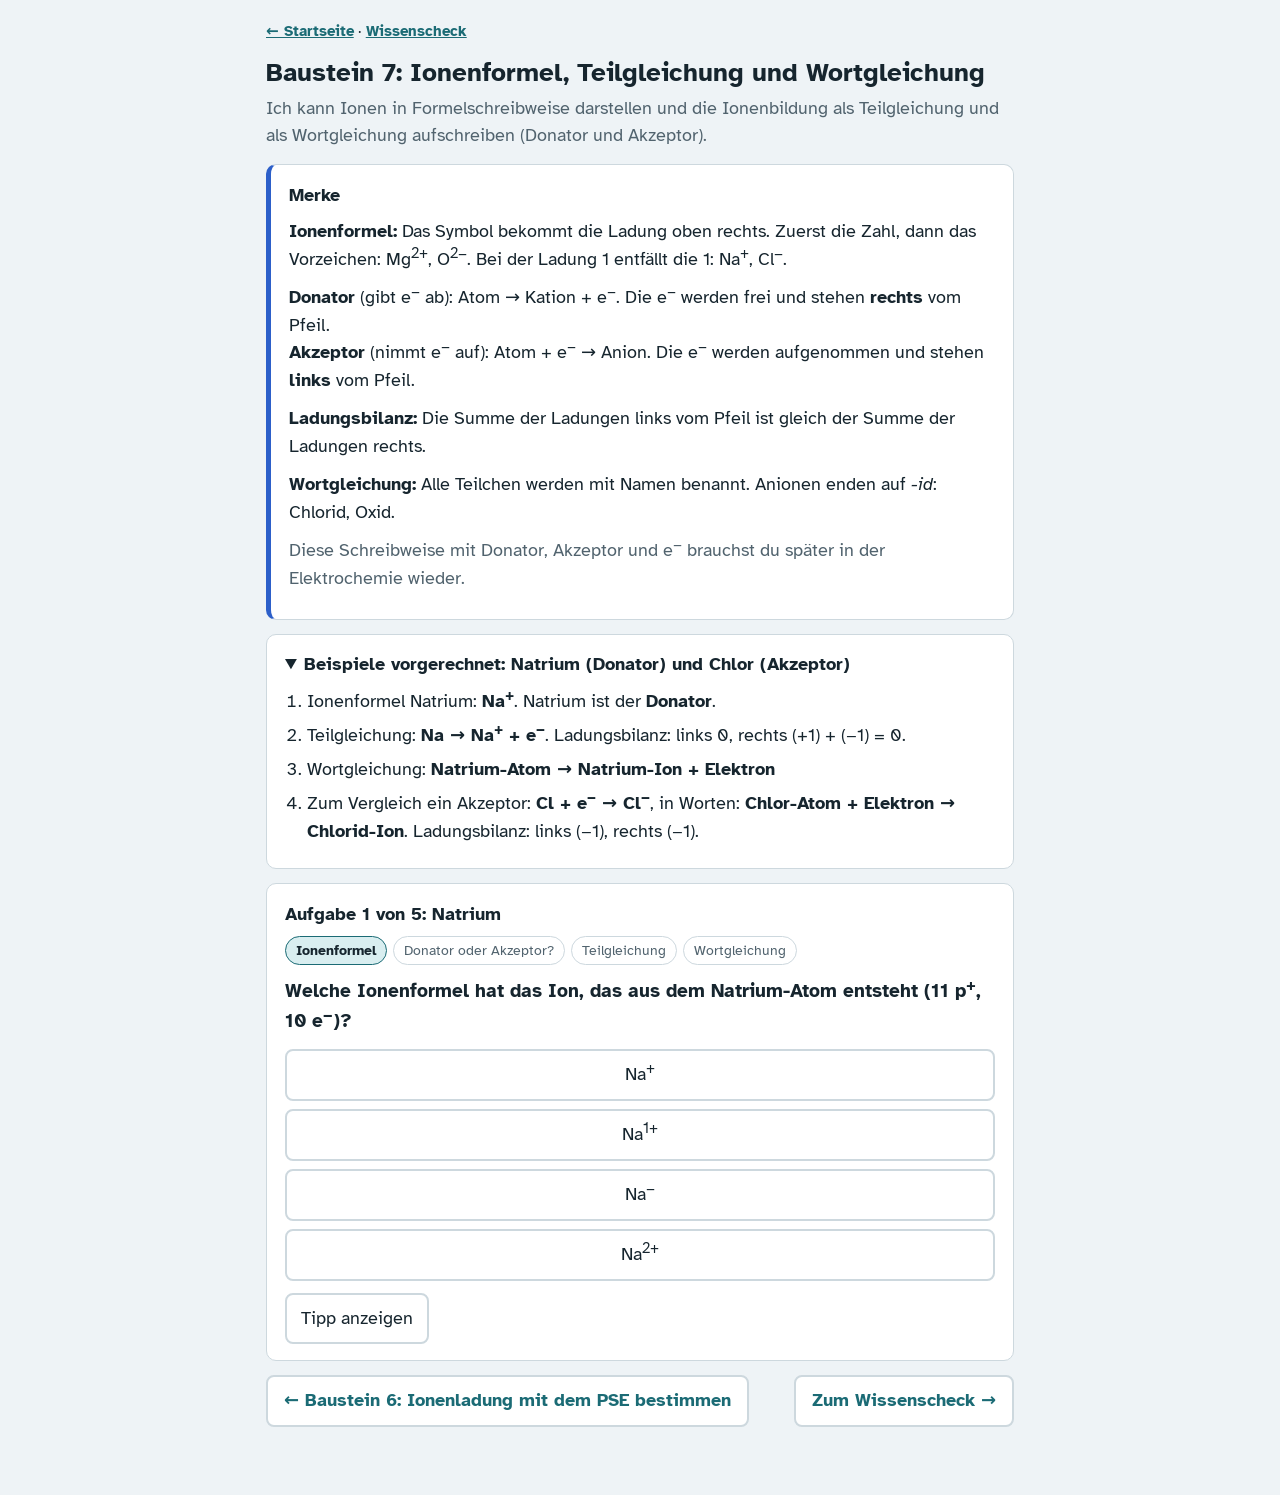
<file: baustein7.html>
<!DOCTYPE html>
<html lang="de">
<head>
<meta charset="utf-8">
<meta name="viewport" content="width=device-width, initial-scale=1, viewport-fit=cover">
<title>Baustein 7: Ionenformel, Teilgleichung und Wortgleichung</title>
<link rel="preconnect" href="https://fonts.googleapis.com">
<link rel="preconnect" href="https://fonts.gstatic.com" crossorigin>
<link href="https://fonts.googleapis.com/css2?family=Atkinson+Hyperlegible:wght@400;700&display=swap" rel="stylesheet">
<link rel="stylesheet" href="style.css">
</head>
<body>
<main>
<p class="navtop"><a href="index.html">← Startseite</a> · <a href="wissenscheck.html">Wissenscheck</a></p>
<h1>Baustein 7: Ionenformel, Teilgleichung und Wortgleichung</h1>
<p class="sub">Ich kann Ionen in Formelschreibweise darstellen und die Ionenbildung als Teilgleichung und als Wortgleichung aufschreiben (Donator und Akzeptor).</p>

<section class="card merke">
<h2>Merke</h2>
<p><b>Ionenformel:</b> Das Symbol bekommt die Ladung oben rechts. Zuerst die Zahl, dann das Vorzeichen: Mg<sup>2+</sup>, O<sup>2−</sup>. Bei der Ladung 1 entfällt die 1: Na<sup>+</sup>, Cl<sup>−</sup>.</p>
<p><b>Donator</b> (gibt e<sup>−</sup> ab): Atom → Kation + e<sup>−</sup>. Die e<sup>−</sup> werden frei und stehen <b>rechts</b> vom Pfeil.<br>
<b>Akzeptor</b> (nimmt e<sup>−</sup> auf): Atom + e<sup>−</sup> → Anion. Die e<sup>−</sup> werden aufgenommen und stehen <b>links</b> vom Pfeil.</p>
<p><b>Ladungsbilanz:</b> Die Summe der Ladungen links vom Pfeil ist gleich der Summe der Ladungen rechts.</p>
<p><b>Wortgleichung:</b> Alle Teilchen werden mit Namen benannt. Anionen enden auf <i>-id</i>: Chlorid, Oxid.</p>
<p class="sub">Diese Schreibweise mit Donator, Akzeptor und e<sup>−</sup> brauchst du später in der Elektrochemie wieder.</p>
</section>

<details class="card" open>
<summary>Beispiele vorgerechnet: Natrium (Donator) und Chlor (Akzeptor)</summary>
<ol>
<li>Ionenformel Natrium: <b>Na<sup>+</sup></b>. Natrium ist der <b>Donator</b>.</li>
<li>Teilgleichung: <b>Na → Na<sup>+</sup> + e<sup>−</sup></b>. Ladungsbilanz: links 0, rechts (+1) + (−1) = 0.</li>
<li>Wortgleichung: <b>Natrium-Atom → Natrium-Ion + Elektron</b></li>
<li>Zum Vergleich ein Akzeptor: <b>Cl + e<sup>−</sup> → Cl<sup>−</sup></b>, in Worten: <b>Chlor-Atom + Elektron → Chlorid-Ion</b>. Ladungsbilanz: links (−1), rechts (−1).</li>
</ol>
</details>

<section class="card" id="task"></section>
<nav class="navbot"><a href="baustein6.html">← Baustein 6: Ionenladung mit dem PSE bestimmen</a><a href="wissenscheck.html">Zum Wissenscheck →</a></nav>
</main>

<script>
const R=[["H","","","","","","","He"],["Li","Be","B","C","N","O","F","Ne"],["Na","Mg","Al","Si","P","S","Cl","Ar"],["K","Ca","Ga","Ge","As","Se","Br","Kr"]];
const Z={Na:11,Cl:17,Mg:12,O:8,Al:13};
const E="e<sup>−</sup>",P="p<sup>+</sup>",AMB="#e39b13";
const cfg=n=>{const o=[];let r=n;for(const c of [2,8,8,18]){if(r<=0)break;const m=Math.min(c,r);o.push(m);r-=m}return o};
const last=a=>a[a.length-1];
const ANI={Chlor:"Chlorid",Sauerstoff:"Oxid"};
const mk=(n,s)=>{
 const z=Z[s],ve=last(cfg(z)),don=ve<8-ve,k=Math.min(ve,8-ve),ch=don?k:-k;
 return{n,s,z,ve,don,k,ch,y:z-ch,ns:cfg(z).length,nsI:cfg(z-ch).length,ionName:`${don?n:ANI[n]||n}-Ion`};
};
const T=[["Natrium","Na"],["Chlor","Cl"],["Magnesium","Mg"],["Sauerstoff","O"],["Aluminium","Al"]].map(a=>mk(...a));
const SK=[
 ["Ionen in Formelschreibweise darstellen","AB 4, Aufgabe 3"],
 ["Donator und Akzeptor zuordnen","noch kein Arbeitsblatt"],
 ["Die Teilgleichung mit "+E+" aufstellen","noch kein Arbeitsblatt"],
 ["Die Ionenbildung als Wortgleichung aufschreiben","noch kein Arbeitsblatt"]
];
const sgn=t=>t.ch>0?"+":"−";
const sup=(s,n,g)=>`${s}<sup>${n}${g}</sup>`;
const ion=t=>sup(t.s,t.k>1?t.k:"",sgn(t));
const ek=t=>t.k>1?`${t.k} ${E}`:E;
const eq=t=>t.don?`${t.s} → ${ion(t)} + ${ek(t)}`:`${t.s} + ${ek(t)} → ${ion(t)}`;
const rot=(a,i)=>a.map((_,j)=>a[(j+i)%a.length]);
const pos=(i,j,m)=>{const a=-Math.PI/2+j*2*Math.PI/m+(i%2?Math.PI/m:0),r=30+16*i;return[85+r*Math.cos(a),85+r*Math.sin(a)]};

function fig(z,e,o={}){
 const sh=cfg(e),ns=sh.length;
 let h=`<circle cx="85" cy="85" r="18" fill="var(--pro)"/><text x="85" y="89" text-anchor="middle" font-size="11" font-weight="700" fill="#fff">${z}p⁺</text>`;
 sh.forEach((n,i)=>{
  const rad=30+16*i,lst=i===ns-1,gh=lst&&o.ghost?o.ghost:0,m=n+gh,dsh=lst&&o.dash;
  h+=`<circle cx="85" cy="85" r="${rad}" fill="none" stroke="${dsh?AMB:"var(--mut)"}" stroke-opacity="${dsh?1:.45}" stroke-width="${dsh?2.5:1.5}" ${dsh?'stroke-dasharray="5 4"':""}/>`;
  for(let j=0;j<m;j++){
   const[x,y]=pos(i,j,m).map(v=>v.toFixed(1));
   if(j<n){const hi=lst&&o.hi&&j>=n-o.hi;h+=`<circle cx="${x}" cy="${y}" r="5.5" fill="${hi?AMB:"var(--ele)"}" stroke="var(--card)" stroke-width="1"/>`}
   else h+=`<circle cx="${x}" cy="${y}" r="5" fill="none" stroke="var(--mut)" stroke-width="1.5" stroke-dasharray="2 2"/>`;
  }
 });
 return `<figure><svg viewBox="0 0 170 170" role="img" aria-label="Schalenmodell"><title>Schalenmodell</title>${h}</svg><figcaption>${o.cap||""}</figcaption></figure>`;
}
const atomFig=(t,cap)=>fig(t.z,t.z,t.don?{hi:t.k,dash:1,cap}:{ghost:t.k,cap});
const ionFig=(t,cap)=>fig(t.z,t.y,{hi:t.don?0:t.k,cap});
const mid=t=>`<div class="mid">→<small>${t.k} ${E} ${t.don?"abgegeben":"aufgenommen"}</small></div>`;

function setup(t,i){
 const k=t.k,tk=(id,l,c)=>({id,l,c:c||""});
 const bank=rot([tk("A",t.s),tk("R","→"),tk("P","+"),tk("I",ion(t)),tk("E",ek(t),"el"),
  tk("Iw",sup(t.s,k>1?k:"",t.don?"−":"+")),tk("Ew",`${k+1} ${E}`,"el")],i+1);
 return{bank,exp:t.don?["A","R","I","P","E"]:["A","P","E","R","I"]};
}
function steps(t,i){
 const don=t.don,k=t.k,sg=sgn(t),osg=don?"−":"+",n=t.n;
 const rows=[
  {l:sup(t.s,k>1?k:"",sg),v:"ok"},
  {l:k>1?sup(t.s,sg+k,""):sup(t.s,"1"+sg,""),v:"ord"},
  {l:sup(t.s,k>1?k:"",osg),v:"sg"},
  {l:sup(t.s,k+1,sg),v:"num"}
 ];
 const ew=k>1?`${k} Elektronen`:"Elektron",pw=k>1?`${k} Protonen`:"Proton",at=`${n}-Atom`,io=t.ionName;
 const w=[{l:don?`${at} → ${io} + ${ew}`:`${at} + ${ew} → ${io}`,v:"ok"},
  {l:don?`${at} + ${ew} → ${io}`:`${at} → ${io} + ${ew}`,v:"sw"},
  {l:`${at} → ${io}`,v:"mi"},
  {l:don?`${at} → ${io} + ${pw}`:`${at} + ${pw} → ${io}`,v:"pr"}];
 return[
 {nm:"Ionenformel",q:`Welche Ionenformel hat das Ion, das aus dem ${n}-Atom entsteht (${t.z} ${P}, ${t.y} ${E})?`,wide:true,opts:rot(rows,i),ok:"ok",
  tips:[`Die Ladung steht oben rechts am Symbol. Die Zahl der übertragenen ${E} ergibt die Zahl der Ladungen.`,
        `Abgabe von ${E} ergibt ein positives Ion (Vorzeichen +), Aufnahme ein negatives Ion (Vorzeichen −). Schreibe zuerst die Zahl, dann das Vorzeichen.`,
        `Beispiele: Aluminium gibt 3 ${E} ab: Al<sup>3+</sup>. Fluor nimmt 1 ${E} auf: F<sup>−</sup> (bei der Ladung 1 entfällt die 1).`],
  sol:`Das ${n}-Atom ${don?"gibt":"nimmt"} ${k} ${E} ${don?"ab":"auf"}: ${ion(t)}.`,
  bad:v=>v==="ord"?`Zuerst die Zahl, dann das Vorzeichen. Bei der Ladung 1 schreibt man nur das Vorzeichen.`:v==="sg"?`Prüfe das Vorzeichen: ${don?"Abgabe von "+E+" ergibt +":"Aufnahme von "+E+" ergibt −"}.`:`Die Zahl der Ladungen ist die Zahl der übertragenen ${E}: ${k}.`,
  done:`Richtig: ${ion(t)}.`},
 {nm:"Donator oder Akzeptor?",q:`Das ${n}-Atom bildet das Ion ${ion(t)}. Welche Rolle hat es?`,wide:true,ok:don?"d":"a",
  opts:rot([{l:`Donator: gibt ${E} ab`,v:"d"},{l:`Akzeptor: nimmt ${E} auf`,v:"a"}],i),
  tips:[`Der Donator ist der Spender, der Akzeptor der Empfänger von ${E}.`,
        `Ein Kation (positiv) entsteht durch Abgabe, ein Anion (negativ) durch Aufnahme von ${E}.`,
        `Beispiel: Na<sup>+</sup> ist ein Kation, entstand durch Abgabe, Natrium ist also der Donator.`],
  sol:`${ion(t)} ist ${don?"ein Kation (Abgabe): Donator":"ein Anion (Aufnahme): Akzeptor"}.`,
  bad:()=>`Prüfe das Vorzeichen der Ladung: ${don?"Plus bedeutet Abgabe von "+E+", also Donator":"Minus bedeutet Aufnahme von "+E+", also Akzeptor"}.`,
  done:`Richtig: ${don?"Donator":"Akzeptor"}.`},
 {nm:"Teilgleichung",build:true,q:`Stelle die Teilgleichung für die Bildung von ${ion(t)} zusammen. Klicke die Bausteine in der richtigen Reihenfolge an.`,
  tips:[don?`Donator: Atom → Ion + Elektronen. Die ${E} werden frei und stehen rechts vom Pfeil.`:`Akzeptor: Atom + Elektronen → Ion. Die ${E} werden aufgenommen und stehen links vom Pfeil.`,
        `Reihenfolge: ${don?"Atom, Pfeil, Ion, Plus, Elektronen":"Atom, Plus, Elektronen, Pfeil, Ion"}. Die Zahl vor ${E} ist die Zahl der übertragenen ${E}.`,
        `Beispiel: ${don?"Na → Na<sup>+</sup> + e<sup>−</sup>":"Cl + e<sup>−</sup> → Cl<sup>−</sup>"}`],
  sol:eq(t),done:`Richtig: ${eq(t)}`},
 {nm:"Wortgleichung",q:`Wie lautet die Wortgleichung zur Bildung des ${n}-Ions?`,wide:true,opts:rot(w,i),ok:"ok",
  tips:[`Eine Wortgleichung benennt alle Teilchen mit Namen. Welche Teilchen werden bei der Ionenbildung übertragen?`,
        `Beim Donator stehen die Elektronen rechts, beim Akzeptor links. Anionen enden auf -id (Chlorid, Oxid).`,
        `Beispiel: Natrium-Atom → Natrium-Ion + Elektron`],
  sol:w[0].l,
  bad:v=>v==="sw"?`Die Elektronen stehen auf der falschen Seite. ${don?"Beim Donator stehen sie rechts vom Pfeil.":"Beim Akzeptor stehen sie links vom Pfeil."}`:v==="mi"?`Es fehlt etwas: Die übertragenen Elektronen müssen in der Gleichung stehen.`:`Es werden Elektronen übertragen, keine Protonen. Die Protonen bleiben im Kern.`,
  done:`Richtig: ${w[0].l}`}
 ];
}

let ti=0,s=0,hint=0,solved=false,fb=null,over=false,end=false,picked=null,ans=[],sel=[],err=T.map(()=>[false,false,false,false]);

function bal(t){return t.don?`Ladungsbilanz: links 0, rechts (+${t.k}) + ${t.k} · (−1) = 0.`:`Ladungsbilanz: links 0 + ${t.k} · (−1) = −${t.k}, rechts −${t.k}.`}
function gfx(t){
 const h2=hint>=2||solved;
 if(s===0&&h2)return `<div class="pair">${atomFig(t,`${t.n}-Atom`)}${mid(t)}${ionFig(t,`${ion(t)}`)}</div>`;
 if(s===2&&h2)return `<p class="note">${bal(t)} Die Ladungssumme ist links und rechts gleich.</p>`;
 if(s===3&&solved)return `<table class="res"><tr><td>Formel</td><td>${eq(t)}</td></tr><tr><td>Worte</td><td>${steps(t,ti)[3].sol}</td></tr></table>`;
 return "";
}
function eqUI(t,c){
 const {bank,exp}=setup(t,ti);
 let h=`<div class="eqrow">`+exp.map((_,j)=>`<span class="slot ${sel[j]!==undefined?"f":""}">${sel[j]!==undefined?bank[sel[j]].l:""}</span>`).join("")+"</div>";
 h+=`<div class="bank">`+bank.map((b,j)=>`<button class="tk ${b.c}" ${solved||sel.includes(j)?"disabled":""} onclick="addTok(${j})">${b.l}</button>`).join("")+"</div>";
 if(!solved)h+=`<div class="row"><button onclick="undo()">Zurück</button><button onclick="clearEq()">Löschen</button></div>`;
 return h;
}
function render(){
 const el=document.getElementById("task");
 if(end)return result(el);
 const t=T[ti],S=steps(t,ti);
 let h=`<h2>Aufgabe ${ti+1} von ${T.length}: ${t.n}</h2><div class="chips">${S.map((x,i)=>`<span class="chip ${over||i<s?"done":i===s?"cur":""}">${x.nm}</span>`).join("")}</div>`;
 ans.forEach(a=>h+=`<p class="recap">✓ ${a}</p>`);
 if(over){
  h+=`<div class="fb ok"><b>Steckbrief: ${ion(t)} (${t.don?"Donator":"Akzeptor"})</b><div class="pair">${atomFig(t,`${t.n}-Atom`)}${mid(t)}${ionFig(t,ion(t))}</div><div class="fx">Teilgleichung: ${eq(t)}<br>Wortgleichung: ${S[3].sol}<br>${bal(t)}</div></div>
  <div class="row"><button class="main" onclick="nextTask()">${ti<T.length-1?"Nächste Aufgabe":"Auswertung ansehen"}</button></div>`;
  el.innerHTML=h;return;
 }
 const c=S[s];
 h+=`<p class="q">${c.q}</p>`+gfx(t);
 if(c.build)h+=eqUI(t,c);
 else h+=`<div class="opts ${c.wide?"w":""}">`+c.opts.map((o,i)=>{
   const cl=solved&&o.v===c.ok?"right":(picked===i&&!solved&&o.v!==c.ok)?"wrong":"";
   return `<button class="${cl}" ${solved?"disabled":""} onclick="pick(${i})">${o.l}</button>`}).join("")+"</div>";
 if(fb)h+=`<div class="fb ${fb.k}">${fb.t}</div>`;
 for(let i=0;i<hint;i++)h+=`<div class="tip"><b>Tipp ${i+1}:</b> ${c.tips[i]}</div>`;
 h+='<div class="row">';
 if(solved)h+=`<button class="main" onclick="nextStep()">${s<S.length-1?"Weiter":"Ergebnis ansehen"}</button>`;
 else{
  if(c.build)h+=`<button class="main" onclick="checkEq()">Prüfen</button>`;
  if(hint<3)h+=`<button onclick="moreHint()">Tipp anzeigen</button>`;
  else h+=`<button onclick="showSol()">Lösung zeigen</button>`;
 }
 h+="</div>";
 el.innerHTML=h;
}
function wrong(msg){err[ti][s]=true;hint=Math.min(3,hint+1);fb={k:"bad",t:"Fast. "+msg};render()}
function addTok(j){const {exp}=setup(T[ti],ti);if(solved||sel.includes(j)||sel.length>=exp.length)return;sel.push(j);fb=null;render()}
function undo(){sel.pop();fb=null;render()}
function clearEq(){sel=[];fb=null;render()}
function checkEq(){
 const t=T[ti],{bank,exp}=setup(t,ti),got=sel.map(j=>bank[j].id);
 if(!got.length){fb={k:"bad",t:"Du hast noch keine Bausteine gewählt."};render();return}
 if(got.includes("Iw"))return wrong(`Prüfe das Vorzeichen der Ladung: ${t.don?"Abgabe von "+E+" ergibt +":"Aufnahme von "+E+" ergibt −"}.`);
 if(got.includes("Ew"))return wrong(`Die Zahl vor ${E} ist die Zahl der übertragenen Elektronen: ${t.k}.`);
 if(got.length<exp.length)return wrong(`Die Gleichung ist noch nicht vollständig.`);
 if(got.join()!==exp.join())return wrong(t.don?`Beim Donator stehen die Elektronen rechts vom Pfeil: Sie werden frei.`:`Beim Akzeptor stehen die Elektronen links vom Pfeil: Sie werden aufgenommen.`);
 solved=true;fb={k:"ok",t:steps(t,ti)[s].done+`<br>${bal(t)}`};render();
}
function pick(i){
 if(solved)return;
 const c=steps(T[ti],ti)[s],o=c.opts[i];picked=i;
 if(o.v===c.ok){solved=true;fb={k:"ok",t:c.done};render()}
 else wrong(c.bad(o.v));
}
function moreHint(){hint=Math.min(3,hint+1);render()}
function showSol(){
 const t=T[ti],c=steps(t,ti)[s];err[ti][s]=true;solved=true;picked=null;
 if(c.build){const {bank,exp}=setup(t,ti);sel=exp.map(id=>bank.findIndex(b=>b.id===id))}
 fb={k:"ok",t:"Lösung: "+c.sol,sol:true};render();
}
function nextStep(){
 const S=steps(T[ti],ti),c=S[s];
 ans.push(fb&&fb.sol?c.sol:c.done.replace(/^Richtig: /,""));
 s++;hint=0;solved=false;fb=null;picked=null;sel=[];
 if(s>=S.length)over=true;
 render();
}
function nextTask(){
 ti++;s=0;hint=0;solved=false;fb=null;picked=null;ans=[];over=false;sel=[];
 if(ti>=T.length)end=true;
 render();window.scrollTo({top:document.getElementById("task").offsetTop-10});
}
function result(el){
 let h=`<h2>Deine Auswertung</h2><p>So sicher bist du bei den vier Teilschritten:</p><table class="res">`;
 SK.forEach((k,j)=>{
  const n=err.filter(e=>e[j]).length,gr=n===0?"g":n===1?"y":"r",lab=n===0?"✓ sicher":n===1?"~ fast sicher":"! noch üben";
  h+=`<tr><td><b>${k[0]}</b></td><td><span class="amp ${gr}">${lab}</span></td></tr>
  <tr><td colspan="2" style="border-top:0;padding-top:0">${n===0?"Das kannst du schon.":`Webseite: Aufgaben dieses Bausteins noch einmal üben <button onclick="restart()" style="min-height:32px;padding:2px 10px">Noch einmal</button><br>Arbeitsblatt: ${k[1]}`}</td></tr>`;
 });
 h+=`</table><p class="note">Du hast alle Bausteine zur Ionenbildung durchgearbeitet. Mache jetzt den <a href="wissenscheck.html">Wissenscheck</a>.</p><div class="row"><button class="main" onclick="restart()">Noch einmal beginnen</button></div>`;
 el.innerHTML=h;
}
function restart(){ti=0;s=0;hint=0;solved=false;fb=null;over=false;end=false;picked=null;ans=[];sel=[];err=T.map(()=>[false,false,false,false]);render()}
render();
</script>
</body>
</html>
</file>
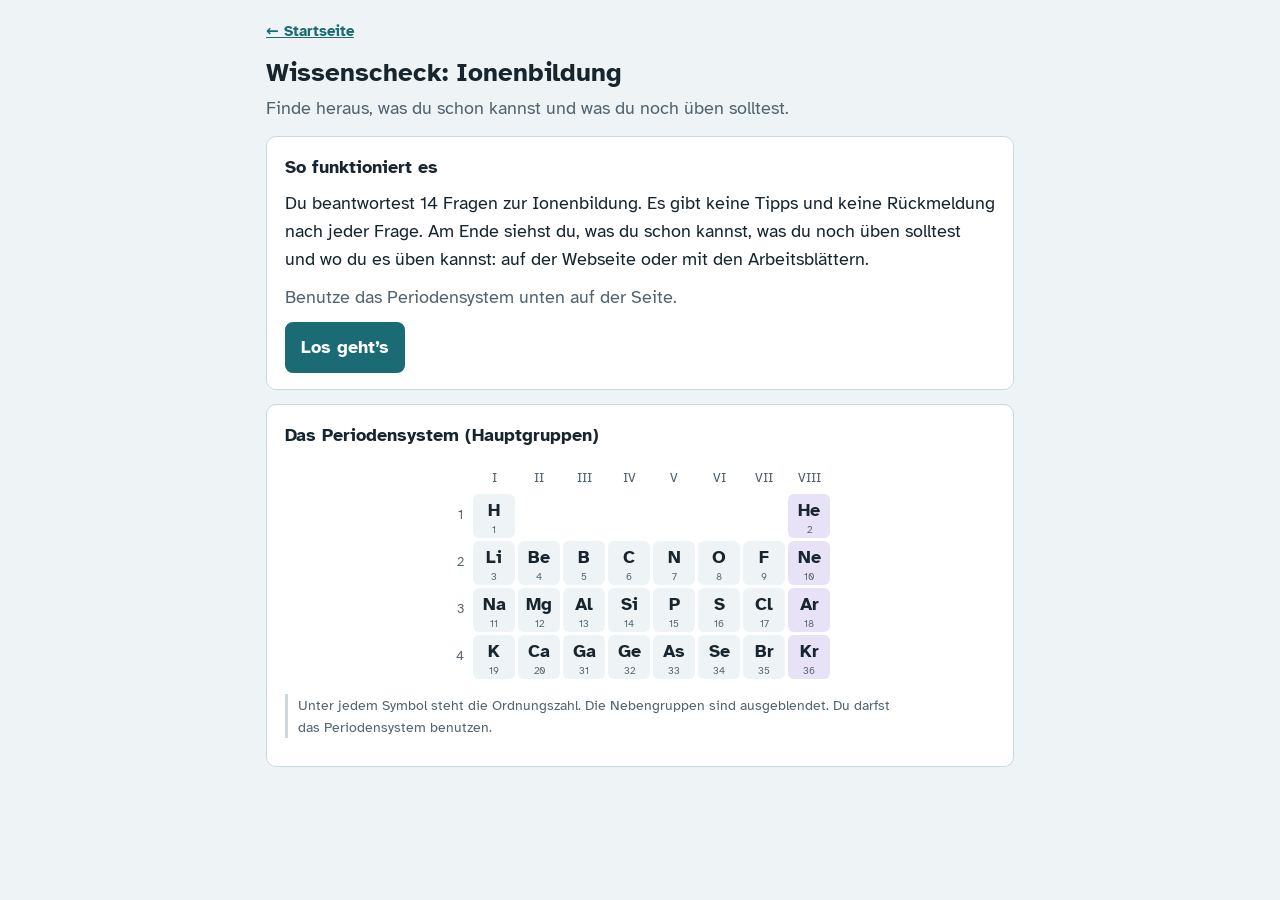
<file: wissenscheck.html>
<!DOCTYPE html>
<html lang="de">
<head>
<meta charset="utf-8">
<meta name="viewport" content="width=device-width, initial-scale=1, viewport-fit=cover">
<title>Wissenscheck: Ionenbildung</title>
<link rel="preconnect" href="https://fonts.googleapis.com">
<link rel="preconnect" href="https://fonts.gstatic.com" crossorigin>
<link href="https://fonts.googleapis.com/css2?family=Atkinson+Hyperlegible:wght@400;700&display=swap" rel="stylesheet">
<link rel="stylesheet" href="style.css">
<style>@media print{button,progress,.noprint{display:none}body{background:#fff;color:#000}.card{border:0}}</style>
</head>
<body>
<main>
<p class="navtop"><a href="index.html">← Startseite</a></p>
<h1>Wissenscheck: Ionenbildung</h1>
<p class="sub">Finde heraus, was du schon kannst und was du noch üben solltest.</p>

<section class="card" id="app"></section>

<section class="card noprint">
<h2>Das Periodensystem (Hauptgruppen)</h2>
<div class="scroll" id="pse"></div>
<p class="note">Unter jedem Symbol steht die Ordnungszahl. Die Nebengruppen sind ausgeblendet. Du darfst das Periodensystem benutzen.</p>
</section>
</main>

<script>
const R=[["H","","","","","","","He"],["Li","Be","B","C","N","O","F","Ne"],["Na","Mg","Al","Si","P","S","Cl","Ar"],["K","Ca","Ga","Ge","As","Se","Br","Kr"]];
const Z={H:1,He:2,Li:3,Be:4,B:5,C:6,N:7,O:8,F:9,Ne:10,Na:11,Mg:12,Al:13,Si:14,P:15,S:16,Cl:17,Ar:18,K:19,Ca:20,Ga:31,Ge:32,As:33,Se:34,Br:35,Kr:36};
const RO=["I","II","III","IV","V","VI","VII","VIII"];
const AMB="#e39b13";
const cfg=n=>{const o=[];let r=n;for(const c of [2,8,8,18]){if(r<=0)break;const m=Math.min(c,r);o.push(m);r-=m}return o};
const pos=(i,j,m)=>{const a=-Math.PI/2+j*2*Math.PI/m+(i%2?Math.PI/m:0),r=30+16*i;return[85+r*Math.cos(a),85+r*Math.sin(a)]};
function fig(z,e,o={}){
 const sh=cfg(e),ns=sh.length;
 let h=`<circle cx="85" cy="85" r="18" fill="var(--pro)"/><text x="85" y="89" text-anchor="middle" font-size="11" font-weight="700" fill="#fff">${z}p⁺</text>`;
 sh.forEach((n,i)=>{
  const rad=30+16*i,lst=i===ns-1,gh=lst&&o.ghost?o.ghost:0,m=n+gh;
  h+=`<circle cx="85" cy="85" r="${rad}" fill="none" stroke="var(--mut)" stroke-opacity=".45" stroke-width="1.5"/>`;
  for(let j=0;j<m;j++){
   const[x,y]=pos(i,j,m).map(v=>v.toFixed(1));
   if(j<n)h+=`<circle cx="${x}" cy="${y}" r="5.5" fill="var(--ele)" stroke="var(--card)" stroke-width="1"/>`;
   else h+=`<circle cx="${x}" cy="${y}" r="5" fill="none" stroke="var(--mut)" stroke-width="1.5" stroke-dasharray="2 2"/>`;
  }
 });
 return `<div class="pair"><figure><svg viewBox="0 0 170 170" role="img" aria-label="Schalenmodell"><title>Schalenmodell</title>${h}</svg><figcaption>${o.cap||""}</figcaption></figure></div>`;
}

const BAU={
 1:{n:"Einstieg Natrium und Chlor",u:"baustein1.html",ab:"AB 1, Aufgabe 1"},
 2:{n:"Atombau und Valenzelektronen",u:"baustein2.html",ab:"AB 4, Aufgabe 2 (Schalenbesetzung); sonst noch kein Arbeitsblatt"},
 3:{n:"Atom oder Ion?",u:"baustein3.html",ab:"AB 2; AB 4, Aufgabe 1"},
 4:{n:"Warum werden Ionen gebildet?",u:"baustein4.html",ab:"AB 3, Aufgabe 1; AB 4, Aufgabe 1"},
 5:{n:"Elektronen abgeben und aufnehmen im Modell",u:"baustein5.html",ab:"AB 3, Aufgabe 3; AB 4, Aufgabe 2"},
 6:{n:"Ionenladung mit dem PSE bestimmen",u:"baustein6.html",ab:"AB 3, Aufgabe 2; AB 4, Aufgabe 3"},
 7:{n:"Ionenformel, Teilgleichung und Wortgleichung",u:"baustein7.html",ab:"AB 4, Aufgabe 3 (Ionenformel); Teilgleichung und Wortgleichung: noch kein Arbeitsblatt"}
};
const FT={
 V:{t:"Valenzelektronen, Hauptgruppe oder Schalen falsch bestimmt",b:[2]},
 AI:{t:"Atom und Ion oder Protonen und Elektronen verwechselt",b:[3]},
 VZ:{t:"Vorzeichen der Ladung falsch",b:[3,6]},
 OT:{t:"Oktett, Duett oder Edelgaskonfiguration nicht richtig angewendet",b:[4]},
 BG:{t:"Begründung der Ionenbildung falsch",b:[4]},
 EG:{t:"Falsches Edelgas oder längeren Weg gewählt",b:[4,6]},
 RI:{t:"Abgabe und Aufnahme oder Donator und Akzeptor vertauscht",b:[5]},
 SM:{t:"Schalenmodell des Ions: Schalenzahl oder Protonenzahl falsch",b:[5]},
 LZ:{t:"Zahl der Ladungen falsch gezählt",b:[6]},
 FS:{t:"Schreibweise der Ionenformel falsch",b:[7]},
 TG:{t:"Teilgleichung: Elektronen auf der falschen Seite oder falsche Zahl",b:[7]},
 WG:{t:"Wortgleichung falsch aufgestellt",b:[7]}
};
const KO={
 K1:{t:"Ich kann den Unterschied zwischen Atom und Ion erklären.",b:[3]},
 K2:{t:"Ich kann die Oktettregel anwenden.",b:[4]},
 K3:{t:"Ich kann die Bildung eines Ions erläutern (Donator-Akzeptor-Konzept).",b:[4,5]},
 K4:{t:"Ich kann die Bildung eines Ions im Modell darstellen.",b:[5]},
 K5:{t:"Ich kann Ionenladungen mit Hilfe des PSE bestimmen.",b:[2,6]},
 K6:{t:"Ich kann Ionen in Formelschreibweise darstellen.",b:[7]},
 K7:{t:"Ich kann die Ionenbildung als Teilgleichung und Wortgleichung darstellen.",b:[7]}
};
const Q=[
 {k:"K1",q:"Ein Teilchen hat 17 p<sup>+</sup> und 18 e<sup>−</sup>. Was ist es?",o:[["Ein negativ geladenes Ion (Ladung 1−)","ok"],["Ein neutrales Atom","AI"],["Ein positiv geladenes Ion (Ladung 1+)","VZ"],["Ein Ion, dessen Kern 18 p<sup>+</sup> hat","AI"]]},
 {k:"K1",q:"Was unterscheidet das Natrium-Ion (Na<sup>+</sup>) vom Natrium-Atom (11 p<sup>+</sup>, 11 e<sup>−</sup>)?",o:[["Es hat 1 e<sup>−</sup> weniger. Die Zahl der p<sup>+</sup> ist gleich.","ok"],["Es hat 1 p<sup>+</sup> weniger.","AI"],["Es hat 1 e<sup>−</sup> mehr.","VZ"],["Es hat gleich viele p<sup>+</sup> und e<sup>−</sup> wie das Atom.","AI"]]},
 {k:"K2",q:"Wie viele e<sup>−</sup> hat die äußerste Schale des Magnesium-Ions Mg<sup>2+</sup> (Edelgaskonfiguration von Neon)?",o:[["8","ok"],["2","OT"],["10","V"],["6","OT"]]},
 {k:"K2",q:"Wie viele e<sup>−</sup> hat die äußerste Schale des Lithium-Ions Li<sup>+</sup> (Edelgaskonfiguration von Helium)?",o:[["2","ok"],["8","OT"],["1","V"],["3","OT"]]},
 {k:"K3",q:"Warum bildet Chlor das Chlorid-Ion Cl<sup>−</sup>?",o:[["Die äußerste Schale hat dann 8 e<sup>−</sup>: die Edelgaskonfiguration von Argon.","ok"],["Chlor gibt dabei 1 e<sup>−</sup> ab.","RI"],["Die Zahl der p<sup>+</sup> im Kern verändert sich.","AI"],["Atome wollen immer ein Ion sein.","BG"]]},
 {k:"K3",q:"Magnesium bildet das Ion Mg<sup>2+</sup>. Welche Aussage ist richtig?",o:[["Magnesium ist der Donator und gibt 2 e<sup>−</sup> ab.","ok"],["Magnesium ist der Akzeptor und nimmt 2 e<sup>−</sup> auf.","RI"],["Magnesium ist der Donator und gibt 2 p<sup>+</sup> ab.","SM"],["Magnesium ist der Donator und gibt 1 e<sup>−</sup> ab.","LZ"]]},
 {k:"K4",q:"Das Bild zeigt ein Natrium-Atom. Welche Beschreibung passt zum Natrium-Ion Na<sup>+</sup>?",f:()=>fig(11,11,{cap:"Natrium-Atom"}),o:[["2 Schalen, 11 p<sup>+</sup>, 10 e<sup>−</sup>","ok"],["3 Schalen, 11 p<sup>+</sup>, 10 e<sup>−</sup>","SM"],["2 Schalen, 10 p<sup>+</sup>, 10 e<sup>−</sup>","SM"],["3 Schalen, 11 p<sup>+</sup>, 11 e<sup>−</sup>","AI"]]},
 {k:"K4",q:"Das Bild zeigt ein Sauerstoff-Atom (2 | 6). Es bildet das Oxid-Ion O<sup>2−</sup>. Wie sind die e<sup>−</sup> des Ions auf die Schalen verteilt?",f:()=>fig(8,8,{ghost:2,cap:"Sauerstoff-Atom"}),o:[["2 | 8","ok"],["2 | 6 | 2","SM"],["2 | 4","RI"],["2 | 7","LZ"]]},
 {k:"K5",q:"Bestimme mit dem Periodensystem die Ladung des Aluminium-Ions (Al).",o:[["3+","ok"],["3−","VZ"],["5−","EG"],["4+","LZ"]]},
 {k:"K5",q:"Bestimme mit dem Periodensystem die Ladung des Schwefel-Ions (S).",o:[["2−","ok"],["2+","VZ"],["6+","EG"],["3−","V"]]},
 {k:"K6",q:"Wie schreibt man das Aluminium-Ion?",o:[["Al<sup>3+</sup>","ok"],["Al<sup>+3</sup>","FS"],["Al<sup>3−</sup>","VZ"],["Al<sup>+</sup>","LZ"]]},
 {k:"K6",q:"Wie schreibt man das Fluorid-Ion (Fluor nimmt 1 e<sup>−</sup> auf)?",o:[["F<sup>−</sup>","ok"],["F<sup>1−</sup>","FS"],["F<sup>+</sup>","VZ"],["F<sup>2−</sup>","LZ"]]},
 {k:"K7",q:"Welche Teilgleichung beschreibt die Bildung von Mg<sup>2+</sup>?",o:[["Mg → Mg<sup>2+</sup> + 2 e<sup>−</sup>","ok"],["Mg + 2 e<sup>−</sup> → Mg<sup>2+</sup>","TG"],["Mg → Mg<sup>2+</sup> + e<sup>−</sup>","TG"],["Mg → Mg<sup>2−</sup> + 2 e<sup>−</sup>","VZ"]]},
 {k:"K7",q:"Wie lautet die Wortgleichung zur Bildung des Chlorid-Ions?",o:[["Chlor-Atom + Elektron → Chlorid-Ion","ok"],["Chlor-Atom → Chlorid-Ion + Elektron","WG"],["Chlor-Atom → Chlorid-Ion","WG"],["Chlor-Atom + Proton → Chlorid-Ion","WG"]]}
];
const ORD=[0,2,4,6,8,10,12,1,3,5,7,9,11,13];
const rot=(a,i)=>a.map((_,j)=>a[(j+i)%a.length]);

let st="start",i=0,pk=[];

function pse(){
 let h='<table class="pse"><tr><th></th>'+RO.map(r=>`<th>${r}</th>`).join("")+"</tr>";
 R.forEach((row,r)=>{h+=`<tr><th class="pn">${r+1}</th>`+row.map((x,j)=>`<td class="${!x?"e0":j===7?"eg":""}">${x}<small>${x?Z[x]:""}</small></td>`).join("")+"</tr>"});
 document.getElementById("pse").innerHTML=h+"</table>";
}
function render(){
 const el=document.getElementById("app");
 if(st==="start"){
  el.innerHTML=`<h2>So funktioniert es</h2><p>Du beantwortest ${Q.length} Fragen zur Ionenbildung. Es gibt keine Tipps und keine Rückmeldung nach jeder Frage. Am Ende siehst du, was du schon kannst, was du noch üben solltest und wo du es üben kannst: auf der Webseite oder mit den Arbeitsblättern.</p><p class="sub">Benutze das Periodensystem unten auf der Seite.</p><div class="row"><button class="main" onclick="st='q';i=0;pk=[];render()">Los geht’s</button></div>`;return;
 }
 if(st==="q"){
  const n=ORD[i],q=Q[n],opts=rot(q.o.map((o,j)=>({l:o[0],c:o[1],j})),n%4);
  let h=`<h2>Frage ${i+1} von ${Q.length}</h2><progress max="${Q.length}" value="${i}" style="width:100%"></progress><p class="q">${q.q}</p>${q.f?q.f():""}<div class="opts w">`;
  h+=opts.map(o=>`<button class="${pk[n]===o.j?"pick":""}" onclick="pk[${n}]=${o.j};render()">${o.l}</button>`).join("")+"</div>";
  h+=`<div class="row"><button class="main" ${pk[n]===undefined?"disabled":""} onclick="${i<Q.length-1?"i++":"st='res'"};render();window.scrollTo(0,0)">${i<Q.length-1?"Weiter":"Auswertung ansehen"}</button></div>`;
  el.innerHTML=h;return;
 }
 result(el);
}
function result(el){
 const rows=Q.map((q,n)=>({n,k:q.k,ok:q.o[pk[n]][1]==="ok",code:q.o[pk[n]][1],got:q.o[pk[n]][0],right:q.o[0][0],q:q.q}));
 const good=rows.filter(r=>r.ok).length,wr=rows.filter(r=>!r.ok);
 let h=`<h2>Deine Auswertung</h2><p><b>${good} von ${Q.length}</b> Fragen richtig.</p><table class="res">`;
 Object.keys(KO).forEach(k=>{
  const rs=rows.filter(r=>r.k===k),c=rs.filter(r=>r.ok).length,g=c===rs.length?"g":c===0?"r":"y",lab=g==="g"?"✓ sicher":g==="y"?"~ fast sicher":"! noch üben";
  const bs=[...new Set(rs.filter(r=>!r.ok).flatMap(r=>FT[r.code].b))].sort((a,b)=>a-b);
  h+=`<tr><td><b>${KO[k].t}</b>${g==="g"?"":`<br><span class="sub">Üben: ${(bs.length?bs:KO[k].b).map(b=>"Baustein "+b).join(", ")}</span>`}</td><td><span class="amp ${g}">${lab}</span><br><span class="sub">${c} von ${rs.length}</span></td></tr>`;
 });
 h+="</table>";
 if(!wr.length){
  h+=`<div class="fb ok"><b>Sehr gut!</b> Du hast alle Fragen richtig beantwortet und kannst alle Kompetenzen zur Ionenbildung.</div>`;
 }else{
  const need={};
  wr.forEach(r=>FT[r.code].b.forEach(b=>{(need[b]=need[b]||new Set()).add(r.code)}));
  const bl=Object.keys(need).map(Number).sort((a,b)=>a-b);
  h+=`<h2 style="margin-top:18px">Dein Lernplan</h2><p>Beginne beim ersten Baustein in der Liste. Die späteren bauen darauf auf.</p>`;
  bl.forEach((b,j)=>{
   h+=`<div class="plan"><p><b>${j===0?"Beginne hier: ":""}Baustein ${b}: ${BAU[b].n}</b></p><p class="sub">Dazu passt: ${[...need[b]].map(c=>FT[c].t).join("; ")}.</p>
   <p><a class="btnlink" href="${BAU[b].u}" target="_blank" rel="noopener">Auf der Webseite üben</a></p><p class="sub">Oder mit dem Arbeitsblatt: ${BAU[b].ab}</p></div>`;
  });
  h+=`<details class="card"><summary>Das war nicht richtig (${wr.length})</summary><ul class="wl">`+wr.map(r=>`<li><b>${r.q}</b><br>Du hast gewählt: ${r.got}<br>Richtig ist: ${r.right}<br><span class="sub">Fehlertyp: ${FT[r.code].t} (Baustein ${FT[r.code].b.join(" und ")})</span></li>`).join("")+"</ul></details>";
 }
 h+=`<div class="row"><button class="main" onclick="st='start';render()">Noch einmal beginnen</button><button onclick="window.print()">Auswertung drucken</button></div>`;
 el.innerHTML=h;
}
pse();render();
</script>
</body>
</html>
</file>
<file: style.css>
/* Gemeinsames Stylesheet für alle Bausteine */
:root{--bg:#eef3f6;--card:#ffffff;--ink:#16252e;--mut:#51636e;--line:#cdd8de;--acc:#1b6b75;--accbg:#d9eef0;--ok:#1d7a45;--okbg:#e0f3e8;--bad:#a8322b;--badbg:#fbe9e7;--tip:#7a5200;--tipbg:#fff3d1;--pro:#d0372e;--ele:#2c5fc9;--eg:#e8e2f6;
box-sizing:border-box;padding-top:env(safe-area-inset-top,0px);padding-bottom:env(safe-area-inset-bottom,0px)}
@media (prefers-color-scheme:dark){:root:not([data-theme="light"]){--bg:#10181d;--card:#192329;--ink:#e6eef2;--mut:#9db0ba;--line:#2f414b;--acc:#6cc7d1;--accbg:#183a40;--ok:#6fd49b;--okbg:#17321f;--bad:#ff9189;--badbg:#3a1e1c;--tip:#f3c971;--tipbg:#3a3117;--pro:#ff7d73;--ele:#85aaff;--eg:#2b2742;color-scheme:dark}}
:root[data-theme="dark"]{--bg:#10181d;--card:#192329;--ink:#e6eef2;--mut:#9db0ba;--line:#2f414b;--acc:#6cc7d1;--accbg:#183a40;--ok:#6fd49b;--okbg:#17321f;--bad:#ff9189;--badbg:#3a1e1c;--tip:#f3c971;--tipbg:#3a3117;--pro:#ff7d73;--ele:#85aaff;--eg:#2b2742;color-scheme:dark}
html{scroll-padding-top:env(safe-area-inset-top,0px)}
*,*::before,*::after{box-sizing:inherit}
body{margin:0;background:var(--bg);color:var(--ink);font:18px/1.55 "Atkinson Hyperlegible",system-ui,"Segoe UI",Roboto,sans-serif}
main{max-width:780px;margin:0 auto;padding:20px 16px 48px}
h1{font-size:1.65rem;line-height:1.25;margin:0 0 6px}
h2{font-size:1.15rem;margin:0 0 8px}
p{margin:0 0 10px;max-width:70ch}
sup{line-height:0}
.sub{color:var(--mut)}
.card{background:var(--card);border:1px solid var(--line);border-radius:10px;padding:16px 18px;margin:14px 0}
.note{font-size:.9rem;color:var(--mut);border-left:3px solid var(--line);padding-left:10px;margin:12px 0}
.merke{border-left:5px solid var(--ele)}
details summary{cursor:pointer;font-weight:700}
details ol{margin:10px 0 0;padding-left:22px}
details li{margin-bottom:6px}
.scroll{overflow-x:auto}
table.pse,table.ex{border-collapse:separate;border-spacing:3px;margin:6px auto 0}
.pse th,.ex th{font-size:.8rem;font-weight:400;color:var(--mut);padding:2px}
.pse td,.ex td{width:42px;height:38px;text-align:center;border-radius:6px;background:var(--bg);font-weight:700}
.ex td{height:46px;line-height:1.15;padding-top:2px}
.ex td small{display:block;font-weight:400;font-size:.68rem;color:var(--mut);min-height:.8rem}
.ex th.pl{text-align:right;white-space:nowrap;font-size:.78rem;padding-right:6px}
.pse td.e0,.ex td.e0{background:transparent}
.pse td.eg,.ex td.eg{background:var(--eg)}
.ex td.tg{outline:2px dashed var(--acc);outline-offset:1px}
.pse td.cur,.ex td.cur{background:var(--acc);color:var(--card)}
.ex td.cur small{color:var(--card)}
.pse td.cur{outline:3px solid var(--acc);outline-offset:1px}
.pse th.pn{width:20px}
.chips{display:flex;gap:6px;flex-wrap:wrap;margin-bottom:12px}
.chip{font-size:.85rem;padding:3px 10px;border-radius:999px;border:1px solid var(--line);color:var(--mut)}
.chip.cur{background:var(--accbg);border-color:var(--acc);color:var(--ink);font-weight:700}
.chip.done{background:var(--okbg);border-color:var(--ok);color:var(--ink)}
.recap{font-size:.95rem;color:var(--ok);margin:0 0 4px}
.q{font-size:1.2rem;font-weight:700;margin:10px 0}
.opts{display:grid;grid-template-columns:repeat(auto-fit,minmax(86px,1fr));gap:8px;margin:12px 0}
.opts.w{grid-template-columns:1fr}
button{font:inherit;cursor:pointer;border-radius:8px;border:2px solid var(--line);background:var(--card);color:var(--ink);padding:10px 14px;min-height:48px}
button:hover:not(:disabled){border-color:var(--acc)}
button:focus-visible{outline:3px solid var(--ele);outline-offset:2px}
button:disabled{opacity:.55;cursor:not-allowed}
button.main{background:var(--acc);border-color:var(--acc);color:var(--card);font-weight:700}
button.wrong{border-color:var(--bad);background:var(--badbg)}
button.right{border-color:var(--ok);background:var(--okbg)}
.fb{padding:10px 12px;border-radius:8px;margin:10px 0}
.fb.ok{background:var(--okbg);border:1px solid var(--ok)}
.fb.bad{background:var(--badbg);border:1px solid var(--bad)}
.tip{background:var(--tipbg);border:1px solid var(--tip);padding:8px 12px;border-radius:8px;margin:8px 0;font-size:.97rem}
.row{display:flex;gap:10px;flex-wrap:wrap;margin-top:10px}
.dots{display:flex;flex-wrap:wrap;gap:3px;margin:4px 0 10px}
.d{min-width:30px;height:24px;border-radius:12px;font-size:13px;line-height:24px;text-align:center;color:#fff;font-weight:700;padding:0 4px}
.d.p{background:var(--pro)}.d.e{background:var(--ele)}
.lbl{font-size:.92rem;margin:6px 0 2px}
.pair{display:flex;flex-wrap:wrap;align-items:center;justify-content:center;gap:6px;margin:10px 0}
.pair figure{margin:0;text-align:center;font-size:.85rem;line-height:1.3;max-width:150px}
.pair svg{width:130px;height:130px}
.pair .mid{font-size:1.4rem;text-align:center;color:var(--mut);max-width:96px}
.pair .mid small{display:block;font-size:.75rem;line-height:1.2}
.wg{display:block;margin:6px auto;max-width:300px;width:100%}
.ion{font-size:1.7rem;font-weight:700;margin:0 0 6px}
table.res{width:100%;border-collapse:collapse}
.res td{padding:10px 8px;border-top:1px solid var(--line);vertical-align:top}
.amp{display:inline-block;padding:2px 10px;border-radius:999px;font-weight:700;font-size:.9rem}
.amp.g{background:var(--okbg);color:var(--ok);border:1px solid var(--ok)}
.amp.y{background:var(--tipbg);color:var(--tip);border:1px solid var(--tip)}
.amp.r{background:var(--badbg);color:var(--bad);border:1px solid var(--bad)}
/* Ergänzungen einzelner Bausteine */
.cloze{line-height:2.6;max-width:70ch}
select{font:inherit;padding:4px 8px;border-radius:8px;border:2px solid var(--line);background:var(--card);color:var(--ink);min-height:40px;margin:0 2px;max-width:100%}
select:focus-visible{outline:3px solid var(--ele);outline-offset:2px}
select.wrong{border-color:var(--bad);background:var(--badbg)}
select.right{border-color:var(--ok);background:var(--okbg)}
a{color:var(--acc);font-weight:700}
.film{display:flex;flex-wrap:wrap;gap:10px;justify-content:center;align-items:center;margin:10px 0}
.film figure{margin:0;text-align:center;font-size:.85rem;line-height:1.3;max-width:130px}
.film svg{width:100px;height:160px}
.film.sw svg{width:120px;height:80px}
.film .mid{font-size:1.4rem;color:var(--mut)}
.seq{margin:8px 0;padding-left:22px}.seq li{margin-bottom:4px;color:var(--ok)}
.stmts{list-style:none;padding:0;margin:8px 0}
.stmts li{display:flex;gap:8px;flex-wrap:wrap;align-items:center;justify-content:space-between;padding:8px 10px;border:1px solid var(--line);border-radius:8px;margin-bottom:6px}
.stmts li.wrong{border-color:var(--bad);background:var(--badbg)}
.stmts li.right{border-color:var(--ok);background:var(--okbg)}
.seg button{min-height:40px;padding:4px 10px}
.seg button.on{background:var(--accbg);border-color:var(--acc);font-weight:700}
.pse td{height:44px}.pse td small{display:block;font-weight:400;font-size:.65rem;color:var(--mut);line-height:1}.pse td.cur small{color:var(--card)}
.pse td.hr,.pse td.hc{background:var(--accbg)}.pse td.cur.hr,.pse td.cur.hc{background:var(--acc)}.pse th.hl{color:var(--ink);font-weight:700}
.pair .fx{max-width:300px;text-align:left;font-size:.95rem;line-height:1.5}
.pair .fx,.fb .fx{max-width:300px;text-align:left;font-size:.95rem;line-height:1.5}
select{font:inherit;padding:4px 8px;border-radius:8px;border:2px solid var(--line);background:var(--card);color:var(--ink);min-height:40px;margin:0 2px}
.bld{display:block;margin:6px auto;max-width:300px;width:100%}
.pair .fx,.fb .fx{max-width:340px;text-align:left;font-size:.95rem;line-height:1.5}
.eqrow{display:flex;flex-wrap:wrap;gap:8px;align-items:center;margin:12px 0}
.slot{min-width:58px;min-height:48px;border:2px dashed var(--line);border-radius:8px;display:inline-flex;align-items:center;justify-content:center;padding:4px 10px;font-size:1.25rem;font-weight:700}
.slot.f{border-style:solid;border-color:var(--acc);background:var(--accbg)}
.bank{display:flex;flex-wrap:wrap;gap:8px;margin:10px 0}
.tk{min-width:58px;font-size:1.15rem;font-weight:700}
.tk.el{color:var(--ele)}
.pse td{height:44px}.pse td small{display:block;font-weight:400;font-size:.65rem;color:var(--mut);line-height:1}
button.pick{border-color:var(--acc);background:var(--accbg);font-weight:700}
.plan{border:1px solid var(--line);border-radius:10px;padding:10px 14px;margin:10px 0}
.plan p{margin:0 0 6px}
a.btnlink{display:inline-block;padding:10px 16px;border-radius:8px;background:var(--acc);color:var(--card);font-weight:700;text-decoration:none}
a.btnlink:focus-visible{outline:3px solid var(--ele);outline-offset:2px}
.wl{padding-left:18px}.wl li{margin-bottom:12px}
progress{height:10px;accent-color:var(--acc)}
/* Navigation und Startseite */
.navtop{font-size:.95rem;margin:0 0 12px}
.navbot{display:flex;justify-content:space-between;gap:10px;flex-wrap:wrap;margin:6px 0 20px}
.navbot a{display:inline-block;padding:10px 16px;border:2px solid var(--line);border-radius:8px;text-decoration:none;background:var(--card)}
.navbot a:hover{border-color:var(--acc)}
.grid{display:grid;grid-template-columns:repeat(auto-fit,minmax(260px,1fr));gap:12px;margin:12px 0}
.tile{background:var(--card);border:1px solid var(--line);border-radius:10px;padding:14px 16px;display:flex;flex-direction:column;gap:6px}
.tile h3{margin:0;font-size:1.05rem;line-height:1.3}
.tile p{margin:0}
.tile .go{margin-top:auto;padding-top:8px}
.badge{display:inline-flex;align-items:center;justify-content:center;width:32px;height:32px;border-radius:50%;background:var(--acc);color:var(--card);font-weight:700;margin-right:8px;flex:none}
.tile.check{border:2px solid var(--acc);background:var(--accbg)}
table.kr{width:100%;border-collapse:collapse}
.kr td,.kr th{padding:8px;border-top:1px solid var(--line);text-align:left;vertical-align:top}
</file>
